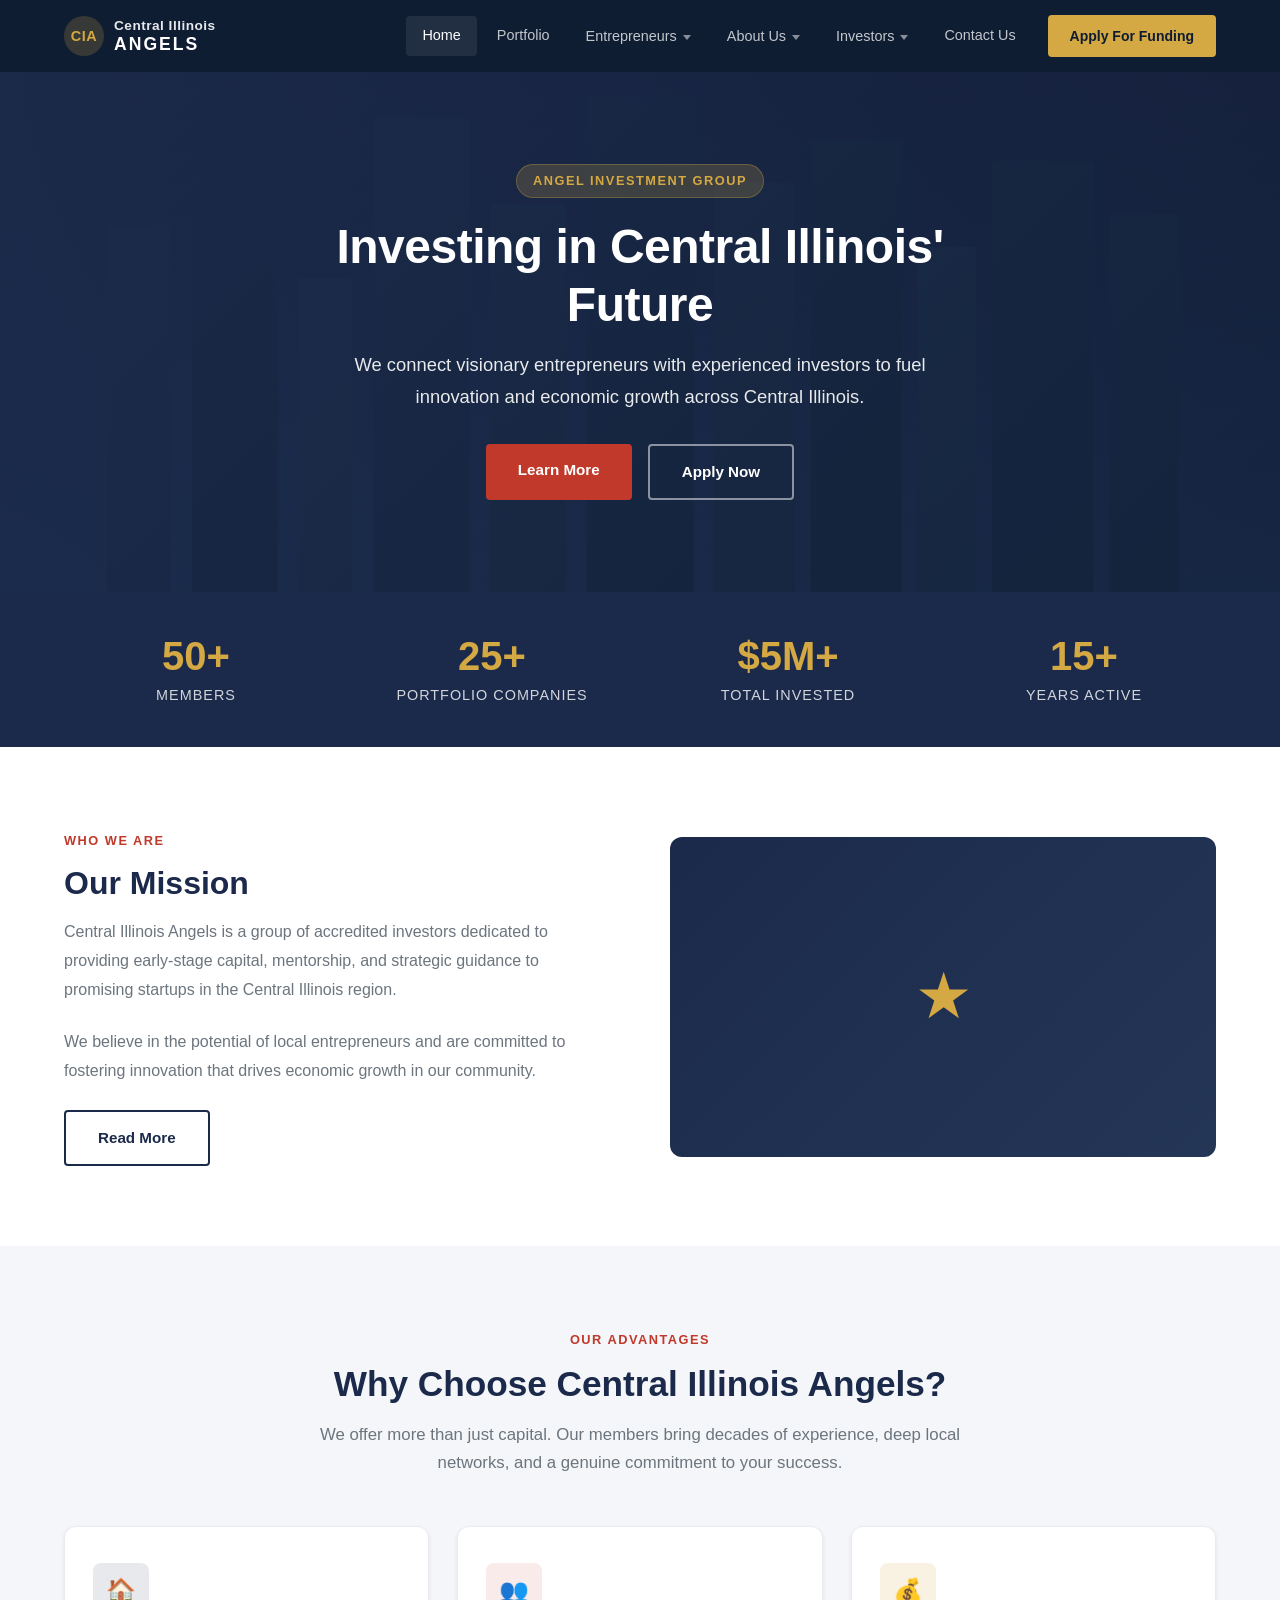
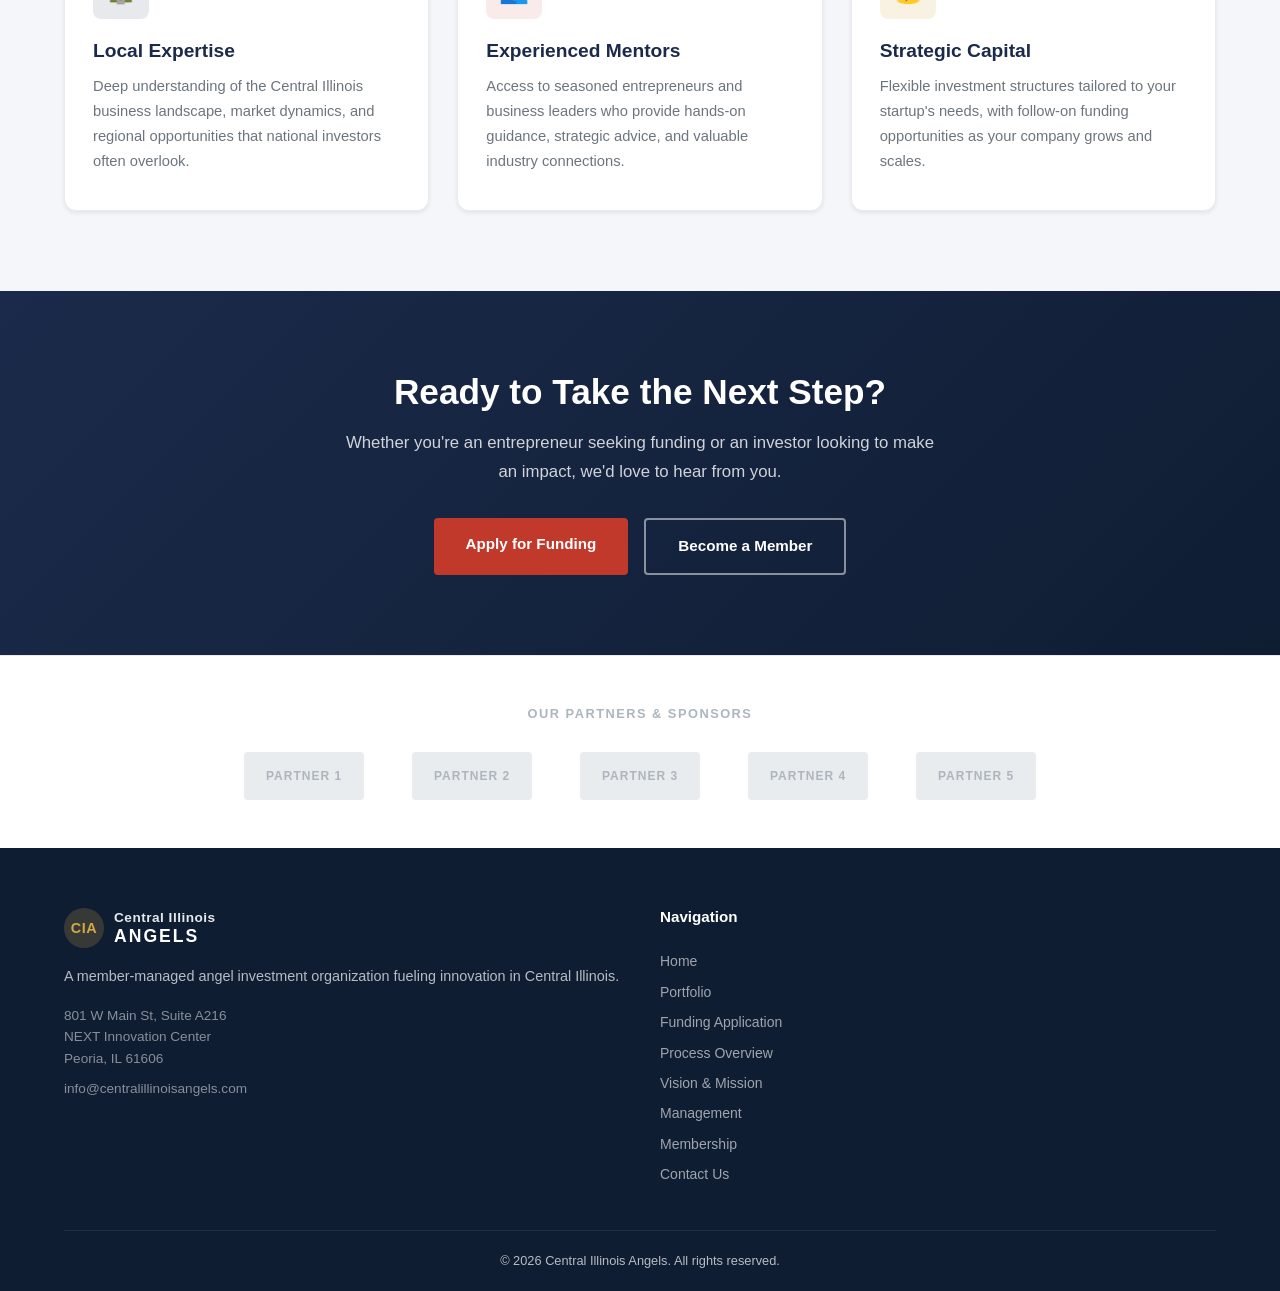
<file: index.html>
<!DOCTYPE html>
<html lang="en">
<head>
  <meta charset="UTF-8">
  <meta name="viewport" content="width=device-width, initial-scale=1.0">
  <title>Central Illinois Angels - Investing in Central Illinois' Future</title>
  <link rel="stylesheet" href="css/styles.css">
</head>
<body>

  <!-- Header -->
  <header class="header">
    <div class="container">
      <a href="index.html" class="logo">
        <div class="logo-icon">CIA</div>
        <div class="logo-text">
          <span class="logo-top">Central Illinois</span>
          <span class="logo-bottom">Angels</span>
        </div>
      </a>
      <nav class="nav" id="mainNav">
        <a href="index.html" class="nav-link active">Home</a>
        <a href="pages/portfolio.html" class="nav-link">Portfolio</a>
        <div class="nav-dropdown">
          <a href="#" class="nav-link">Entrepreneurs</a>
          <div class="dropdown-menu">
            <a href="pages/funding-application.html">Funding Application</a>
            <a href="pages/resources.html">Resources</a>
            <a href="pages/process-overview.html">Process Overview</a>
          </div>
        </div>
        <div class="nav-dropdown">
          <a href="#" class="nav-link">About Us</a>
          <div class="dropdown-menu">
            <a href="pages/mission-vision.html">Mission &amp; Vision</a>
            <a href="pages/management.html">Management</a>
            <a href="pages/investment-focus.html">Investment Focus</a>
          </div>
        </div>
        <div class="nav-dropdown">
          <a href="#" class="nav-link">Investors</a>
          <div class="dropdown-menu">
            <a href="pages/membership.html">Membership</a>
            <a href="pages/investor-resources.html">Investor Resources</a>
            <a href="pages/member-login.html">Member Login</a>
          </div>
        </div>
        <a href="pages/contact.html" class="nav-link">Contact Us</a>
        <a href="pages/funding-application.html" class="btn-apply-nav">Apply For Funding</a>
      </nav>
      <button class="hamburger" id="hamburger" onclick="document.getElementById('mainNav').classList.toggle('open')">
        <span></span>
        <span></span>
        <span></span>
      </button>
    </div>
  </header>

  <!-- Hero -->
  <section class="hero hero-home">
    <div class="hero-bg"></div>
    <div class="hero-content">
      <span class="hero-badge">Angel Investment Group</span>
      <h1>Investing in Central Illinois' Future</h1>
      <p>We connect visionary entrepreneurs with experienced investors to fuel innovation and economic growth across Central Illinois.</p>
      <div class="hero-buttons">
        <a href="pages/mission-vision.html" class="btn btn-primary">Learn More</a>
        <a href="pages/funding-application.html" class="btn btn-outline">Apply Now</a>
      </div>
    </div>
  </section>

  <!-- Stats Bar -->
  <section class="stats-bar">
    <div class="container">
      <div class="stats-grid">
        <div class="stat-item">
          <h3>50+</h3>
          <p>Members</p>
        </div>
        <div class="stat-item">
          <h3>25+</h3>
          <p>Portfolio Companies</p>
        </div>
        <div class="stat-item">
          <h3>$5M+</h3>
          <p>Total Invested</p>
        </div>
        <div class="stat-item">
          <h3>15+</h3>
          <p>Years Active</p>
        </div>
      </div>
    </div>
  </section>

  <!-- Mission Section -->
  <section class="section section-white">
    <div class="container">
      <div class="mission-row">
        <div class="mission-content">
          <span class="label">Who We Are</span>
          <h2>Our Mission</h2>
          <p>Central Illinois Angels is a group of accredited investors dedicated to providing early-stage capital, mentorship, and strategic guidance to promising startups in the Central Illinois region.</p>
          <p>We believe in the potential of local entrepreneurs and are committed to fostering innovation that drives economic growth in our community.</p>
          <a href="pages/mission-vision.html" class="btn btn-outline-dark">Read More</a>
        </div>
        <div class="mission-image">
          &#9733;
        </div>
      </div>
    </div>
  </section>

  <!-- Why Choose CIA -->
  <section class="section section-light">
    <div class="container">
      <div class="section-header">
        <span class="label">Our Advantages</span>
        <h2>Why Choose Central Illinois Angels?</h2>
        <p>We offer more than just capital. Our members bring decades of experience, deep local networks, and a genuine commitment to your success.</p>
      </div>
      <div class="card-grid">
        <div class="card">
          <div class="card-icon card-icon-navy">&#127968;</div>
          <h3>Local Expertise</h3>
          <p>Deep understanding of the Central Illinois business landscape, market dynamics, and regional opportunities that national investors often overlook.</p>
        </div>
        <div class="card">
          <div class="card-icon card-icon-red">&#128101;</div>
          <h3>Experienced Mentors</h3>
          <p>Access to seasoned entrepreneurs and business leaders who provide hands-on guidance, strategic advice, and valuable industry connections.</p>
        </div>
        <div class="card">
          <div class="card-icon card-icon-gold">&#128176;</div>
          <h3>Strategic Capital</h3>
          <p>Flexible investment structures tailored to your startup's needs, with follow-on funding opportunities as your company grows and scales.</p>
        </div>
      </div>
    </div>
  </section>

  <!-- CTA Section -->
  <section class="cta-section">
    <div class="container">
      <h2>Ready to Take the Next Step?</h2>
      <p>Whether you're an entrepreneur seeking funding or an investor looking to make an impact, we'd love to hear from you.</p>
      <div class="cta-buttons">
        <a href="pages/funding-application.html" class="btn btn-primary">Apply for Funding</a>
        <a href="pages/membership.html" class="btn btn-outline">Become a Member</a>
      </div>
    </div>
  </section>

  <!-- Partners -->
  <section class="partners-section">
    <div class="container">
      <p class="partners-label">Our Partners &amp; Sponsors</p>
      <div class="partners-grid">
        <div class="partner-logo">Partner 1</div>
        <div class="partner-logo">Partner 2</div>
        <div class="partner-logo">Partner 3</div>
        <div class="partner-logo">Partner 4</div>
        <div class="partner-logo">Partner 5</div>
      </div>
    </div>
  </section>

  <!-- Footer -->
  <footer class="footer">
    <div class="container">
      <div class="footer-grid">
        <div class="footer-brand">
          <div class="logo">
            <div class="logo-icon">CIA</div>
            <div class="logo-text">
              <span class="logo-top">Central Illinois</span>
              <span class="logo-bottom">Angels</span>
            </div>
          </div>
          <p>A member-managed angel investment organization fueling innovation in Central Illinois.</p>
          <div class="footer-address">801 W Main St, Suite A216<br>NEXT Innovation Center<br>Peoria, IL 61606</div>
          <a href="mailto:info@centralillinoisangels.com" class="footer-email">info@centralillinoisangels.com</a>
        </div>
        <div class="footer-col">
          <h4>Navigation</h4>
          <a href="index.html">Home</a>
          <a href="pages/portfolio.html">Portfolio</a>
          <a href="pages/funding-application.html">Funding Application</a>
          <a href="pages/process-overview.html">Process Overview</a>
          <a href="pages/mission-vision.html">Vision &amp; Mission</a>
          <a href="pages/management.html">Management</a>
          <a href="pages/membership.html">Membership</a>
          <a href="pages/contact.html">Contact Us</a>
        </div>
      </div>
      <div class="footer-bottom">
        <p>&copy; 2026 Central Illinois Angels. All rights reserved.</p>
      </div>
    </div>
  </footer>

  <script>
    // Mobile dropdown toggles
    document.querySelectorAll('.nav-dropdown > .nav-link').forEach(function(link) {
      link.addEventListener('click', function(e) {
        if (window.innerWidth <= 768) {
          e.preventDefault();
          this.parentElement.classList.toggle('open');
        }
      });
    });
  </script>

</body>
</html>
</file>
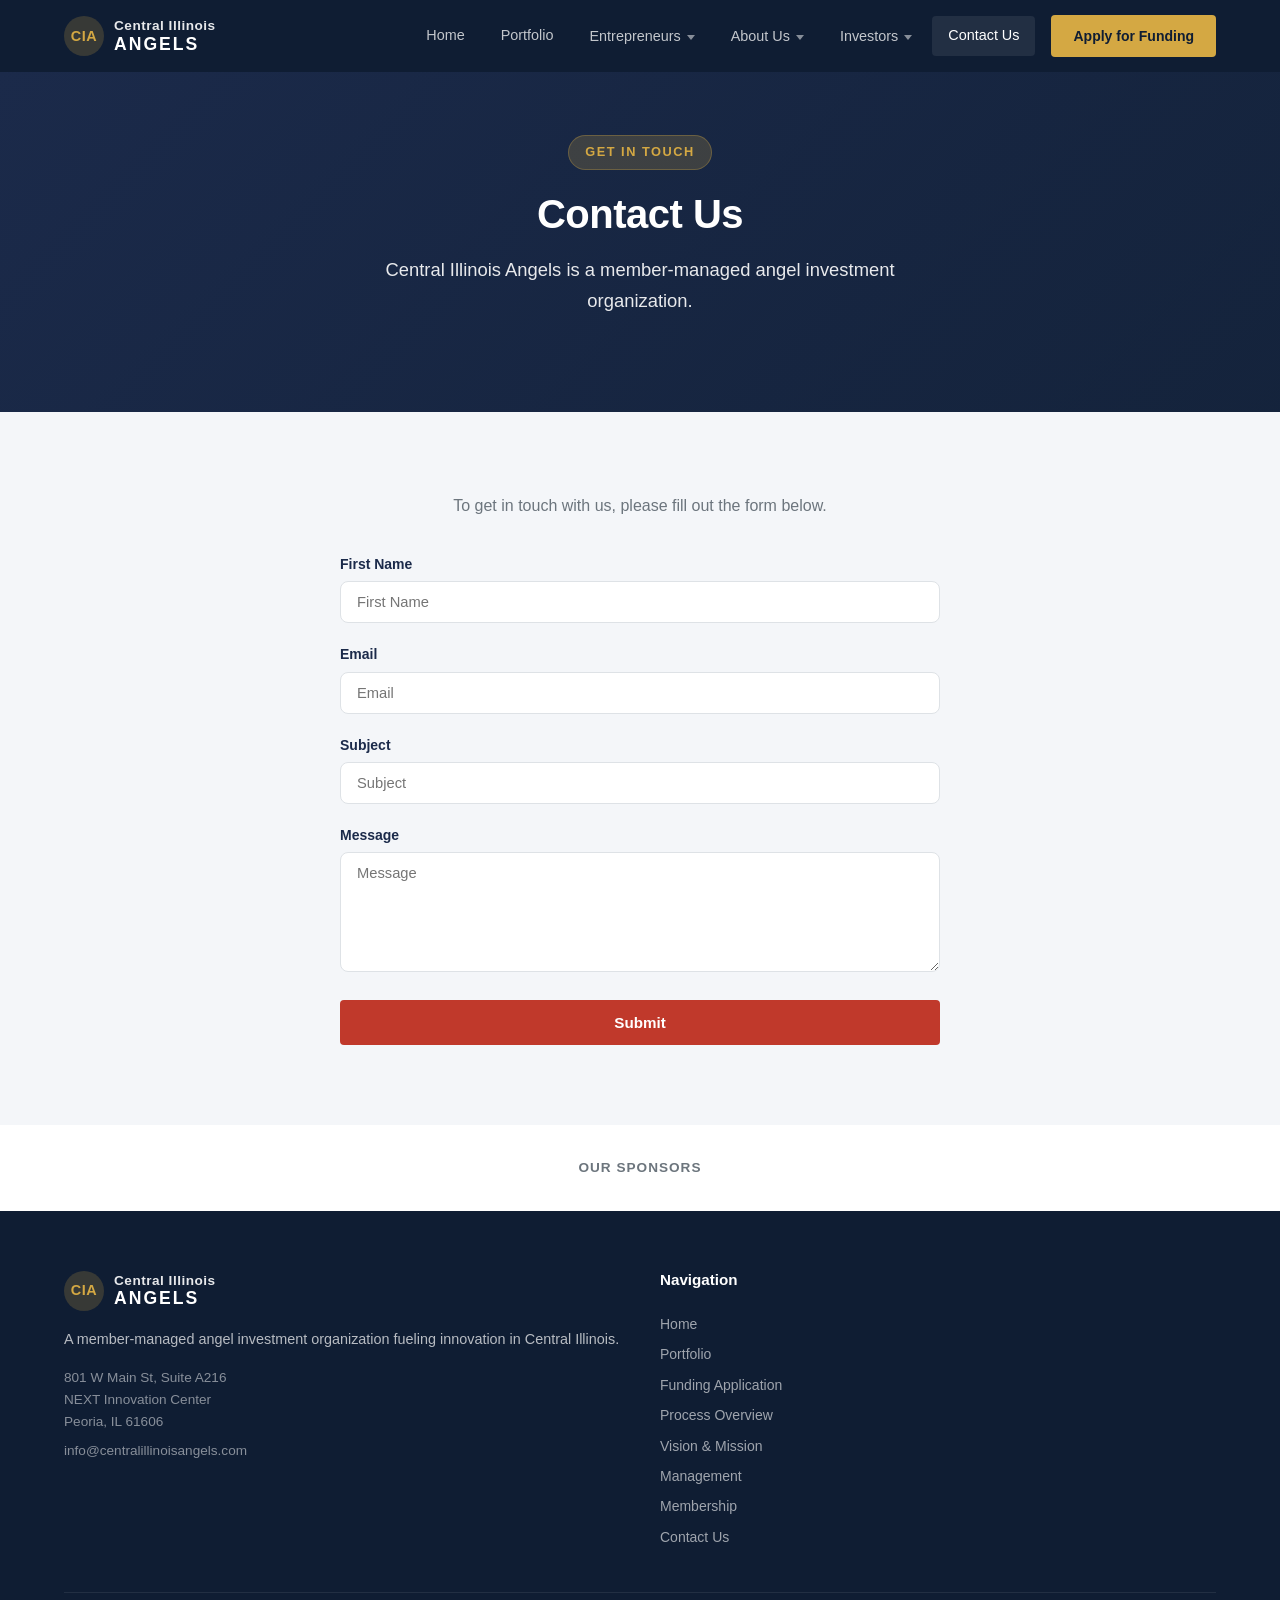
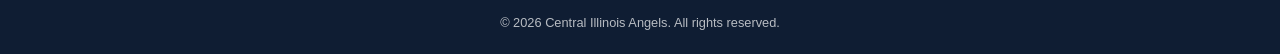
<file: pages/contact.html>
<!DOCTYPE html>
<html lang="en">
<head>
  <meta charset="UTF-8">
  <meta name="viewport" content="width=device-width, initial-scale=1.0">
  <title>Contact Us - Central Illinois Angels</title>
  <link rel="stylesheet" href="../css/styles.css">
</head>
<body>

  <!-- Header -->
  <header class="header">
    <div class="container">
      <a href="../index.html" class="logo">
        <div class="logo-icon">CIA</div>
        <div class="logo-text">
          <span class="logo-top">Central Illinois</span>
          <span class="logo-bottom">Angels</span>
        </div>
      </a>
      <nav class="nav" id="mainNav">
        <a href="../index.html" class="nav-link">Home</a>
        <a href="portfolio.html" class="nav-link">Portfolio</a>
        <div class="nav-dropdown">
          <a href="#" class="nav-link">Entrepreneurs</a>
          <div class="dropdown-menu">
            <a href="funding-application.html">Funding Application</a>
            <a href="resources.html">Resources</a>
            <a href="process-overview.html">Process Overview</a>
          </div>
        </div>
        <div class="nav-dropdown">
          <a href="#" class="nav-link">About Us</a>
          <div class="dropdown-menu">
            <a href="mission-vision.html">Mission &amp; Vision</a>
            <a href="management.html">Management</a>
            <a href="investment-focus.html">Investment Focus</a>
          </div>
        </div>
        <div class="nav-dropdown">
          <a href="#" class="nav-link">Investors</a>
          <div class="dropdown-menu">
            <a href="membership.html">Membership</a>
            <a href="investor-resources.html">Investor Resources</a>
            <a href="member-login.html">Member Login</a>
          </div>
        </div>
        <a href="contact.html" class="nav-link active">Contact Us</a>
        <a href="funding-application.html" class="btn-apply-nav">Apply for Funding</a>
      </nav>
      <button class="hamburger" onclick="document.getElementById('mainNav').classList.toggle('open')">
        <span></span><span></span><span></span>
      </button>
    </div>
  </header>

  <!-- Hero -->
  <section class="hero hero-inner">
    <div class="hero-bg" style="background: linear-gradient(135deg, #1B2A4A 0%, #243656 100%);"></div>
    <div class="hero-content">
      <span class="hero-badge">Get in Touch</span>
      <h1>Contact Us</h1>
      <p>Central Illinois Angels is a member-managed angel investment organization.</p>
    </div>
  </section>

  <!-- Contact Form -->
  <section class="section section-light">
    <div class="container">
      <div class="contact-simple">
        <p style="font-size: 1rem; color: var(--text-muted); line-height: 1.8; margin-bottom: 32px; text-align: center;">To get in touch with us, please fill out the form below.</p>
        <form>
          <div class="form-group">
            <label>First Name</label>
            <input type="text" placeholder="First Name" required>
          </div>
          <div class="form-group">
            <label>Email</label>
            <input type="email" placeholder="Email" required>
          </div>
          <div class="form-group">
            <label>Subject</label>
            <input type="text" placeholder="Subject" required>
          </div>
          <div class="form-group">
            <label>Message</label>
            <textarea placeholder="Message" required></textarea>
          </div>
          <button type="submit" class="btn btn-primary" style="width: 100%;">Submit</button>
        </form>
      </div>
    </div>
  </section>

  <!-- Sponsors -->
  <section class="section section-white" style="padding: 32px 0;">
    <div class="container" style="text-align: center;">
      <p style="font-size: 0.85rem; color: var(--text-muted); text-transform: uppercase; letter-spacing: 1px; font-weight: 600;">Our Sponsors</p>
    </div>
  </section>

  <!-- Footer -->
  <footer class="footer">
    <div class="container">
      <div class="footer-grid">
        <div class="footer-brand">
          <div class="logo">
            <div class="logo-icon">CIA</div>
            <div class="logo-text">
              <span class="logo-top">Central Illinois</span>
              <span class="logo-bottom">Angels</span>
            </div>
          </div>
          <p>A member-managed angel investment organization fueling innovation in Central Illinois.</p>
          <div class="footer-address">801 W Main St, Suite A216<br>NEXT Innovation Center<br>Peoria, IL 61606</div>
          <a href="mailto:info@centralillinoisangels.com" class="footer-email">info@centralillinoisangels.com</a>
        </div>
        <div class="footer-col">
          <h4>Navigation</h4>
          <a href="../index.html">Home</a>
          <a href="portfolio.html">Portfolio</a>
          <a href="funding-application.html">Funding Application</a>
          <a href="process-overview.html">Process Overview</a>
          <a href="mission-vision.html">Vision &amp; Mission</a>
          <a href="management.html">Management</a>
          <a href="membership.html">Membership</a>
          <a href="contact.html">Contact Us</a>
        </div>
      </div>
      <div class="footer-bottom">
        <p>&copy; 2026 Central Illinois Angels. All rights reserved.</p>
      </div>
    </div>
  </footer>

  <script>
    document.querySelectorAll('.nav-dropdown > .nav-link').forEach(function(link) {
      link.addEventListener('click', function(e) {
        if (window.innerWidth <= 768) { e.preventDefault(); this.parentElement.classList.toggle('open'); }
      });
    });
  </script>
</body>
</html>
</file>
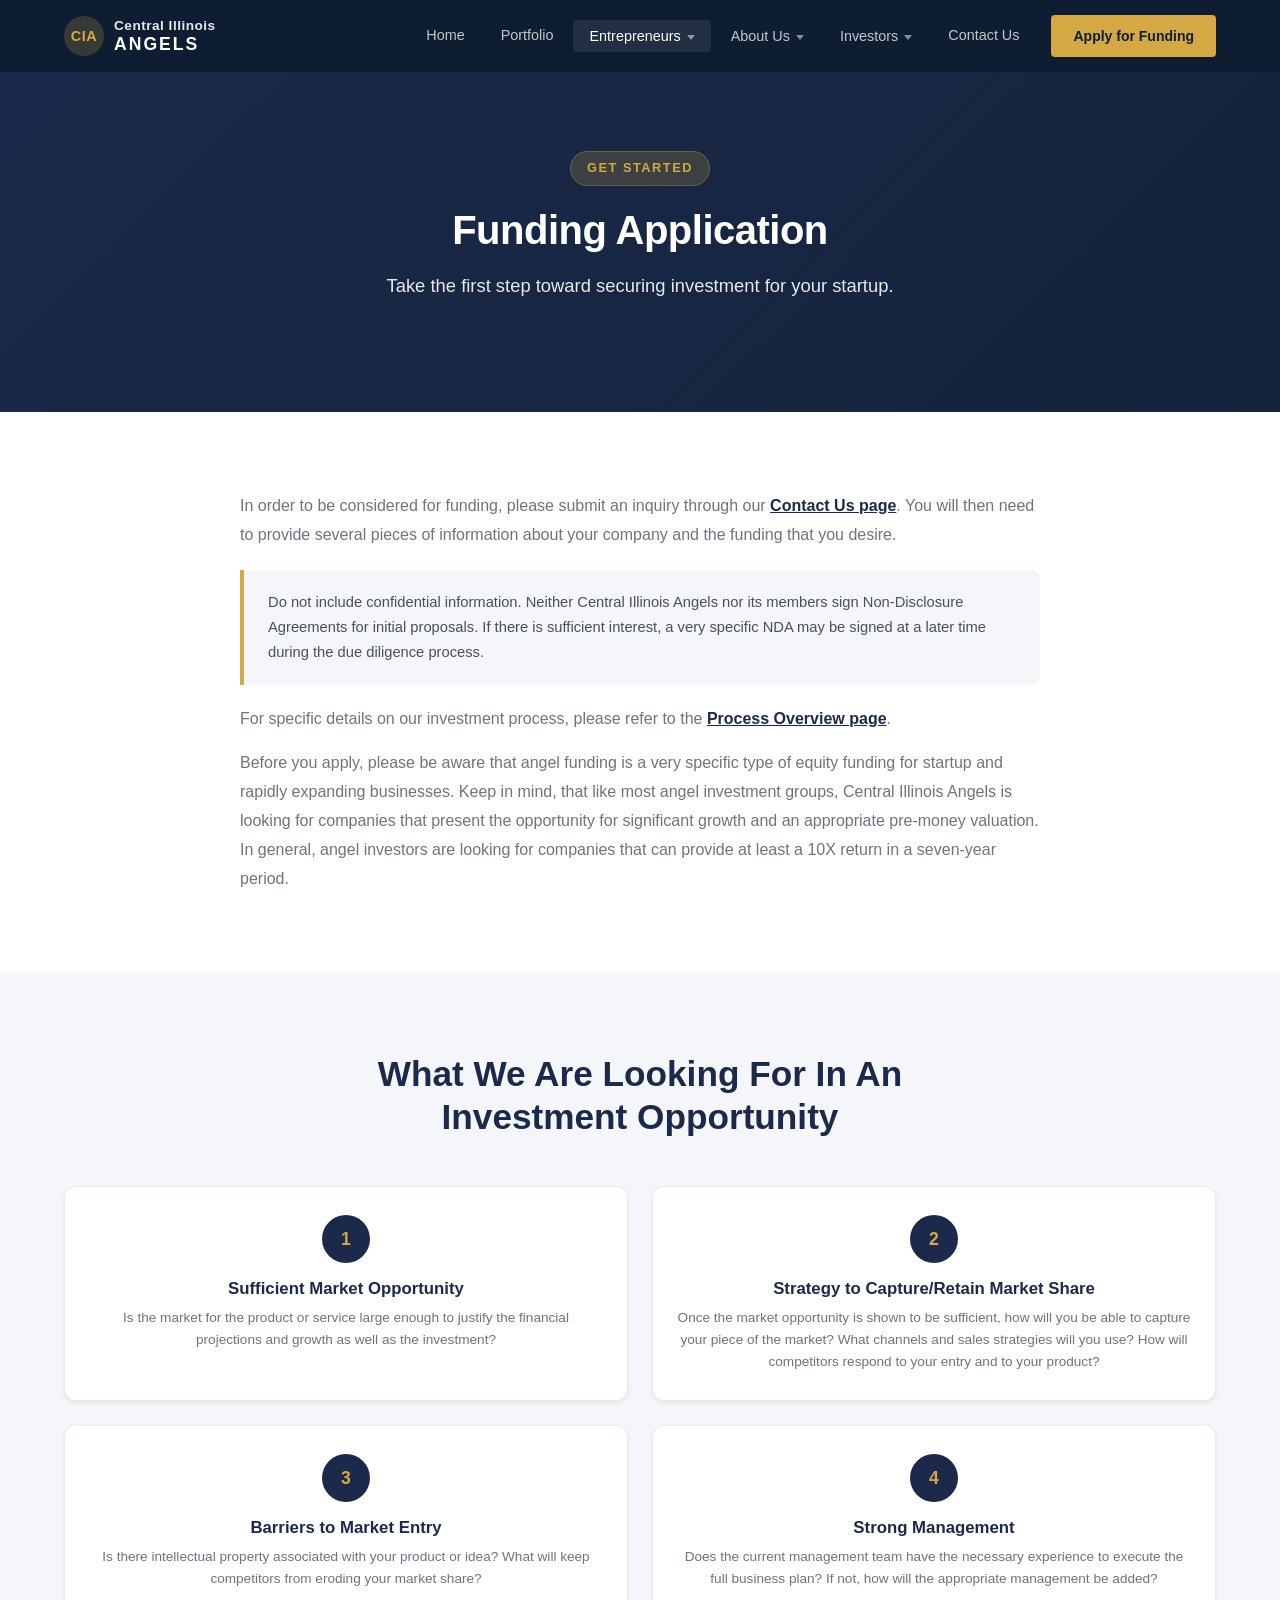
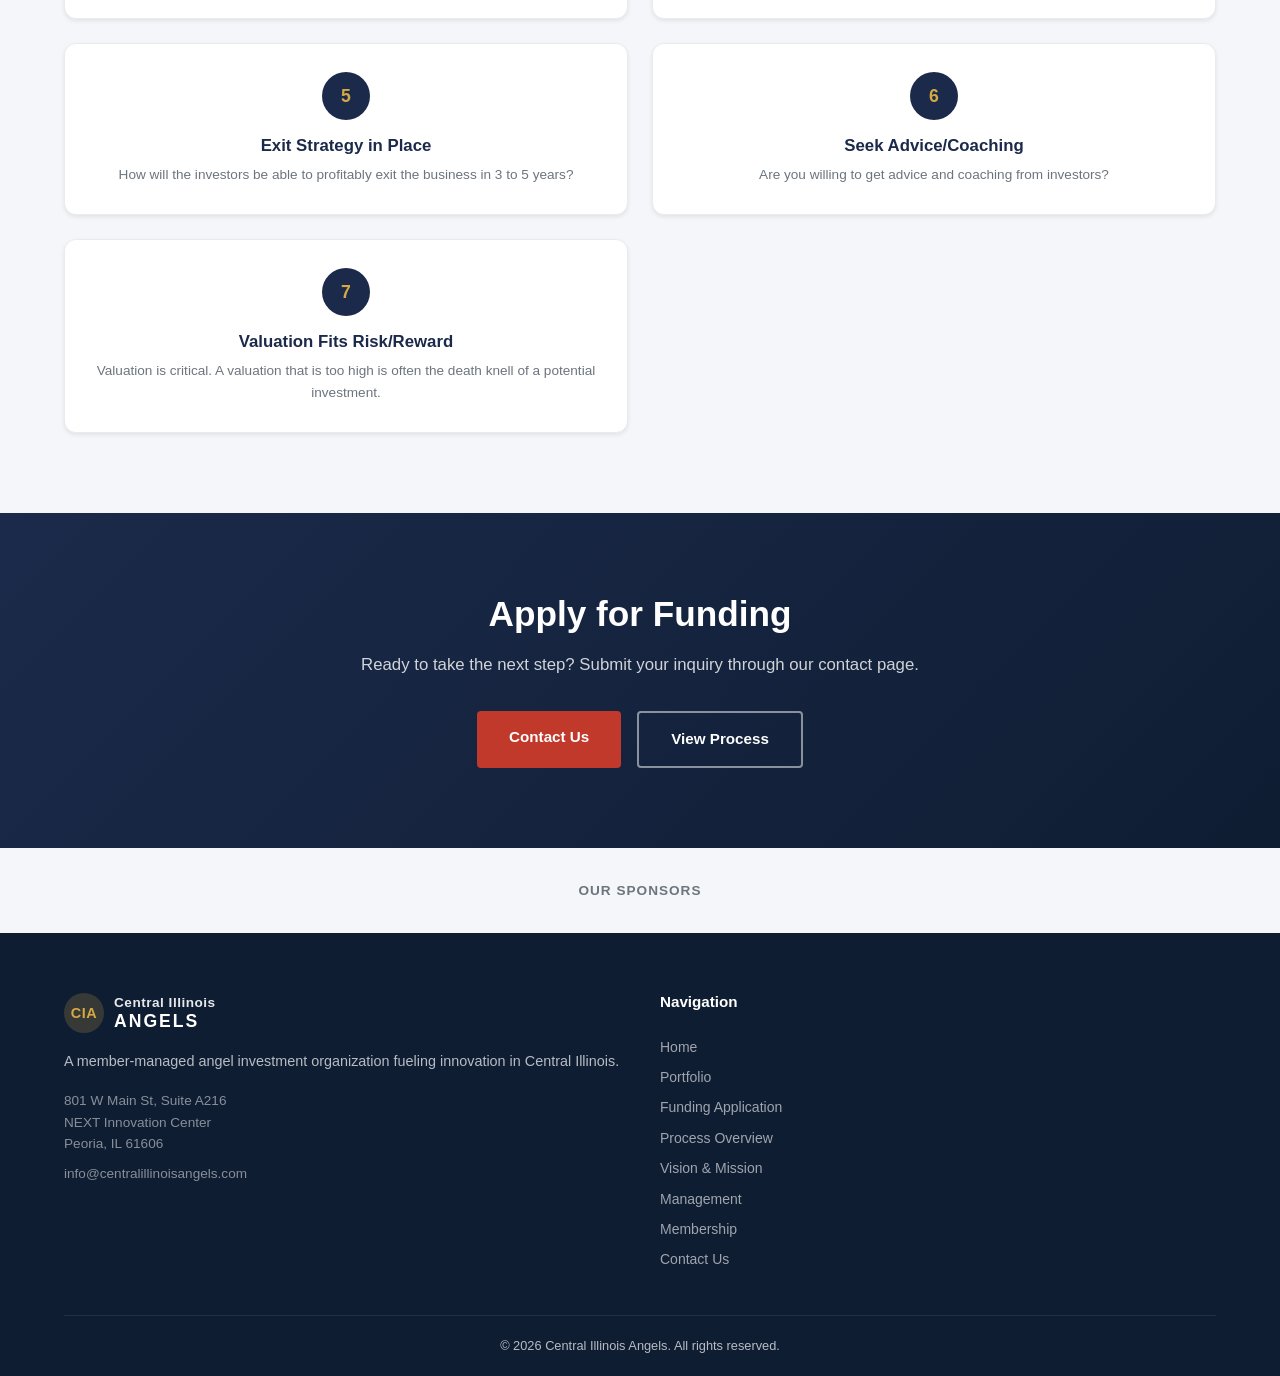
<file: pages/funding-application.html>
<!DOCTYPE html>
<html lang="en">
<head>
  <meta charset="UTF-8">
  <meta name="viewport" content="width=device-width, initial-scale=1.0">
  <title>Funding Application - Central Illinois Angels</title>
  <link rel="stylesheet" href="../css/styles.css">
</head>
<body>

  <!-- Header -->
  <header class="header">
    <div class="container">
      <a href="../index.html" class="logo">
        <div class="logo-icon">CIA</div>
        <div class="logo-text">
          <span class="logo-top">Central Illinois</span>
          <span class="logo-bottom">Angels</span>
        </div>
      </a>
      <nav class="nav" id="mainNav">
        <a href="../index.html" class="nav-link">Home</a>
        <a href="portfolio.html" class="nav-link">Portfolio</a>
        <div class="nav-dropdown">
          <a href="#" class="nav-link active">Entrepreneurs</a>
          <div class="dropdown-menu">
            <a href="funding-application.html">Funding Application</a>
            <a href="resources.html">Resources</a>
            <a href="process-overview.html">Process Overview</a>
          </div>
        </div>
        <div class="nav-dropdown">
          <a href="#" class="nav-link">About Us</a>
          <div class="dropdown-menu">
            <a href="mission-vision.html">Mission &amp; Vision</a>
            <a href="management.html">Management</a>
            <a href="investment-focus.html">Investment Focus</a>
          </div>
        </div>
        <div class="nav-dropdown">
          <a href="#" class="nav-link">Investors</a>
          <div class="dropdown-menu">
            <a href="membership.html">Membership</a>
            <a href="investor-resources.html">Investor Resources</a>
            <a href="member-login.html">Member Login</a>
          </div>
        </div>
        <a href="contact.html" class="nav-link">Contact Us</a>
        <a href="funding-application.html" class="btn-apply-nav">Apply for Funding</a>
      </nav>
      <button class="hamburger" onclick="document.getElementById('mainNav').classList.toggle('open')">
        <span></span><span></span><span></span>
      </button>
    </div>
  </header>

  <!-- Hero -->
  <section class="hero hero-inner">
    <div class="hero-bg" style="background: linear-gradient(135deg, #1B2A4A 0%, #243656 100%);"></div>
    <div class="hero-content">
      <span class="hero-badge">Get Started</span>
      <h1>Funding Application</h1>
      <p>Take the first step toward securing investment for your startup.</p>
    </div>
  </section>

  <!-- Get Started -->
  <section class="section section-white">
    <div class="container">
      <div style="max-width: 800px; margin: 0 auto;">
        <p style="font-size: 1rem; color: var(--text-muted); line-height: 1.8; margin-bottom: 16px;">In order to be considered for funding, please submit an inquiry through our <a href="contact.html" style="color: var(--navy); font-weight: 600; text-decoration: underline;">Contact Us page</a>. You will then need to provide several pieces of information about your company and the funding that you desire.</p>
        <div class="callout-box">
          Do not include confidential information. Neither Central Illinois Angels nor its members sign Non-Disclosure Agreements for initial proposals. If there is sufficient interest, a very specific NDA may be signed at a later time during the due diligence process.
        </div>
        <p style="font-size: 1rem; color: var(--text-muted); line-height: 1.8; margin-bottom: 16px;">For specific details on our investment process, please refer to the <a href="process-overview.html" style="color: var(--navy); font-weight: 600; text-decoration: underline;">Process Overview page</a>.</p>
        <p style="font-size: 1rem; color: var(--text-muted); line-height: 1.8;">Before you apply, please be aware that angel funding is a very specific type of equity funding for startup and rapidly expanding businesses. Keep in mind, that like most angel investment groups, Central Illinois Angels is looking for companies that present the opportunity for significant growth and an appropriate pre-money valuation. In general, angel investors are looking for companies that can provide at least a 10X return in a seven-year period.</p>
      </div>
    </div>
  </section>

  <!-- What We Are Looking For -->
  <section class="section section-light">
    <div class="container">
      <div class="section-header">
        <h2>What We Are Looking For In An Investment Opportunity</h2>
      </div>
      <div class="criteria-grid">
        <div class="criteria-icon-card">
          <div class="criteria-num">1</div>
          <h3>Sufficient Market Opportunity</h3>
          <p>Is the market for the product or service large enough to justify the financial projections and growth as well as the investment?</p>
        </div>
        <div class="criteria-icon-card">
          <div class="criteria-num">2</div>
          <h3>Strategy to Capture/Retain Market Share</h3>
          <p>Once the market opportunity is shown to be sufficient, how will you be able to capture your piece of the market? What channels and sales strategies will you use? How will competitors respond to your entry and to your product?</p>
        </div>
        <div class="criteria-icon-card">
          <div class="criteria-num">3</div>
          <h3>Barriers to Market Entry</h3>
          <p>Is there intellectual property associated with your product or idea? What will keep competitors from eroding your market share?</p>
        </div>
        <div class="criteria-icon-card">
          <div class="criteria-num">4</div>
          <h3>Strong Management</h3>
          <p>Does the current management team have the necessary experience to execute the full business plan? If not, how will the appropriate management be added?</p>
        </div>
        <div class="criteria-icon-card">
          <div class="criteria-num">5</div>
          <h3>Exit Strategy in Place</h3>
          <p>How will the investors be able to profitably exit the business in 3 to 5 years?</p>
        </div>
        <div class="criteria-icon-card">
          <div class="criteria-num">6</div>
          <h3>Seek Advice/Coaching</h3>
          <p>Are you willing to get advice and coaching from investors?</p>
        </div>
        <div class="criteria-icon-card">
          <div class="criteria-num">7</div>
          <h3>Valuation Fits Risk/Reward</h3>
          <p>Valuation is critical. A valuation that is too high is often the death knell of a potential investment.</p>
        </div>
      </div>
    </div>
  </section>

  <!-- CTA -->
  <section class="cta-section">
    <div class="container">
      <h2>Apply for Funding</h2>
      <p>Ready to take the next step? Submit your inquiry through our contact page.</p>
      <div class="cta-buttons">
        <a href="contact.html" class="btn btn-primary">Contact Us</a>
        <a href="process-overview.html" class="btn btn-outline">View Process</a>
      </div>
    </div>
  </section>

  <!-- Sponsors -->
  <section class="section section-light" style="padding: 32px 0;">
    <div class="container" style="text-align: center;">
      <p style="font-size: 0.85rem; color: var(--text-muted); text-transform: uppercase; letter-spacing: 1px; font-weight: 600;">Our Sponsors</p>
    </div>
  </section>

  <!-- Footer -->
  <footer class="footer">
    <div class="container">
      <div class="footer-grid">
        <div class="footer-brand">
          <div class="logo">
            <div class="logo-icon">CIA</div>
            <div class="logo-text">
              <span class="logo-top">Central Illinois</span>
              <span class="logo-bottom">Angels</span>
            </div>
          </div>
          <p>A member-managed angel investment organization fueling innovation in Central Illinois.</p>
          <div class="footer-address">801 W Main St, Suite A216<br>NEXT Innovation Center<br>Peoria, IL 61606</div>
          <a href="mailto:info@centralillinoisangels.com" class="footer-email">info@centralillinoisangels.com</a>
        </div>
        <div class="footer-col">
          <h4>Navigation</h4>
          <a href="../index.html">Home</a>
          <a href="portfolio.html">Portfolio</a>
          <a href="funding-application.html">Funding Application</a>
          <a href="process-overview.html">Process Overview</a>
          <a href="mission-vision.html">Vision &amp; Mission</a>
          <a href="management.html">Management</a>
          <a href="membership.html">Membership</a>
          <a href="contact.html">Contact Us</a>
        </div>
      </div>
      <div class="footer-bottom">
        <p>&copy; 2026 Central Illinois Angels. All rights reserved.</p>
      </div>
    </div>
  </footer>

  <script>
    document.querySelectorAll('.nav-dropdown > .nav-link').forEach(function(link) {
      link.addEventListener('click', function(e) {
        if (window.innerWidth <= 768) { e.preventDefault(); this.parentElement.classList.toggle('open'); }
      });
    });
  </script>
</body>
</html>
</file>
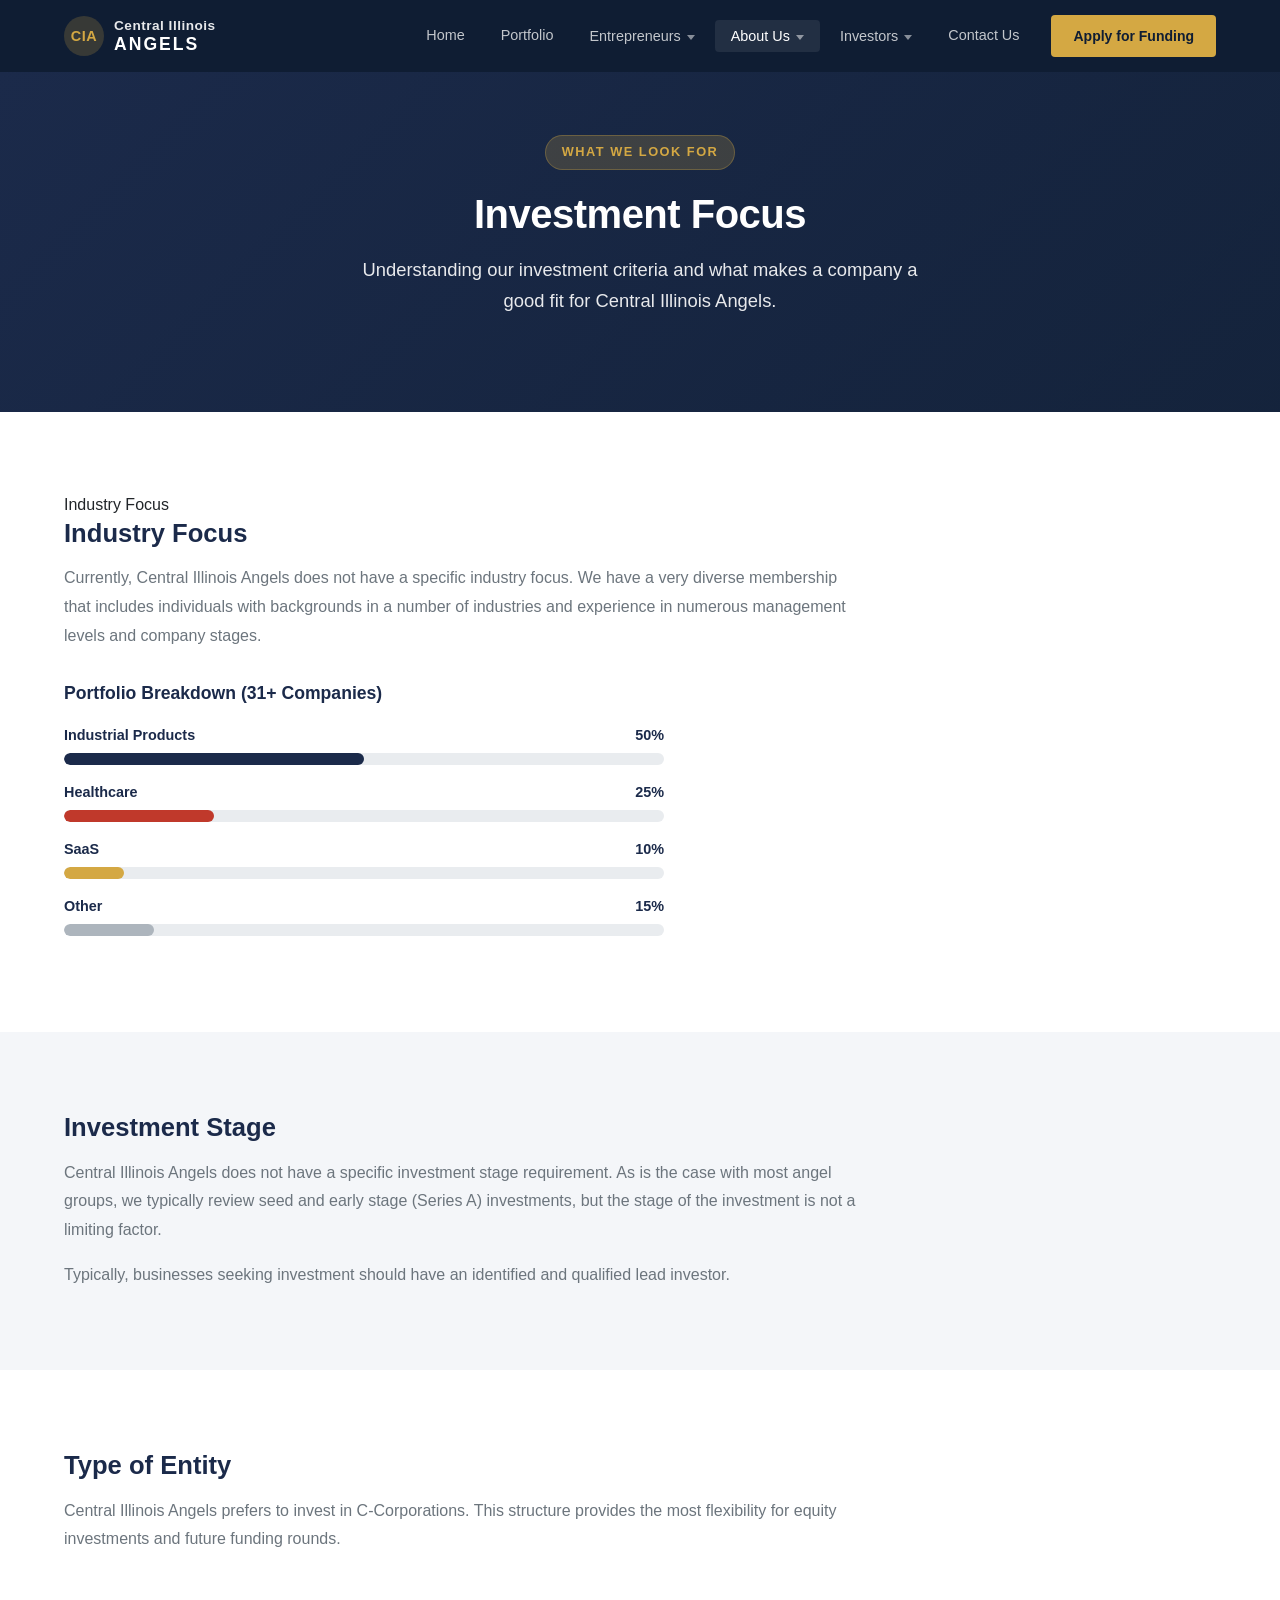
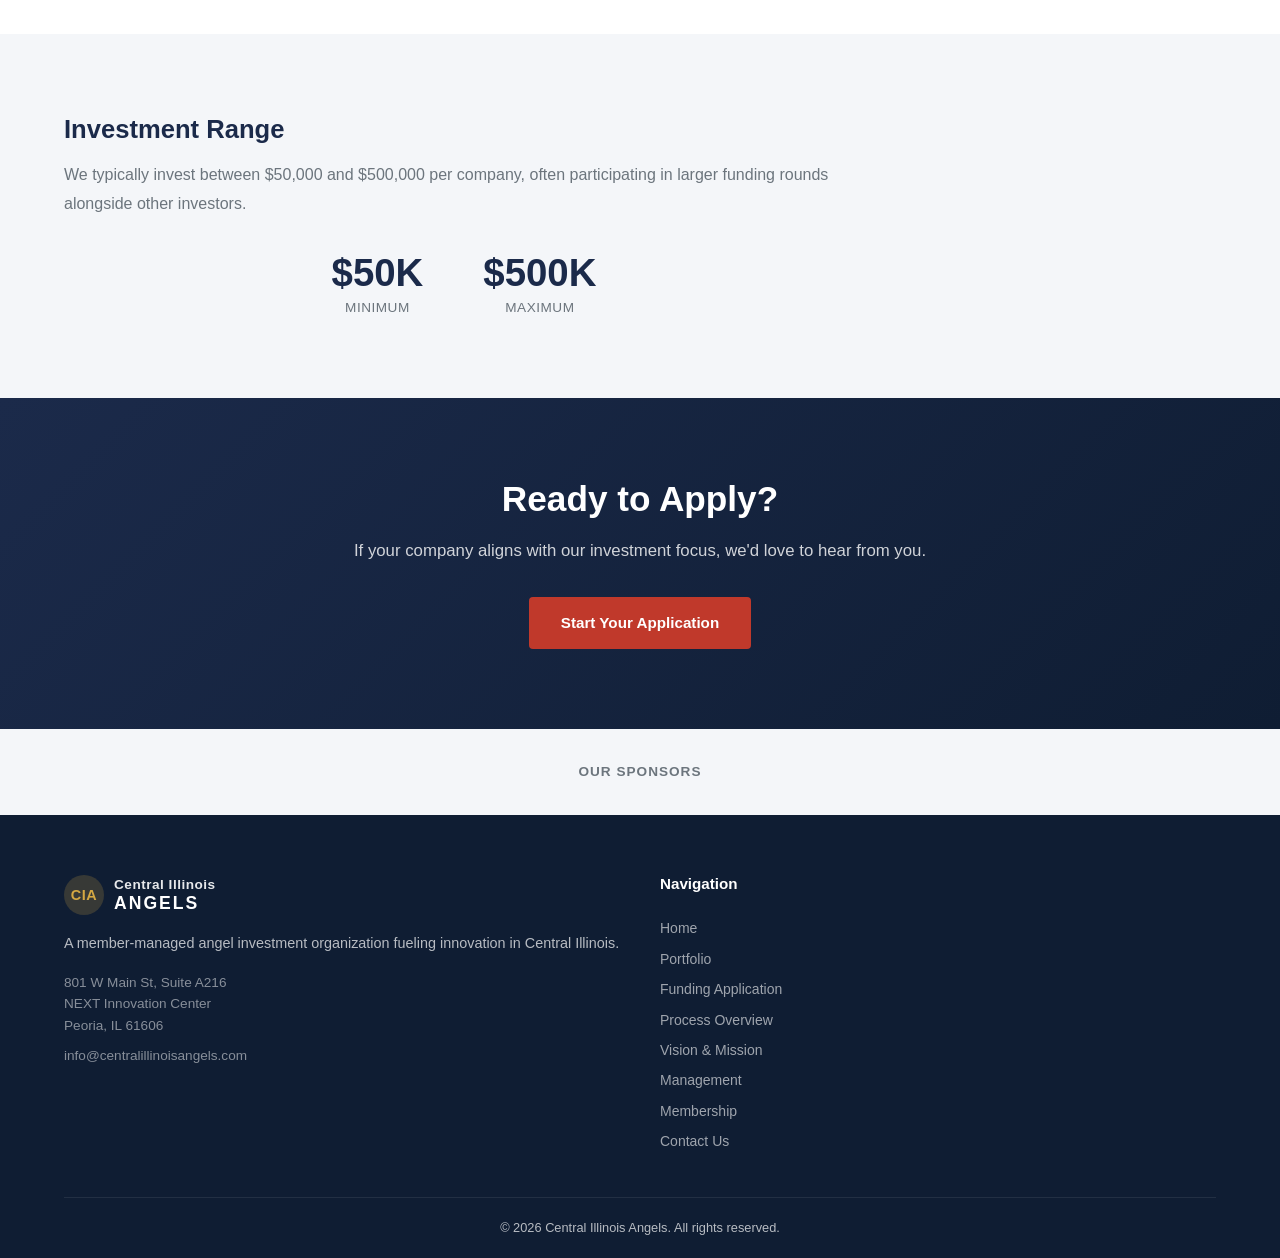
<file: pages/investment-focus.html>
<!DOCTYPE html>
<html lang="en">
<head>
  <meta charset="UTF-8">
  <meta name="viewport" content="width=device-width, initial-scale=1.0">
  <title>Investment Focus - Central Illinois Angels</title>
  <link rel="stylesheet" href="../css/styles.css">
</head>
<body>

  <!-- Header -->
  <header class="header">
    <div class="container">
      <a href="../index.html" class="logo">
        <div class="logo-icon">CIA</div>
        <div class="logo-text">
          <span class="logo-top">Central Illinois</span>
          <span class="logo-bottom">Angels</span>
        </div>
      </a>
      <nav class="nav" id="mainNav">
        <a href="../index.html" class="nav-link">Home</a>
        <a href="portfolio.html" class="nav-link">Portfolio</a>
        <div class="nav-dropdown">
          <a href="#" class="nav-link">Entrepreneurs</a>
          <div class="dropdown-menu">
            <a href="funding-application.html">Funding Application</a>
            <a href="resources.html">Resources</a>
            <a href="process-overview.html">Process Overview</a>
          </div>
        </div>
        <div class="nav-dropdown">
          <a href="#" class="nav-link active">About Us</a>
          <div class="dropdown-menu">
            <a href="mission-vision.html">Mission &amp; Vision</a>
            <a href="management.html">Management</a>
            <a href="investment-focus.html">Investment Focus</a>
          </div>
        </div>
        <div class="nav-dropdown">
          <a href="#" class="nav-link">Investors</a>
          <div class="dropdown-menu">
            <a href="membership.html">Membership</a>
            <a href="investor-resources.html">Investor Resources</a>
            <a href="member-login.html">Member Login</a>
          </div>
        </div>
        <a href="contact.html" class="nav-link">Contact Us</a>
        <a href="funding-application.html" class="btn-apply-nav">Apply for Funding</a>
      </nav>
      <button class="hamburger" onclick="document.getElementById('mainNav').classList.toggle('open')">
        <span></span><span></span><span></span>
      </button>
    </div>
  </header>

  <!-- Hero -->
  <section class="hero hero-inner">
    <div class="hero-bg" style="background: linear-gradient(135deg, #1B2A4A 0%, #243656 100%);"></div>
    <div class="hero-content">
      <span class="hero-badge">What We Look For</span>
      <h1>Investment Focus</h1>
      <p>Understanding our investment criteria and what makes a company a good fit for Central Illinois Angels.</p>
    </div>
  </section>

  <!-- Industry Focus -->
  <section class="section section-white">
    <div class="container">
      <div style="max-width: 800px;">
        <span class="label">Industry Focus</span>
        <h2 style="font-size: 1.6rem; color: var(--navy); margin-bottom: 16px;">Industry Focus</h2>
        <p style="font-size: 1rem; color: var(--text-muted); line-height: 1.8; margin-bottom: 32px;">Currently, Central Illinois Angels does not have a specific industry focus. We have a very diverse membership that includes individuals with backgrounds in a number of industries and experience in numerous management levels and company stages.</p>

        <h3 style="font-size: 1.1rem; color: var(--navy); margin-bottom: 20px;">Portfolio Breakdown (31+ Companies)</h3>
        <div class="portfolio-bar-list">
          <div class="portfolio-bar-item">
            <div class="bar-label"><span>Industrial Products</span><span>50%</span></div>
            <div class="portfolio-bar"><div class="portfolio-bar-fill" style="width: 50%;"></div></div>
          </div>
          <div class="portfolio-bar-item">
            <div class="bar-label"><span>Healthcare</span><span>25%</span></div>
            <div class="portfolio-bar"><div class="portfolio-bar-fill" style="width: 25%; background: var(--red);"></div></div>
          </div>
          <div class="portfolio-bar-item">
            <div class="bar-label"><span>SaaS</span><span>10%</span></div>
            <div class="portfolio-bar"><div class="portfolio-bar-fill" style="width: 10%; background: var(--gold);"></div></div>
          </div>
          <div class="portfolio-bar-item">
            <div class="bar-label"><span>Other</span><span>15%</span></div>
            <div class="portfolio-bar"><div class="portfolio-bar-fill" style="width: 15%; background: var(--gray-500);"></div></div>
          </div>
        </div>
      </div>
    </div>
  </section>

  <!-- Investment Stage -->
  <section class="section section-light">
    <div class="container">
      <div style="max-width: 800px;">
        <h2 style="font-size: 1.6rem; color: var(--navy); margin-bottom: 16px;">Investment Stage</h2>
        <p style="font-size: 1rem; color: var(--text-muted); line-height: 1.8; margin-bottom: 16px;">Central Illinois Angels does not have a specific investment stage requirement. As is the case with most angel groups, we typically review seed and early stage (Series A) investments, but the stage of the investment is not a limiting factor.</p>
        <p style="font-size: 1rem; color: var(--text-muted); line-height: 1.8;">Typically, businesses seeking investment should have an identified and qualified lead investor.</p>
      </div>
    </div>
  </section>

  <!-- Type of Entity -->
  <section class="section section-white">
    <div class="container">
      <div style="max-width: 800px;">
        <h2 style="font-size: 1.6rem; color: var(--navy); margin-bottom: 16px;">Type of Entity</h2>
        <p style="font-size: 1rem; color: var(--text-muted); line-height: 1.8;">Central Illinois Angels prefers to invest in C-Corporations. This structure provides the most flexibility for equity investments and future funding rounds.</p>
      </div>
    </div>
  </section>

  <!-- Investment Range -->
  <section class="section section-light">
    <div class="container">
      <div style="max-width: 800px;">
        <h2 style="font-size: 1.6rem; color: var(--navy); margin-bottom: 16px;">Investment Range</h2>
        <p style="font-size: 1rem; color: var(--text-muted); line-height: 1.8; margin-bottom: 32px;">We typically invest between $50,000 and $500,000 per company, often participating in larger funding rounds alongside other investors.</p>
        <div class="investment-range-display">
          <div class="range-item">
            <h3>$50K</h3>
            <p>Minimum</p>
          </div>
          <div class="range-item">
            <h3>$500K</h3>
            <p>Maximum</p>
          </div>
        </div>
      </div>
    </div>
  </section>

  <!-- CTA -->
  <section class="cta-section">
    <div class="container">
      <h2>Ready to Apply?</h2>
      <p>If your company aligns with our investment focus, we'd love to hear from you.</p>
      <div class="cta-buttons">
        <a href="funding-application.html" class="btn btn-primary">Start Your Application</a>
      </div>
    </div>
  </section>

  <!-- Sponsors -->
  <section class="section section-light" style="padding: 32px 0;">
    <div class="container" style="text-align: center;">
      <p style="font-size: 0.85rem; color: var(--text-muted); text-transform: uppercase; letter-spacing: 1px; font-weight: 600;">Our Sponsors</p>
    </div>
  </section>

  <!-- Footer -->
  <footer class="footer">
    <div class="container">
      <div class="footer-grid">
        <div class="footer-brand">
          <div class="logo">
            <div class="logo-icon">CIA</div>
            <div class="logo-text">
              <span class="logo-top">Central Illinois</span>
              <span class="logo-bottom">Angels</span>
            </div>
          </div>
          <p>A member-managed angel investment organization fueling innovation in Central Illinois.</p>
          <div class="footer-address">801 W Main St, Suite A216<br>NEXT Innovation Center<br>Peoria, IL 61606</div>
          <a href="mailto:info@centralillinoisangels.com" class="footer-email">info@centralillinoisangels.com</a>
        </div>
        <div class="footer-col">
          <h4>Navigation</h4>
          <a href="../index.html">Home</a>
          <a href="portfolio.html">Portfolio</a>
          <a href="funding-application.html">Funding Application</a>
          <a href="process-overview.html">Process Overview</a>
          <a href="mission-vision.html">Vision &amp; Mission</a>
          <a href="management.html">Management</a>
          <a href="membership.html">Membership</a>
          <a href="contact.html">Contact Us</a>
        </div>
      </div>
      <div class="footer-bottom">
        <p>&copy; 2026 Central Illinois Angels. All rights reserved.</p>
      </div>
    </div>
  </footer>

  <script>
    document.querySelectorAll('.nav-dropdown > .nav-link').forEach(function(link) {
      link.addEventListener('click', function(e) {
        if (window.innerWidth <= 768) { e.preventDefault(); this.parentElement.classList.toggle('open'); }
      });
    });
  </script>
</body>
</html>
</file>
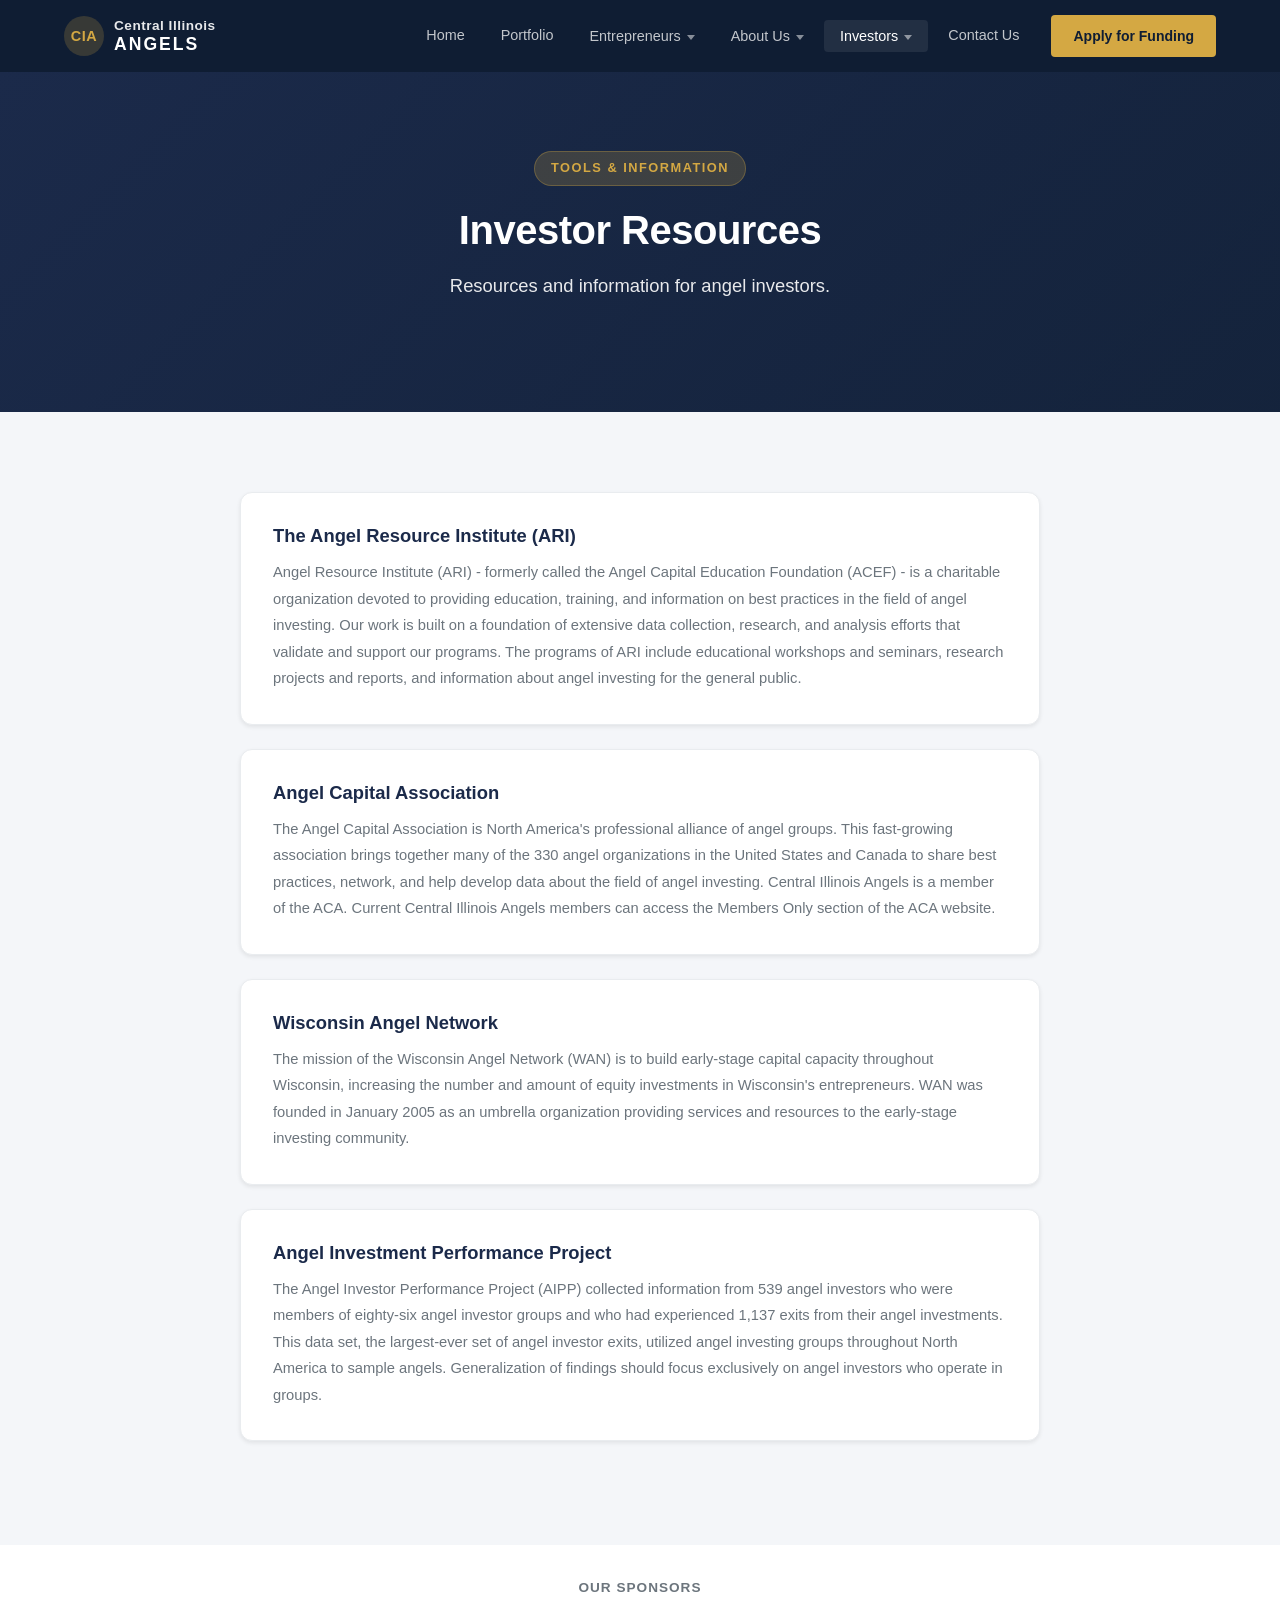
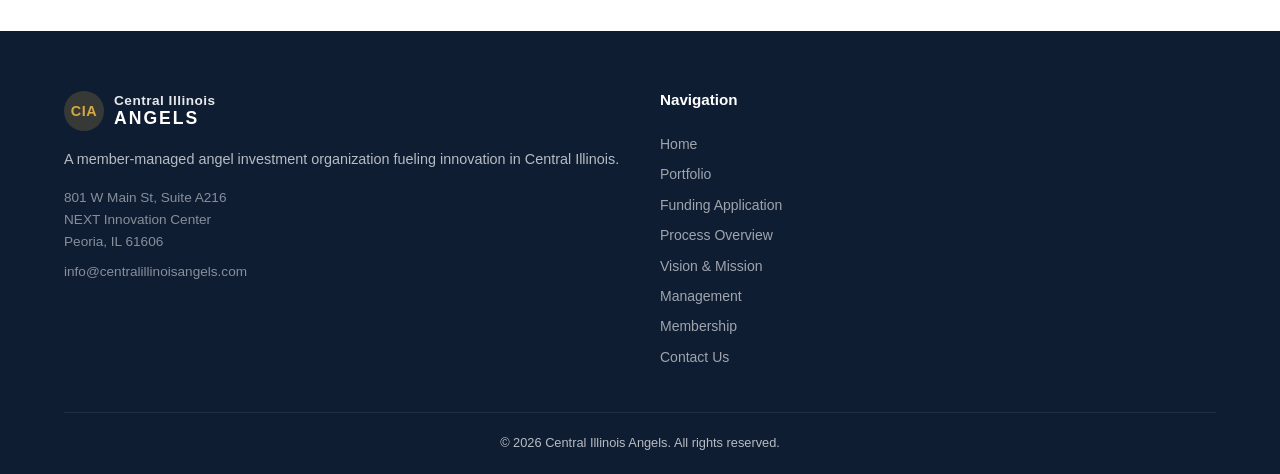
<file: pages/investor-resources.html>
<!DOCTYPE html>
<html lang="en">
<head>
  <meta charset="UTF-8">
  <meta name="viewport" content="width=device-width, initial-scale=1.0">
  <title>Investor Resources - Central Illinois Angels</title>
  <link rel="stylesheet" href="../css/styles.css">
</head>
<body>

  <!-- Header -->
  <header class="header">
    <div class="container">
      <a href="../index.html" class="logo">
        <div class="logo-icon">CIA</div>
        <div class="logo-text">
          <span class="logo-top">Central Illinois</span>
          <span class="logo-bottom">Angels</span>
        </div>
      </a>
      <nav class="nav" id="mainNav">
        <a href="../index.html" class="nav-link">Home</a>
        <a href="portfolio.html" class="nav-link">Portfolio</a>
        <div class="nav-dropdown">
          <a href="#" class="nav-link">Entrepreneurs</a>
          <div class="dropdown-menu">
            <a href="funding-application.html">Funding Application</a>
            <a href="resources.html">Resources</a>
            <a href="process-overview.html">Process Overview</a>
          </div>
        </div>
        <div class="nav-dropdown">
          <a href="#" class="nav-link">About Us</a>
          <div class="dropdown-menu">
            <a href="mission-vision.html">Mission &amp; Vision</a>
            <a href="management.html">Management</a>
            <a href="investment-focus.html">Investment Focus</a>
          </div>
        </div>
        <div class="nav-dropdown">
          <a href="#" class="nav-link active">Investors</a>
          <div class="dropdown-menu">
            <a href="membership.html">Membership</a>
            <a href="investor-resources.html">Investor Resources</a>
            <a href="member-login.html">Member Login</a>
          </div>
        </div>
        <a href="contact.html" class="nav-link">Contact Us</a>
        <a href="funding-application.html" class="btn-apply-nav">Apply for Funding</a>
      </nav>
      <button class="hamburger" onclick="document.getElementById('mainNav').classList.toggle('open')">
        <span></span><span></span><span></span>
      </button>
    </div>
  </header>

  <!-- Hero -->
  <section class="hero hero-inner">
    <div class="hero-bg" style="background: linear-gradient(135deg, #1B2A4A 0%, #243656 100%);"></div>
    <div class="hero-content">
      <span class="hero-badge">Tools &amp; Information</span>
      <h1>Investor Resources</h1>
      <p>Resources and information for angel investors.</p>
    </div>
  </section>

  <!-- Resources -->
  <section class="section section-light">
    <div class="container">
      <div style="max-width: 800px; margin: 0 auto;">
        <div class="investor-article">
          <h3>The Angel Resource Institute (ARI)</h3>
          <p>Angel Resource Institute (ARI) - formerly called the Angel Capital Education Foundation (ACEF) - is a charitable organization devoted to providing education, training, and information on best practices in the field of angel investing. Our work is built on a foundation of extensive data collection, research, and analysis efforts that validate and support our programs. The programs of ARI include educational workshops and seminars, research projects and reports, and information about angel investing for the general public.</p>
        </div>
        <div class="investor-article">
          <h3>Angel Capital Association</h3>
          <p>The Angel Capital Association is North America's professional alliance of angel groups. This fast-growing association brings together many of the 330 angel organizations in the United States and Canada to share best practices, network, and help develop data about the field of angel investing. Central Illinois Angels is a member of the ACA. Current Central Illinois Angels members can access the Members Only section of the ACA website.</p>
        </div>
        <div class="investor-article">
          <h3>Wisconsin Angel Network</h3>
          <p>The mission of the Wisconsin Angel Network (WAN) is to build early-stage capital capacity throughout Wisconsin, increasing the number and amount of equity investments in Wisconsin's entrepreneurs. WAN was founded in January 2005 as an umbrella organization providing services and resources to the early-stage investing community.</p>
        </div>
        <div class="investor-article">
          <h3>Angel Investment Performance Project</h3>
          <p>The Angel Investor Performance Project (AIPP) collected information from 539 angel investors who were members of eighty-six angel investor groups and who had experienced 1,137 exits from their angel investments. This data set, the largest-ever set of angel investor exits, utilized angel investing groups throughout North America to sample angels. Generalization of findings should focus exclusively on angel investors who operate in groups.</p>
        </div>
      </div>
    </div>
  </section>

  <!-- Sponsors -->
  <section class="section section-white" style="padding: 32px 0;">
    <div class="container" style="text-align: center;">
      <p style="font-size: 0.85rem; color: var(--text-muted); text-transform: uppercase; letter-spacing: 1px; font-weight: 600;">Our Sponsors</p>
    </div>
  </section>

  <!-- Footer -->
  <footer class="footer">
    <div class="container">
      <div class="footer-grid">
        <div class="footer-brand">
          <div class="logo">
            <div class="logo-icon">CIA</div>
            <div class="logo-text">
              <span class="logo-top">Central Illinois</span>
              <span class="logo-bottom">Angels</span>
            </div>
          </div>
          <p>A member-managed angel investment organization fueling innovation in Central Illinois.</p>
          <div class="footer-address">801 W Main St, Suite A216<br>NEXT Innovation Center<br>Peoria, IL 61606</div>
          <a href="mailto:info@centralillinoisangels.com" class="footer-email">info@centralillinoisangels.com</a>
        </div>
        <div class="footer-col">
          <h4>Navigation</h4>
          <a href="../index.html">Home</a>
          <a href="portfolio.html">Portfolio</a>
          <a href="funding-application.html">Funding Application</a>
          <a href="process-overview.html">Process Overview</a>
          <a href="mission-vision.html">Vision &amp; Mission</a>
          <a href="management.html">Management</a>
          <a href="membership.html">Membership</a>
          <a href="contact.html">Contact Us</a>
        </div>
      </div>
      <div class="footer-bottom">
        <p>&copy; 2026 Central Illinois Angels. All rights reserved.</p>
      </div>
    </div>
  </footer>

  <script>
    document.querySelectorAll('.nav-dropdown > .nav-link').forEach(function(link) {
      link.addEventListener('click', function(e) {
        if (window.innerWidth <= 768) { e.preventDefault(); this.parentElement.classList.toggle('open'); }
      });
    });
  </script>
</body>
</html>
</file>
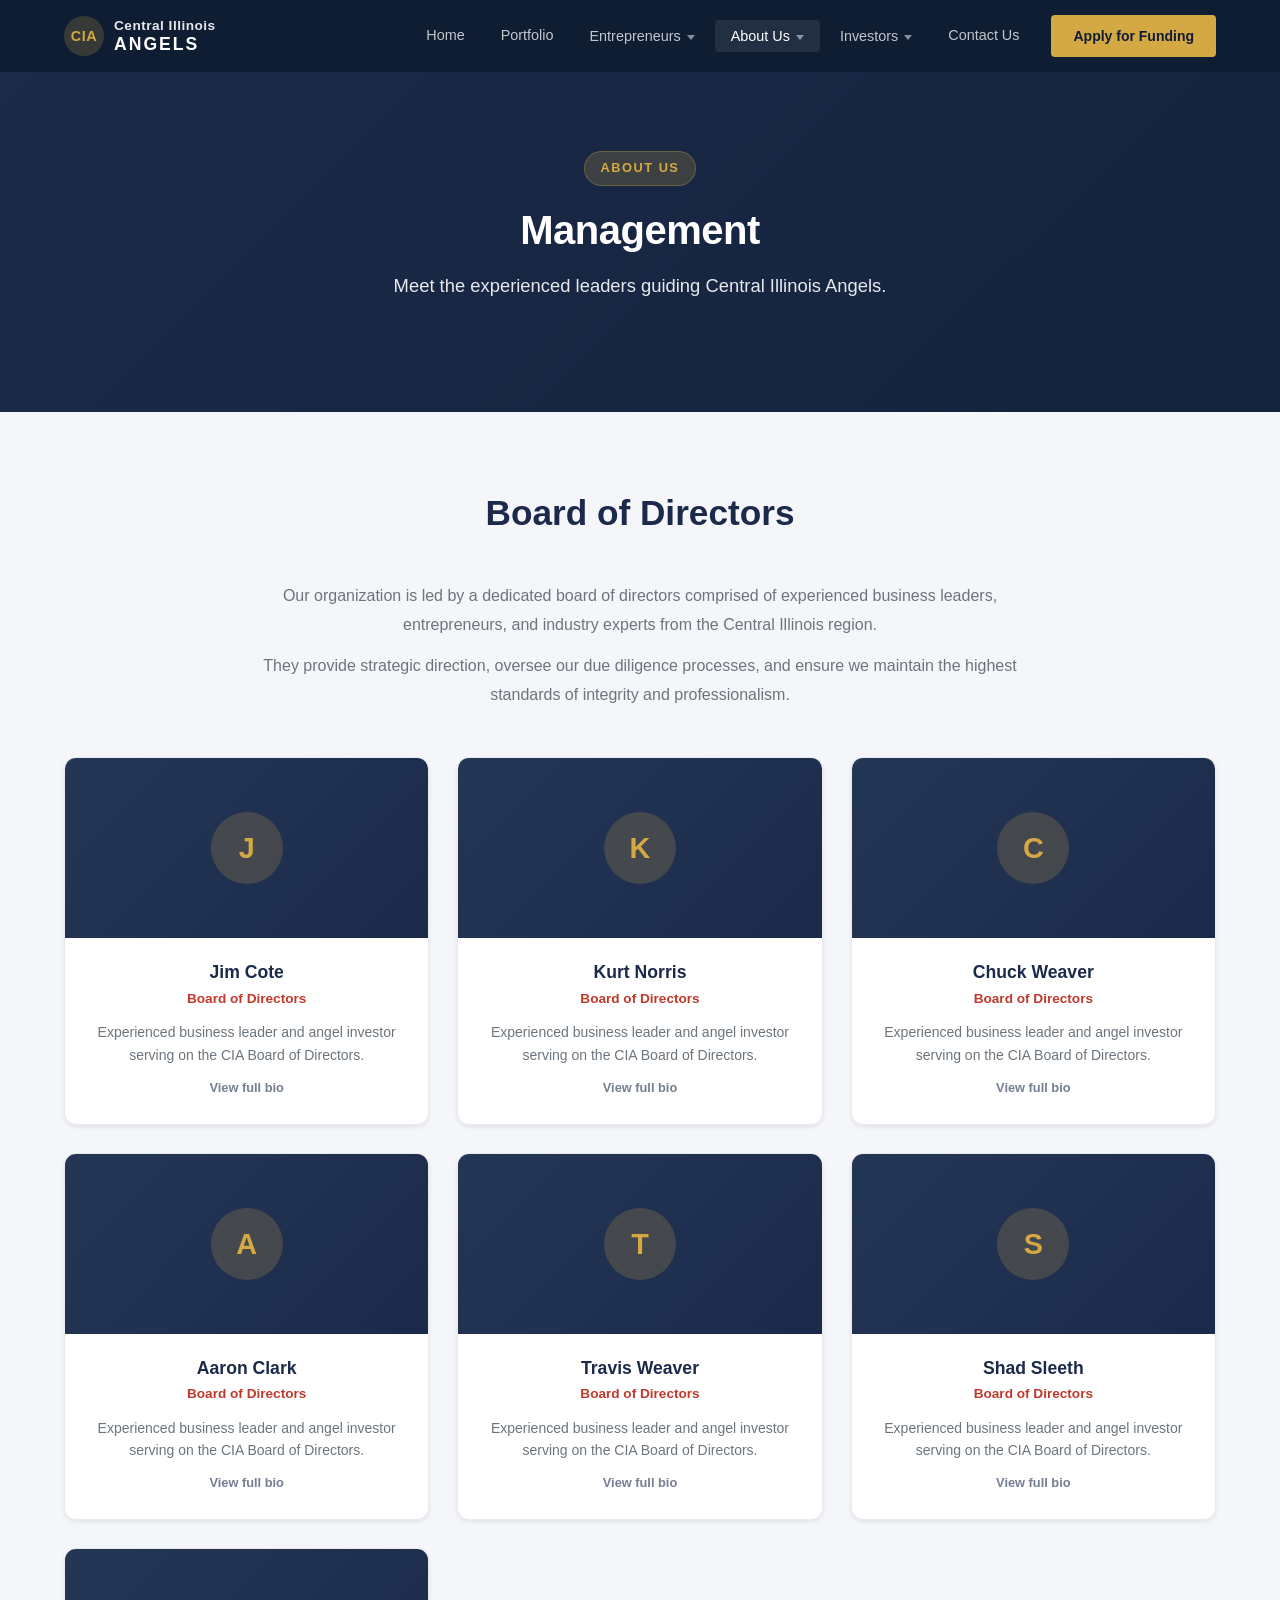
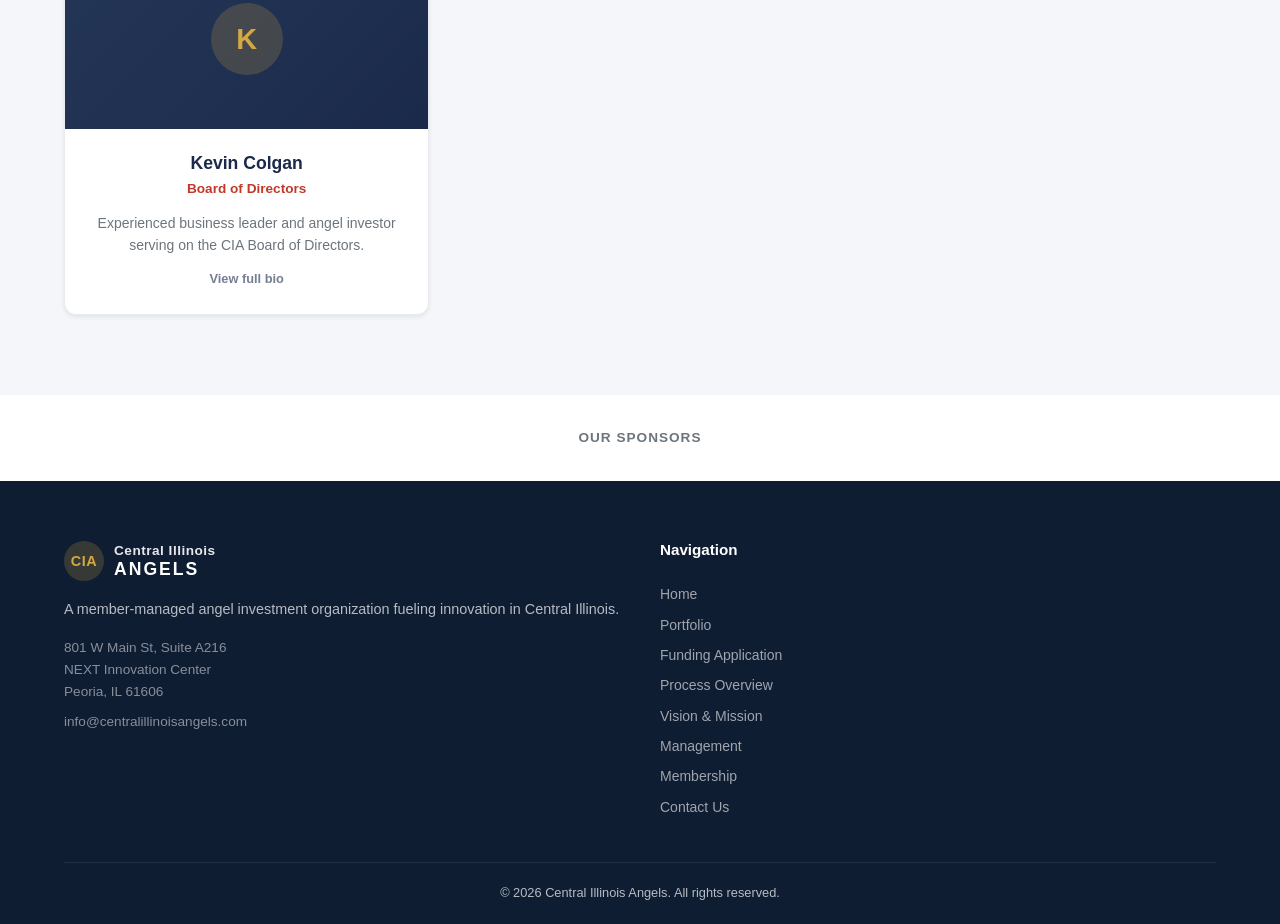
<file: pages/management.html>
<!DOCTYPE html>
<html lang="en">
<head>
  <meta charset="UTF-8">
  <meta name="viewport" content="width=device-width, initial-scale=1.0">
  <title>Management - Central Illinois Angels</title>
  <link rel="stylesheet" href="../css/styles.css">
</head>
<body>

  <!-- Header -->
  <header class="header">
    <div class="container">
      <a href="../index.html" class="logo">
        <div class="logo-icon">CIA</div>
        <div class="logo-text">
          <span class="logo-top">Central Illinois</span>
          <span class="logo-bottom">Angels</span>
        </div>
      </a>
      <nav class="nav" id="mainNav">
        <a href="../index.html" class="nav-link">Home</a>
        <a href="portfolio.html" class="nav-link">Portfolio</a>
        <div class="nav-dropdown">
          <a href="#" class="nav-link">Entrepreneurs</a>
          <div class="dropdown-menu">
            <a href="funding-application.html">Funding Application</a>
            <a href="resources.html">Resources</a>
            <a href="process-overview.html">Process Overview</a>
          </div>
        </div>
        <div class="nav-dropdown">
          <a href="#" class="nav-link active">About Us</a>
          <div class="dropdown-menu">
            <a href="mission-vision.html">Mission &amp; Vision</a>
            <a href="management.html">Management</a>
            <a href="investment-focus.html">Investment Focus</a>
          </div>
        </div>
        <div class="nav-dropdown">
          <a href="#" class="nav-link">Investors</a>
          <div class="dropdown-menu">
            <a href="membership.html">Membership</a>
            <a href="investor-resources.html">Investor Resources</a>
            <a href="member-login.html">Member Login</a>
          </div>
        </div>
        <a href="contact.html" class="nav-link">Contact Us</a>
        <a href="funding-application.html" class="btn-apply-nav">Apply for Funding</a>
      </nav>
      <button class="hamburger" onclick="document.getElementById('mainNav').classList.toggle('open')">
        <span></span><span></span><span></span>
      </button>
    </div>
  </header>

  <!-- Hero -->
  <section class="hero hero-inner">
    <div class="hero-bg" style="background: linear-gradient(135deg, #1B2A4A 0%, #243656 100%);"></div>
    <div class="hero-content">
      <span class="hero-badge">About Us</span>
      <h1>Management</h1>
      <p>Meet the experienced leaders guiding Central Illinois Angels.</p>
    </div>
  </section>

  <!-- Board of Directors -->
  <section class="section section-light">
    <div class="container">
      <div class="section-header">
        <h2>Board of Directors</h2>
      </div>
      <div class="board-intro">
        <p>Our organization is led by a dedicated board of directors comprised of experienced business leaders, entrepreneurs, and industry experts from the Central Illinois region.</p>
        <p>They provide strategic direction, oversee our due diligence processes, and ensure we maintain the highest standards of integrity and professionalism.</p>
      </div>
      <div class="team-grid">
        <div class="team-card">
          <div class="team-card-initial"><span>J</span></div>
          <div class="team-card-body">
            <h3>Jim Cote</h3>
            <div class="role">Board of Directors</div>
            <p>Experienced business leader and angel investor serving on the CIA Board of Directors.</p>
            <a href="#" class="view-bio">View full bio</a>
          </div>
        </div>
        <div class="team-card">
          <div class="team-card-initial"><span>K</span></div>
          <div class="team-card-body">
            <h3>Kurt Norris</h3>
            <div class="role">Board of Directors</div>
            <p>Experienced business leader and angel investor serving on the CIA Board of Directors.</p>
            <a href="#" class="view-bio">View full bio</a>
          </div>
        </div>
        <div class="team-card">
          <div class="team-card-initial"><span>C</span></div>
          <div class="team-card-body">
            <h3>Chuck Weaver</h3>
            <div class="role">Board of Directors</div>
            <p>Experienced business leader and angel investor serving on the CIA Board of Directors.</p>
            <a href="#" class="view-bio">View full bio</a>
          </div>
        </div>
        <div class="team-card">
          <div class="team-card-initial"><span>A</span></div>
          <div class="team-card-body">
            <h3>Aaron Clark</h3>
            <div class="role">Board of Directors</div>
            <p>Experienced business leader and angel investor serving on the CIA Board of Directors.</p>
            <a href="#" class="view-bio">View full bio</a>
          </div>
        </div>
        <div class="team-card">
          <div class="team-card-initial"><span>T</span></div>
          <div class="team-card-body">
            <h3>Travis Weaver</h3>
            <div class="role">Board of Directors</div>
            <p>Experienced business leader and angel investor serving on the CIA Board of Directors.</p>
            <a href="#" class="view-bio">View full bio</a>
          </div>
        </div>
        <div class="team-card">
          <div class="team-card-initial"><span>S</span></div>
          <div class="team-card-body">
            <h3>Shad Sleeth</h3>
            <div class="role">Board of Directors</div>
            <p>Experienced business leader and angel investor serving on the CIA Board of Directors.</p>
            <a href="#" class="view-bio">View full bio</a>
          </div>
        </div>
        <div class="team-card">
          <div class="team-card-initial"><span>K</span></div>
          <div class="team-card-body">
            <h3>Kevin Colgan</h3>
            <div class="role">Board of Directors</div>
            <p>Experienced business leader and angel investor serving on the CIA Board of Directors.</p>
            <a href="#" class="view-bio">View full bio</a>
          </div>
        </div>
      </div>
    </div>
  </section>

  <!-- Sponsors -->
  <section class="section section-white" style="padding: 32px 0;">
    <div class="container" style="text-align: center;">
      <p style="font-size: 0.85rem; color: var(--text-muted); text-transform: uppercase; letter-spacing: 1px; font-weight: 600;">Our Sponsors</p>
    </div>
  </section>

  <!-- Footer -->
  <footer class="footer">
    <div class="container">
      <div class="footer-grid">
        <div class="footer-brand">
          <div class="logo">
            <div class="logo-icon">CIA</div>
            <div class="logo-text">
              <span class="logo-top">Central Illinois</span>
              <span class="logo-bottom">Angels</span>
            </div>
          </div>
          <p>A member-managed angel investment organization fueling innovation in Central Illinois.</p>
          <div class="footer-address">801 W Main St, Suite A216<br>NEXT Innovation Center<br>Peoria, IL 61606</div>
          <a href="mailto:info@centralillinoisangels.com" class="footer-email">info@centralillinoisangels.com</a>
        </div>
        <div class="footer-col">
          <h4>Navigation</h4>
          <a href="../index.html">Home</a>
          <a href="portfolio.html">Portfolio</a>
          <a href="funding-application.html">Funding Application</a>
          <a href="process-overview.html">Process Overview</a>
          <a href="mission-vision.html">Vision &amp; Mission</a>
          <a href="management.html">Management</a>
          <a href="membership.html">Membership</a>
          <a href="contact.html">Contact Us</a>
        </div>
      </div>
      <div class="footer-bottom">
        <p>&copy; 2026 Central Illinois Angels. All rights reserved.</p>
      </div>
    </div>
  </footer>

  <script>
    document.querySelectorAll('.nav-dropdown > .nav-link').forEach(function(link) {
      link.addEventListener('click', function(e) {
        if (window.innerWidth <= 768) { e.preventDefault(); this.parentElement.classList.toggle('open'); }
      });
    });
  </script>
</body>
</html>
</file>
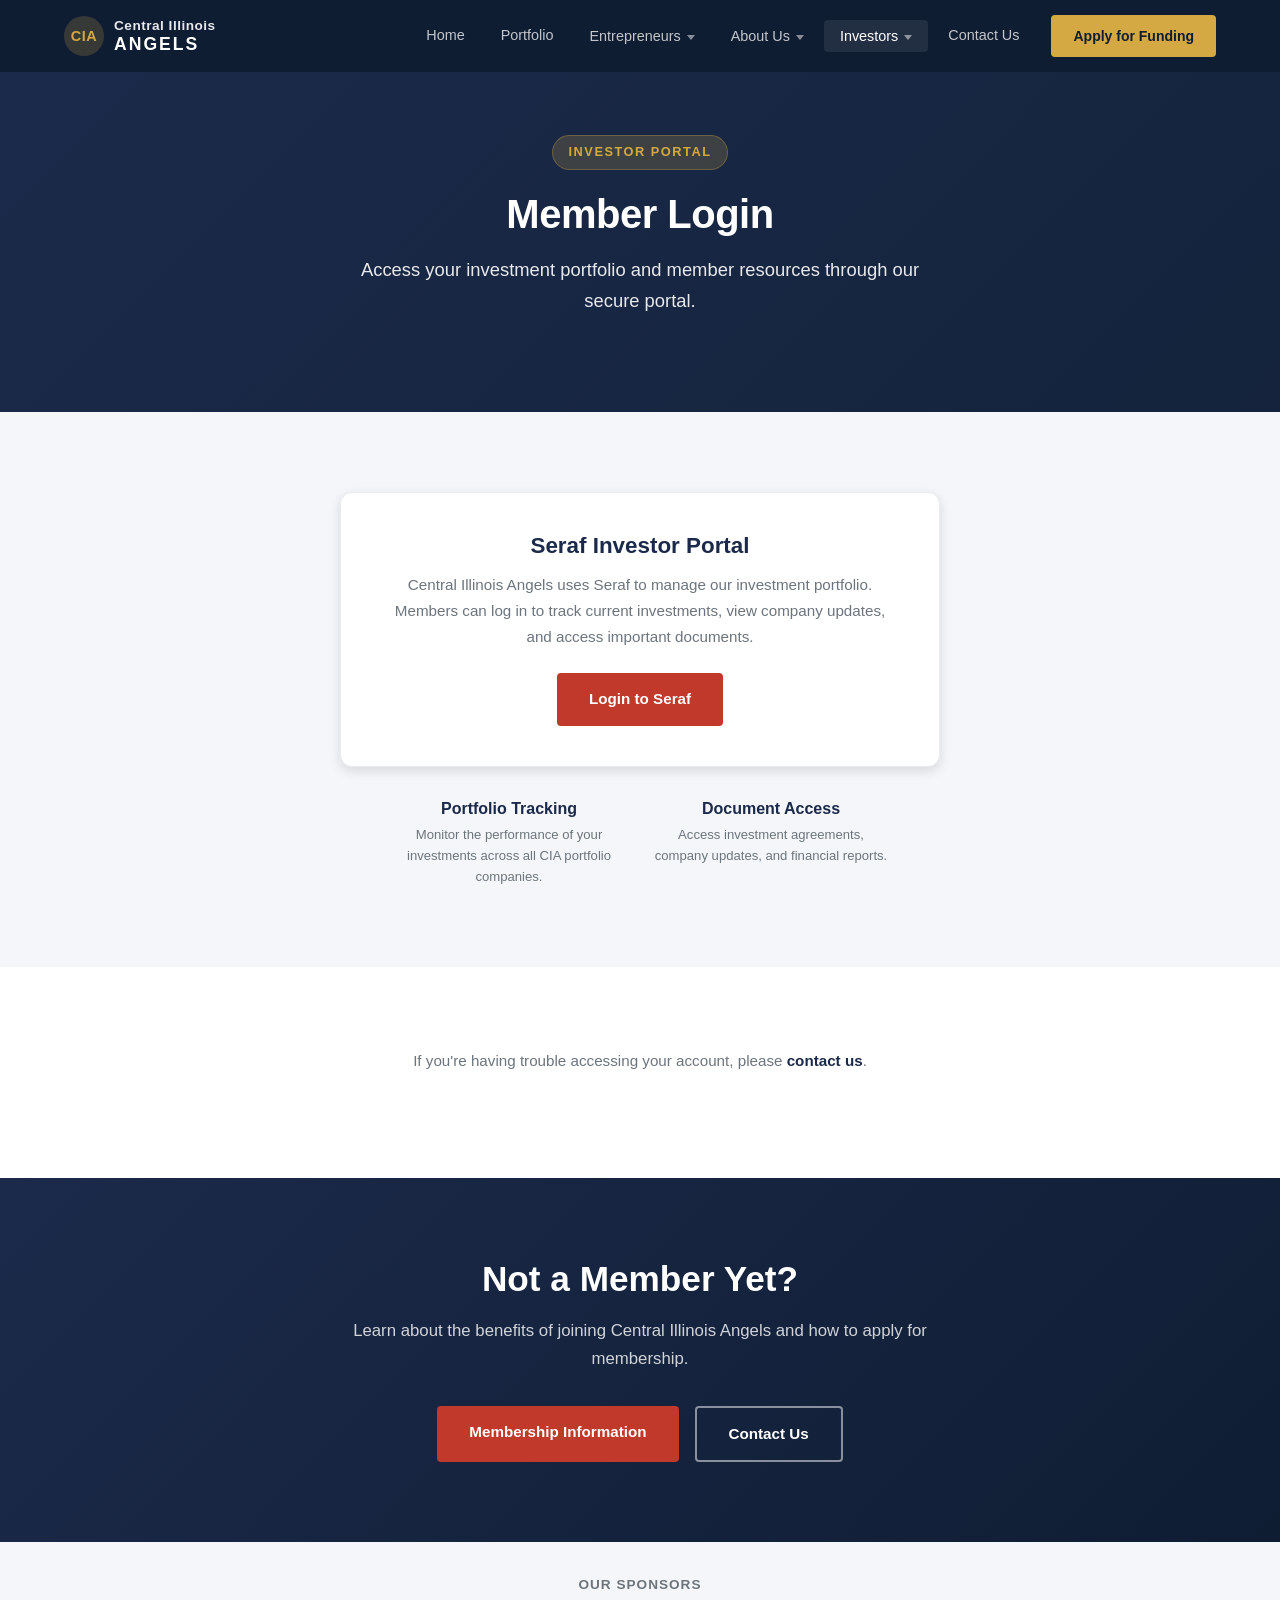
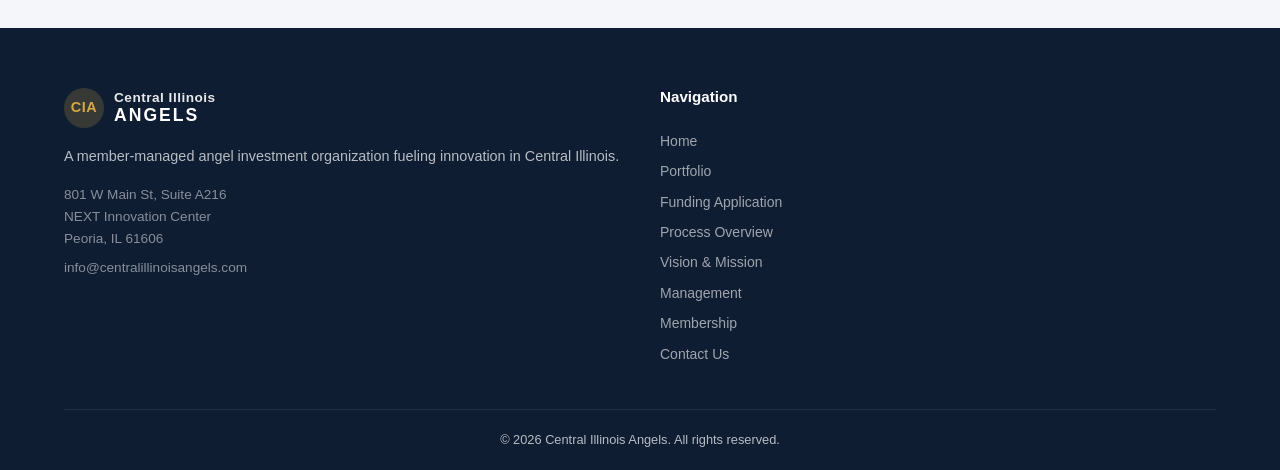
<file: pages/member-login.html>
<!DOCTYPE html>
<html lang="en">
<head>
  <meta charset="UTF-8">
  <meta name="viewport" content="width=device-width, initial-scale=1.0">
  <title>Member Login - Central Illinois Angels</title>
  <link rel="stylesheet" href="../css/styles.css">
</head>
<body>

  <!-- Header -->
  <header class="header">
    <div class="container">
      <a href="../index.html" class="logo">
        <div class="logo-icon">CIA</div>
        <div class="logo-text">
          <span class="logo-top">Central Illinois</span>
          <span class="logo-bottom">Angels</span>
        </div>
      </a>
      <nav class="nav" id="mainNav">
        <a href="../index.html" class="nav-link">Home</a>
        <a href="portfolio.html" class="nav-link">Portfolio</a>
        <div class="nav-dropdown">
          <a href="#" class="nav-link">Entrepreneurs</a>
          <div class="dropdown-menu">
            <a href="funding-application.html">Funding Application</a>
            <a href="resources.html">Resources</a>
            <a href="process-overview.html">Process Overview</a>
          </div>
        </div>
        <div class="nav-dropdown">
          <a href="#" class="nav-link">About Us</a>
          <div class="dropdown-menu">
            <a href="mission-vision.html">Mission &amp; Vision</a>
            <a href="management.html">Management</a>
            <a href="investment-focus.html">Investment Focus</a>
          </div>
        </div>
        <div class="nav-dropdown">
          <a href="#" class="nav-link active">Investors</a>
          <div class="dropdown-menu">
            <a href="membership.html">Membership</a>
            <a href="investor-resources.html">Investor Resources</a>
            <a href="member-login.html">Member Login</a>
          </div>
        </div>
        <a href="contact.html" class="nav-link">Contact Us</a>
        <a href="funding-application.html" class="btn-apply-nav">Apply for Funding</a>
      </nav>
      <button class="hamburger" onclick="document.getElementById('mainNav').classList.toggle('open')">
        <span></span><span></span><span></span>
      </button>
    </div>
  </header>

  <!-- Hero -->
  <section class="hero hero-inner">
    <div class="hero-bg" style="background: linear-gradient(135deg, #1B2A4A 0%, #243656 100%);"></div>
    <div class="hero-content">
      <span class="hero-badge">Investor Portal</span>
      <h1>Member Login</h1>
      <p>Access your investment portfolio and member resources through our secure portal.</p>
    </div>
  </section>

  <!-- Seraf Portal -->
  <section class="section section-light">
    <div class="container">
      <div class="portal-card">
        <h2>Seraf Investor Portal</h2>
        <p>Central Illinois Angels uses Seraf to manage our investment portfolio. Members can log in to track current investments, view company updates, and access important documents.</p>
        <a href="#" class="btn btn-primary">Login to Seraf</a>
      </div>
      <div class="portal-features">
        <div class="portal-feature">
          <h3>Portfolio Tracking</h3>
          <p>Monitor the performance of your investments across all CIA portfolio companies.</p>
        </div>
        <div class="portal-feature">
          <h3>Document Access</h3>
          <p>Access investment agreements, company updates, and financial reports.</p>
        </div>
      </div>
    </div>
  </section>

  <!-- Need Help -->
  <section class="section section-white">
    <div class="container" style="text-align: center; max-width: 600px; margin: 0 auto;">
      <p style="font-size: 0.95rem; color: var(--text-muted); line-height: 1.8; margin-bottom: 24px;">If you're having trouble accessing your account, please <a href="contact.html" style="color: var(--navy); font-weight: 600;">contact us</a>.</p>
    </div>
  </section>

  <!-- Not a Member -->
  <section class="cta-section">
    <div class="container">
      <h2>Not a Member Yet?</h2>
      <p>Learn about the benefits of joining Central Illinois Angels and how to apply for membership.</p>
      <div class="cta-buttons">
        <a href="membership.html" class="btn btn-primary">Membership Information</a>
        <a href="contact.html" class="btn btn-outline">Contact Us</a>
      </div>
    </div>
  </section>

  <!-- Sponsors -->
  <section class="section section-light" style="padding: 32px 0;">
    <div class="container" style="text-align: center;">
      <p style="font-size: 0.85rem; color: var(--text-muted); text-transform: uppercase; letter-spacing: 1px; font-weight: 600;">Our Sponsors</p>
    </div>
  </section>

  <!-- Footer -->
  <footer class="footer">
    <div class="container">
      <div class="footer-grid">
        <div class="footer-brand">
          <div class="logo">
            <div class="logo-icon">CIA</div>
            <div class="logo-text">
              <span class="logo-top">Central Illinois</span>
              <span class="logo-bottom">Angels</span>
            </div>
          </div>
          <p>A member-managed angel investment organization fueling innovation in Central Illinois.</p>
          <div class="footer-address">801 W Main St, Suite A216<br>NEXT Innovation Center<br>Peoria, IL 61606</div>
          <a href="mailto:info@centralillinoisangels.com" class="footer-email">info@centralillinoisangels.com</a>
        </div>
        <div class="footer-col">
          <h4>Navigation</h4>
          <a href="../index.html">Home</a>
          <a href="portfolio.html">Portfolio</a>
          <a href="funding-application.html">Funding Application</a>
          <a href="process-overview.html">Process Overview</a>
          <a href="mission-vision.html">Vision &amp; Mission</a>
          <a href="management.html">Management</a>
          <a href="membership.html">Membership</a>
          <a href="contact.html">Contact Us</a>
        </div>
      </div>
      <div class="footer-bottom">
        <p>&copy; 2026 Central Illinois Angels. All rights reserved.</p>
      </div>
    </div>
  </footer>

  <script>
    document.querySelectorAll('.nav-dropdown > .nav-link').forEach(function(link) {
      link.addEventListener('click', function(e) {
        if (window.innerWidth <= 768) { e.preventDefault(); this.parentElement.classList.toggle('open'); }
      });
    });
  </script>
</body>
</html>
</file>
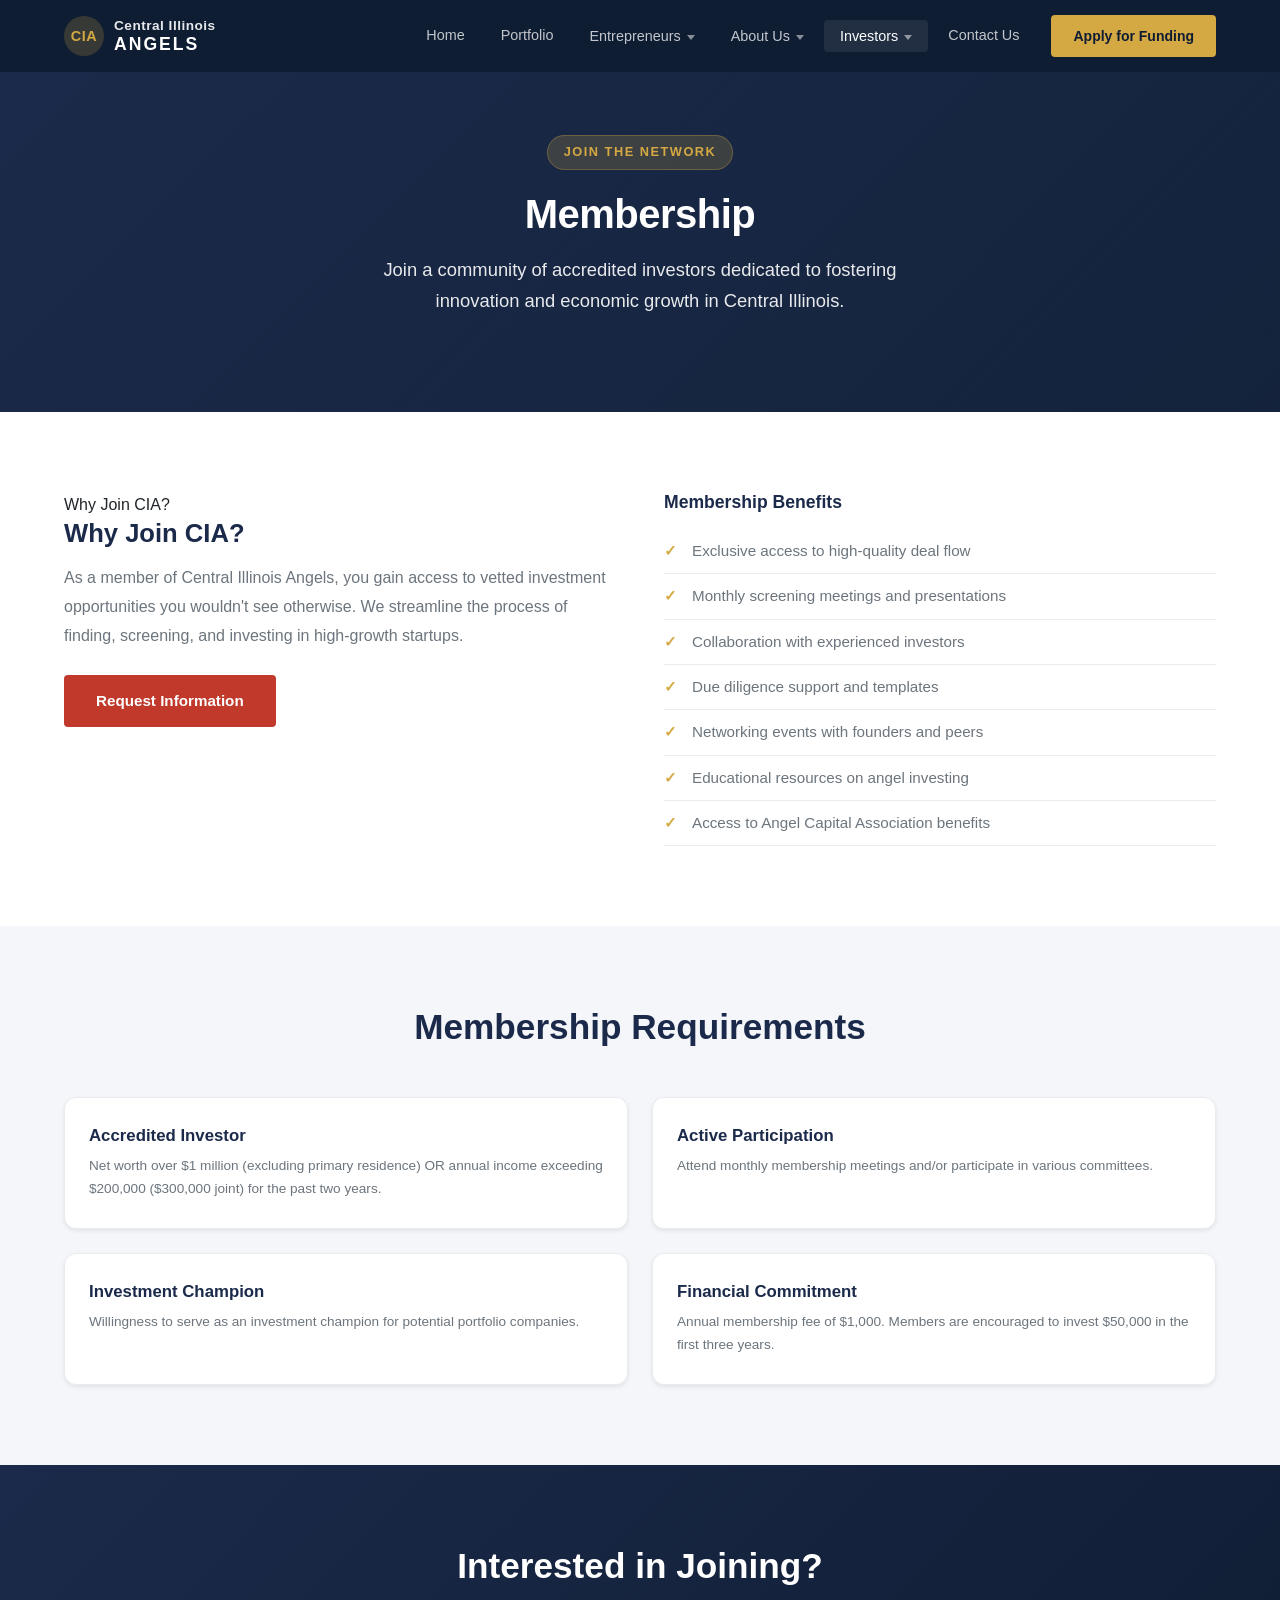
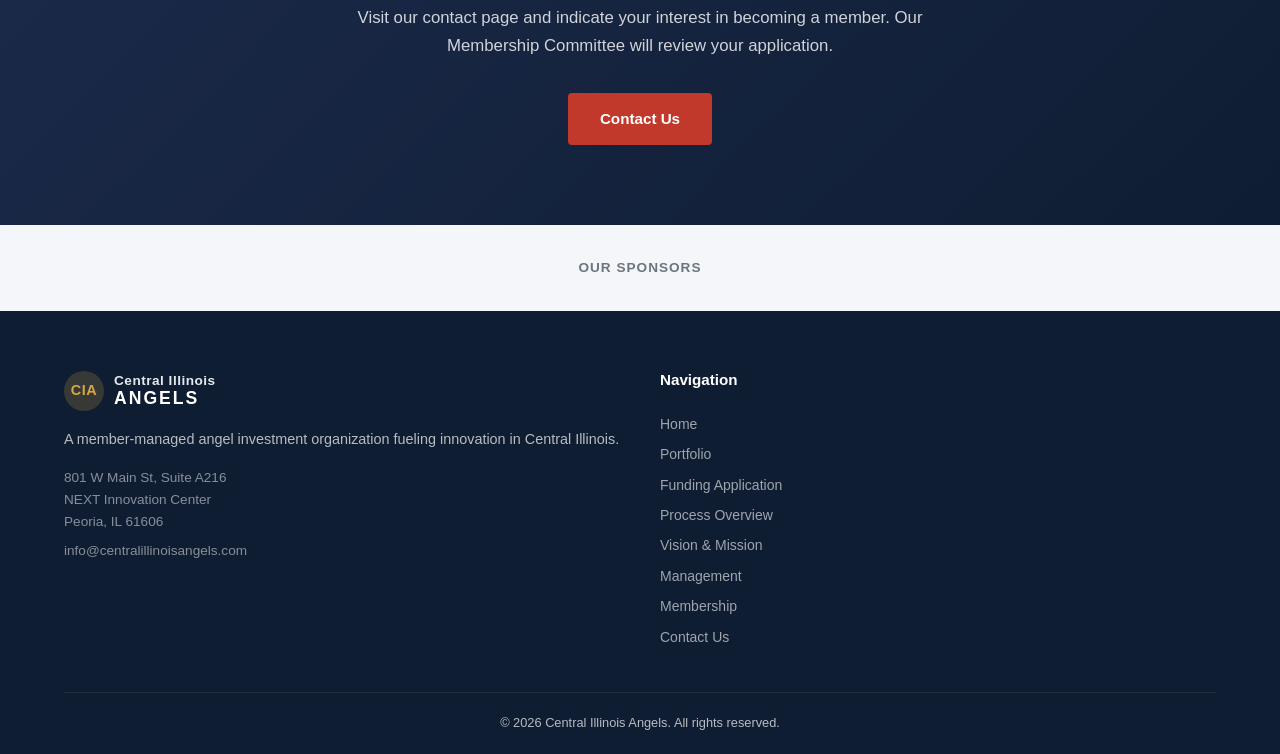
<file: pages/membership.html>
<!DOCTYPE html>
<html lang="en">
<head>
  <meta charset="UTF-8">
  <meta name="viewport" content="width=device-width, initial-scale=1.0">
  <title>Membership - Central Illinois Angels</title>
  <link rel="stylesheet" href="../css/styles.css">
</head>
<body>

  <!-- Header -->
  <header class="header">
    <div class="container">
      <a href="../index.html" class="logo">
        <div class="logo-icon">CIA</div>
        <div class="logo-text">
          <span class="logo-top">Central Illinois</span>
          <span class="logo-bottom">Angels</span>
        </div>
      </a>
      <nav class="nav" id="mainNav">
        <a href="../index.html" class="nav-link">Home</a>
        <a href="portfolio.html" class="nav-link">Portfolio</a>
        <div class="nav-dropdown">
          <a href="#" class="nav-link">Entrepreneurs</a>
          <div class="dropdown-menu">
            <a href="funding-application.html">Funding Application</a>
            <a href="resources.html">Resources</a>
            <a href="process-overview.html">Process Overview</a>
          </div>
        </div>
        <div class="nav-dropdown">
          <a href="#" class="nav-link">About Us</a>
          <div class="dropdown-menu">
            <a href="mission-vision.html">Mission &amp; Vision</a>
            <a href="management.html">Management</a>
            <a href="investment-focus.html">Investment Focus</a>
          </div>
        </div>
        <div class="nav-dropdown">
          <a href="#" class="nav-link active">Investors</a>
          <div class="dropdown-menu">
            <a href="membership.html">Membership</a>
            <a href="investor-resources.html">Investor Resources</a>
            <a href="member-login.html">Member Login</a>
          </div>
        </div>
        <a href="contact.html" class="nav-link">Contact Us</a>
        <a href="funding-application.html" class="btn-apply-nav">Apply for Funding</a>
      </nav>
      <button class="hamburger" onclick="document.getElementById('mainNav').classList.toggle('open')">
        <span></span><span></span><span></span>
      </button>
    </div>
  </header>

  <!-- Hero -->
  <section class="hero hero-inner">
    <div class="hero-bg" style="background: linear-gradient(135deg, #1B2A4A 0%, #243656 100%);"></div>
    <div class="hero-content">
      <span class="hero-badge">Join the Network</span>
      <h1>Membership</h1>
      <p>Join a community of accredited investors dedicated to fostering innovation and economic growth in Central Illinois.</p>
    </div>
  </section>

  <!-- Why Join CIA -->
  <section class="section section-white">
    <div class="container">
      <div class="membership-two-col">
        <div>
          <span class="label">Why Join CIA?</span>
          <h2 style="font-size: 1.6rem; color: var(--navy); margin-bottom: 16px;">Why Join CIA?</h2>
          <p style="font-size: 1rem; color: var(--text-muted); line-height: 1.8; margin-bottom: 24px;">As a member of Central Illinois Angels, you gain access to vetted investment opportunities you wouldn't see otherwise. We streamline the process of finding, screening, and investing in high-growth startups.</p>
          <a href="contact.html" class="btn btn-primary">Request Information</a>
        </div>
        <div>
          <h3 style="font-size: 1.1rem; color: var(--navy); margin-bottom: 16px;">Membership Benefits</h3>
          <ul class="benefits-list">
            <li>Exclusive access to high-quality deal flow</li>
            <li>Monthly screening meetings and presentations</li>
            <li>Collaboration with experienced investors</li>
            <li>Due diligence support and templates</li>
            <li>Networking events with founders and peers</li>
            <li>Educational resources on angel investing</li>
            <li>Access to Angel Capital Association benefits</li>
          </ul>
        </div>
      </div>
    </div>
  </section>

  <!-- Membership Requirements -->
  <section class="section section-light">
    <div class="container">
      <div class="section-header">
        <h2>Membership Requirements</h2>
      </div>
      <div class="requirements-grid">
        <div class="requirement-card">
          <h3>Accredited Investor</h3>
          <p>Net worth over $1 million (excluding primary residence) OR annual income exceeding $200,000 ($300,000 joint) for the past two years.</p>
        </div>
        <div class="requirement-card">
          <h3>Active Participation</h3>
          <p>Attend monthly membership meetings and/or participate in various committees.</p>
        </div>
        <div class="requirement-card">
          <h3>Investment Champion</h3>
          <p>Willingness to serve as an investment champion for potential portfolio companies.</p>
        </div>
        <div class="requirement-card">
          <h3>Financial Commitment</h3>
          <p>Annual membership fee of $1,000. Members are encouraged to invest $50,000 in the first three years.</p>
        </div>
      </div>
    </div>
  </section>

  <!-- CTA -->
  <section class="cta-section">
    <div class="container">
      <h2>Interested in Joining?</h2>
      <p>Visit our contact page and indicate your interest in becoming a member. Our Membership Committee will review your application.</p>
      <div class="cta-buttons">
        <a href="contact.html" class="btn btn-primary">Contact Us</a>
      </div>
    </div>
  </section>

  <!-- Sponsors -->
  <section class="section section-light" style="padding: 32px 0;">
    <div class="container" style="text-align: center;">
      <p style="font-size: 0.85rem; color: var(--text-muted); text-transform: uppercase; letter-spacing: 1px; font-weight: 600;">Our Sponsors</p>
    </div>
  </section>

  <!-- Footer -->
  <footer class="footer">
    <div class="container">
      <div class="footer-grid">
        <div class="footer-brand">
          <div class="logo">
            <div class="logo-icon">CIA</div>
            <div class="logo-text">
              <span class="logo-top">Central Illinois</span>
              <span class="logo-bottom">Angels</span>
            </div>
          </div>
          <p>A member-managed angel investment organization fueling innovation in Central Illinois.</p>
          <div class="footer-address">801 W Main St, Suite A216<br>NEXT Innovation Center<br>Peoria, IL 61606</div>
          <a href="mailto:info@centralillinoisangels.com" class="footer-email">info@centralillinoisangels.com</a>
        </div>
        <div class="footer-col">
          <h4>Navigation</h4>
          <a href="../index.html">Home</a>
          <a href="portfolio.html">Portfolio</a>
          <a href="funding-application.html">Funding Application</a>
          <a href="process-overview.html">Process Overview</a>
          <a href="mission-vision.html">Vision &amp; Mission</a>
          <a href="management.html">Management</a>
          <a href="membership.html">Membership</a>
          <a href="contact.html">Contact Us</a>
        </div>
      </div>
      <div class="footer-bottom">
        <p>&copy; 2026 Central Illinois Angels. All rights reserved.</p>
      </div>
    </div>
  </footer>

  <script>
    document.querySelectorAll('.nav-dropdown > .nav-link').forEach(function(link) {
      link.addEventListener('click', function(e) {
        if (window.innerWidth <= 768) { e.preventDefault(); this.parentElement.classList.toggle('open'); }
      });
    });
  </script>
</body>
</html>
</file>
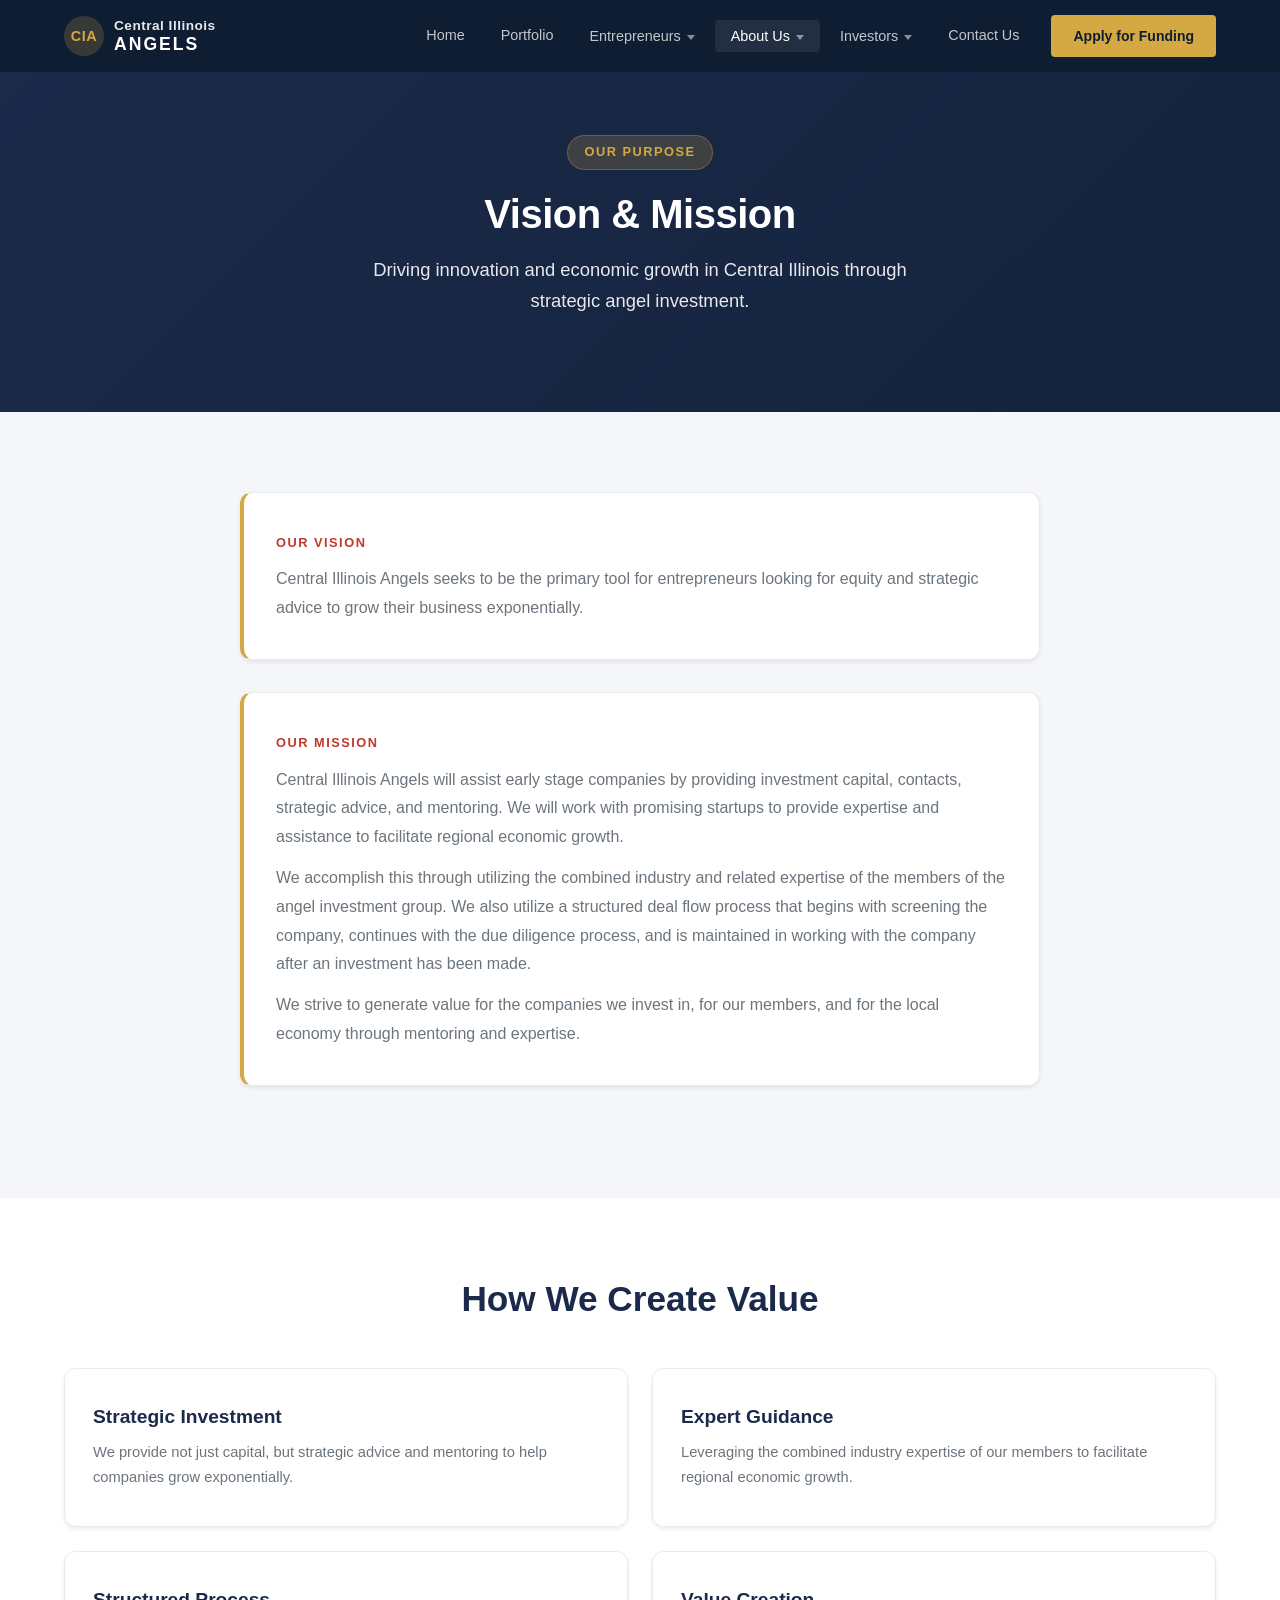
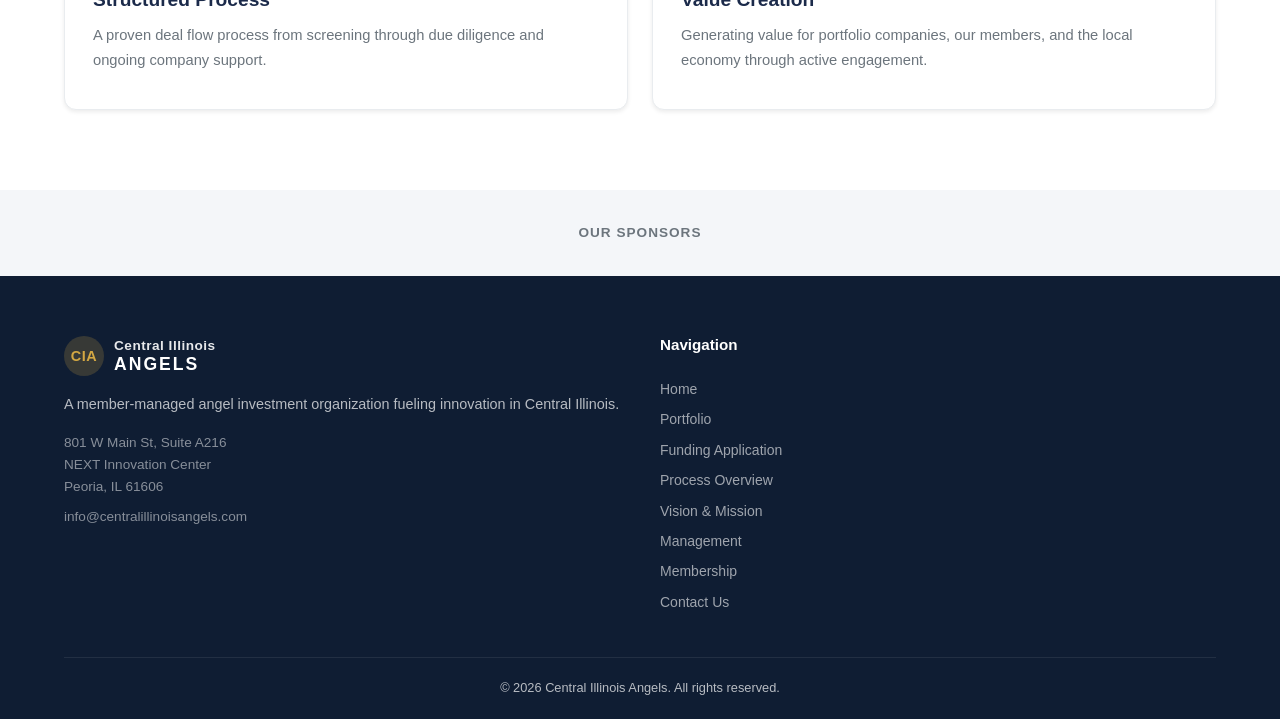
<file: pages/mission-vision.html>
<!DOCTYPE html>
<html lang="en">
<head>
  <meta charset="UTF-8">
  <meta name="viewport" content="width=device-width, initial-scale=1.0">
  <title>Vision &amp; Mission - Central Illinois Angels</title>
  <link rel="stylesheet" href="../css/styles.css">
</head>
<body>

  <!-- Header -->
  <header class="header">
    <div class="container">
      <a href="../index.html" class="logo">
        <div class="logo-icon">CIA</div>
        <div class="logo-text">
          <span class="logo-top">Central Illinois</span>
          <span class="logo-bottom">Angels</span>
        </div>
      </a>
      <nav class="nav" id="mainNav">
        <a href="../index.html" class="nav-link">Home</a>
        <a href="portfolio.html" class="nav-link">Portfolio</a>
        <div class="nav-dropdown">
          <a href="#" class="nav-link">Entrepreneurs</a>
          <div class="dropdown-menu">
            <a href="funding-application.html">Funding Application</a>
            <a href="resources.html">Resources</a>
            <a href="process-overview.html">Process Overview</a>
          </div>
        </div>
        <div class="nav-dropdown">
          <a href="#" class="nav-link active">About Us</a>
          <div class="dropdown-menu">
            <a href="mission-vision.html">Mission &amp; Vision</a>
            <a href="management.html">Management</a>
            <a href="investment-focus.html">Investment Focus</a>
          </div>
        </div>
        <div class="nav-dropdown">
          <a href="#" class="nav-link">Investors</a>
          <div class="dropdown-menu">
            <a href="membership.html">Membership</a>
            <a href="investor-resources.html">Investor Resources</a>
            <a href="member-login.html">Member Login</a>
          </div>
        </div>
        <a href="contact.html" class="nav-link">Contact Us</a>
        <a href="funding-application.html" class="btn-apply-nav">Apply for Funding</a>
      </nav>
      <button class="hamburger" onclick="document.getElementById('mainNav').classList.toggle('open')">
        <span></span><span></span><span></span>
      </button>
    </div>
  </header>

  <!-- Hero -->
  <section class="hero hero-inner">
    <div class="hero-bg" style="background: linear-gradient(135deg, #1B2A4A 0%, #243656 100%);"></div>
    <div class="hero-content">
      <span class="hero-badge">Our Purpose</span>
      <h1>Vision &amp; Mission</h1>
      <p>Driving innovation and economic growth in Central Illinois through strategic angel investment.</p>
    </div>
  </section>

  <!-- Vision & Mission -->
  <section class="section section-light">
    <div class="container">
      <div class="vision-block">
        <div class="vision-card">
          <span class="label">Our Vision</span>
          <p>Central Illinois Angels seeks to be the primary tool for entrepreneurs looking for equity and strategic advice to grow their business exponentially.</p>
        </div>
        <div class="vision-card">
          <span class="label">Our Mission</span>
          <p>Central Illinois Angels will assist early stage companies by providing investment capital, contacts, strategic advice, and mentoring. We will work with promising startups to provide expertise and assistance to facilitate regional economic growth.</p>
          <p>We accomplish this through utilizing the combined industry and related expertise of the members of the angel investment group. We also utilize a structured deal flow process that begins with screening the company, continues with the due diligence process, and is maintained in working with the company after an investment has been made.</p>
          <p>We strive to generate value for the companies we invest in, for our members, and for the local economy through mentoring and expertise.</p>
        </div>
      </div>
    </div>
  </section>

  <!-- How We Create Value -->
  <section class="section section-white">
    <div class="container">
      <div class="section-header">
        <h2>How We Create Value</h2>
      </div>
      <div class="value-grid-4">
        <div class="card">
          <h3>Strategic Investment</h3>
          <p>We provide not just capital, but strategic advice and mentoring to help companies grow exponentially.</p>
        </div>
        <div class="card">
          <h3>Expert Guidance</h3>
          <p>Leveraging the combined industry expertise of our members to facilitate regional economic growth.</p>
        </div>
        <div class="card">
          <h3>Structured Process</h3>
          <p>A proven deal flow process from screening through due diligence and ongoing company support.</p>
        </div>
        <div class="card">
          <h3>Value Creation</h3>
          <p>Generating value for portfolio companies, our members, and the local economy through active engagement.</p>
        </div>
      </div>
    </div>
  </section>

  <!-- Sponsors -->
  <section class="section section-light" style="padding: 32px 0;">
    <div class="container" style="text-align: center;">
      <p style="font-size: 0.85rem; color: var(--text-muted); text-transform: uppercase; letter-spacing: 1px; font-weight: 600;">Our Sponsors</p>
    </div>
  </section>

  <!-- Footer -->
  <footer class="footer">
    <div class="container">
      <div class="footer-grid">
        <div class="footer-brand">
          <div class="logo">
            <div class="logo-icon">CIA</div>
            <div class="logo-text">
              <span class="logo-top">Central Illinois</span>
              <span class="logo-bottom">Angels</span>
            </div>
          </div>
          <p>A member-managed angel investment organization fueling innovation in Central Illinois.</p>
          <div class="footer-address">801 W Main St, Suite A216<br>NEXT Innovation Center<br>Peoria, IL 61606</div>
          <a href="mailto:info@centralillinoisangels.com" class="footer-email">info@centralillinoisangels.com</a>
        </div>
        <div class="footer-col">
          <h4>Navigation</h4>
          <a href="../index.html">Home</a>
          <a href="portfolio.html">Portfolio</a>
          <a href="funding-application.html">Funding Application</a>
          <a href="process-overview.html">Process Overview</a>
          <a href="mission-vision.html">Vision &amp; Mission</a>
          <a href="management.html">Management</a>
          <a href="membership.html">Membership</a>
          <a href="contact.html">Contact Us</a>
        </div>
      </div>
      <div class="footer-bottom">
        <p>&copy; 2026 Central Illinois Angels. All rights reserved.</p>
      </div>
    </div>
  </footer>

  <script>
    document.querySelectorAll('.nav-dropdown > .nav-link').forEach(function(link) {
      link.addEventListener('click', function(e) {
        if (window.innerWidth <= 768) { e.preventDefault(); this.parentElement.classList.toggle('open'); }
      });
    });
  </script>
</body>
</html>
</file>
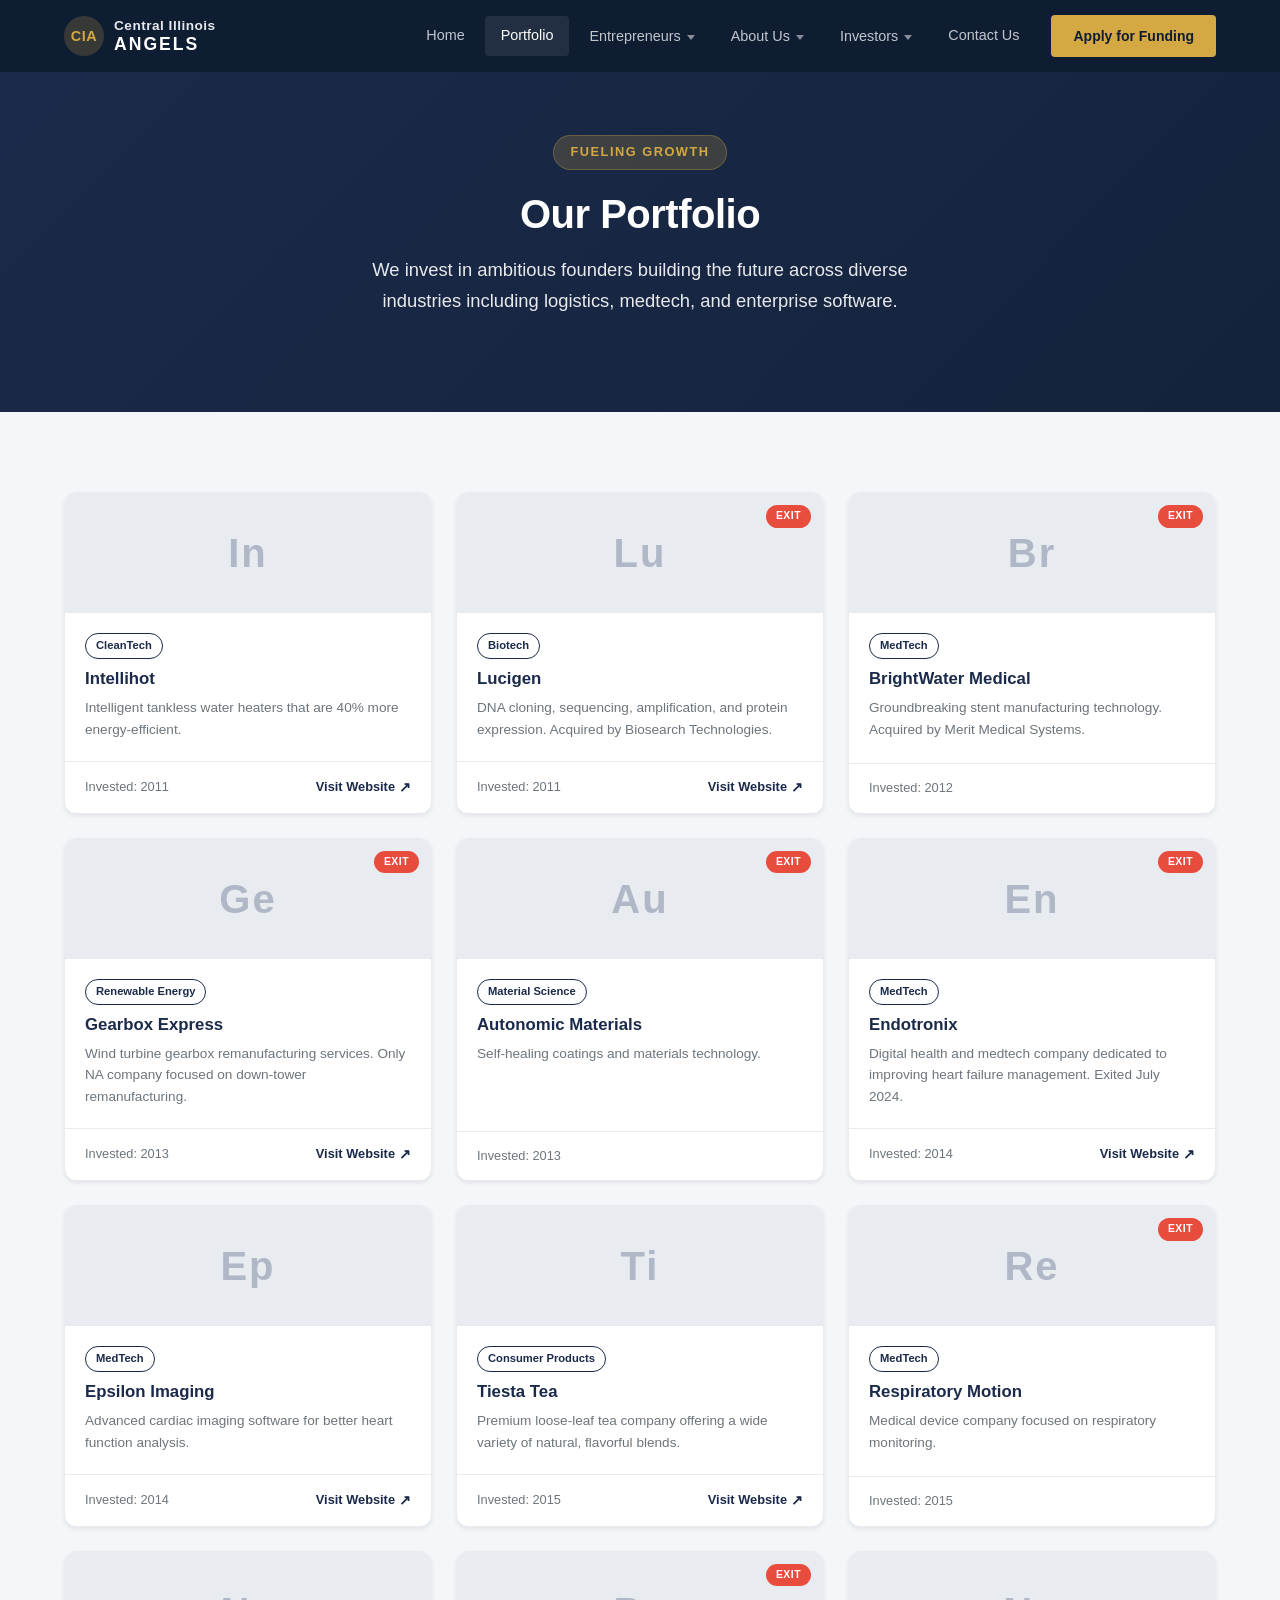
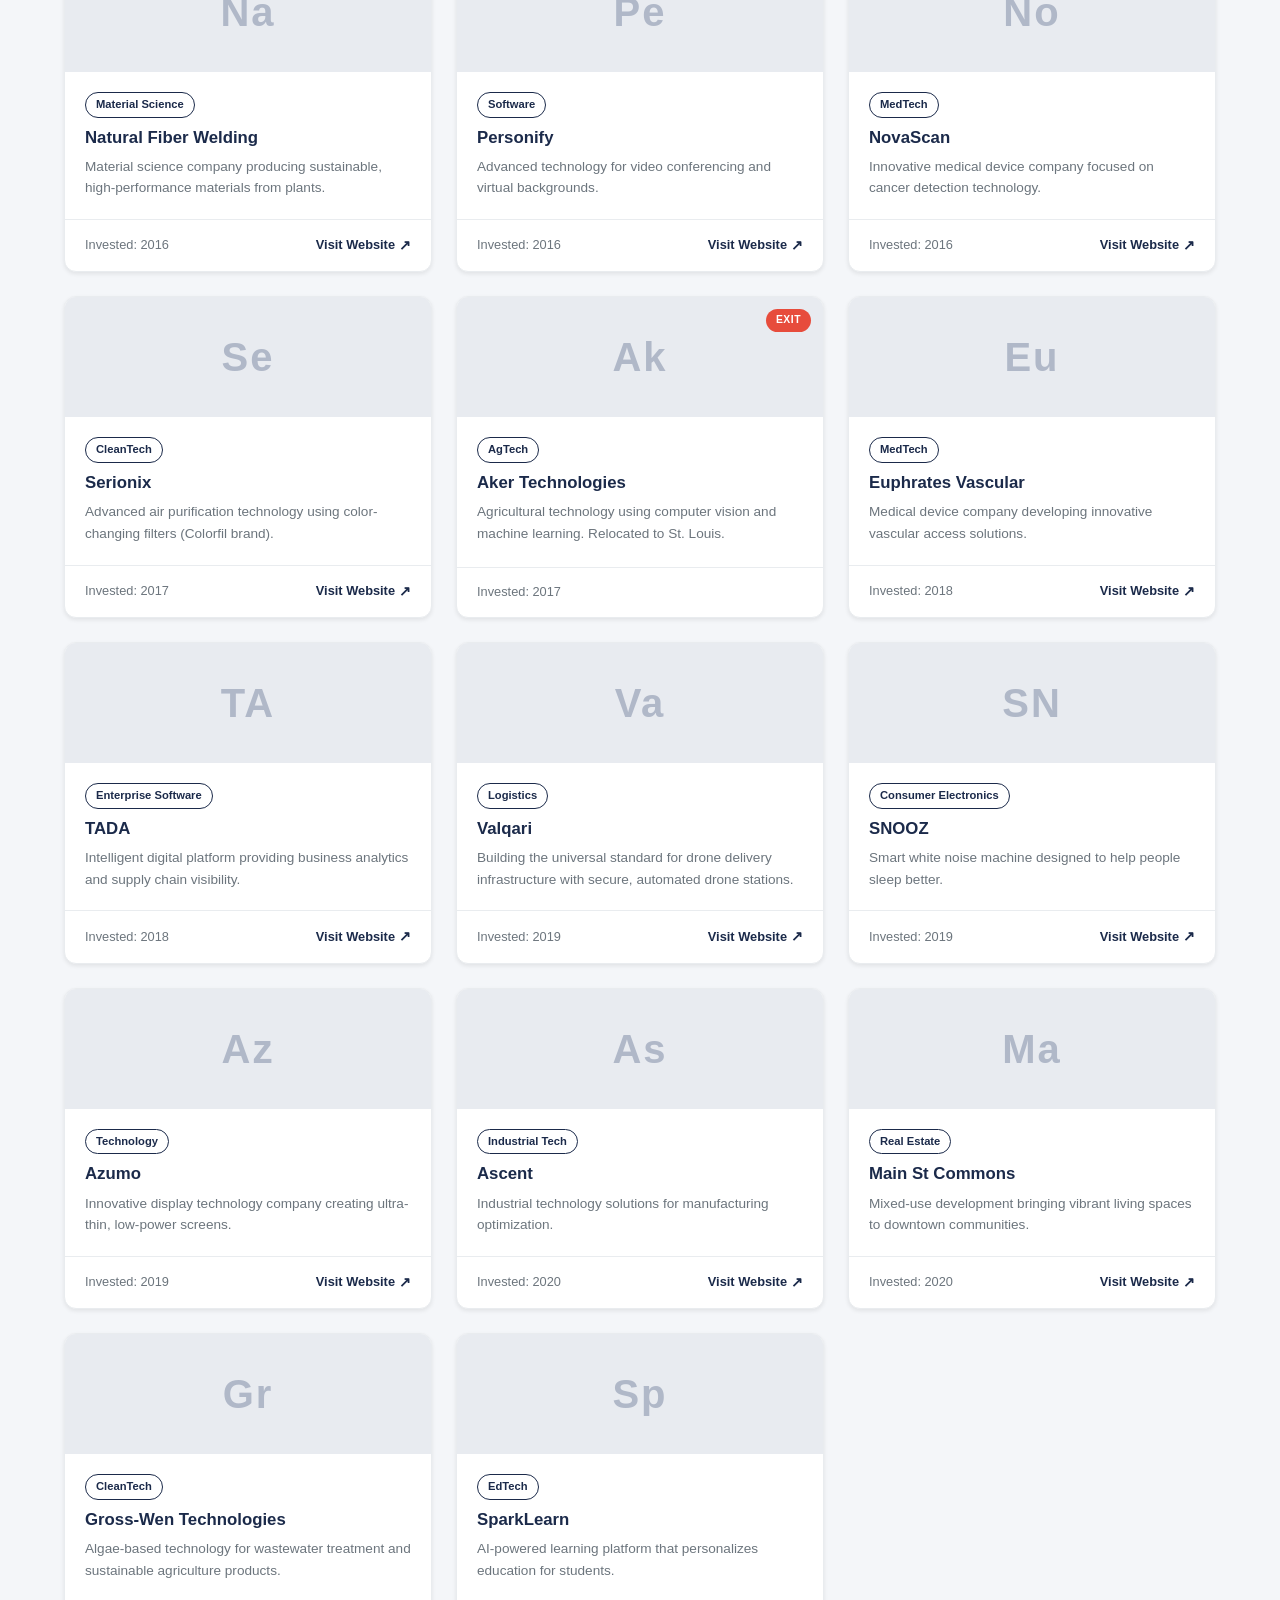
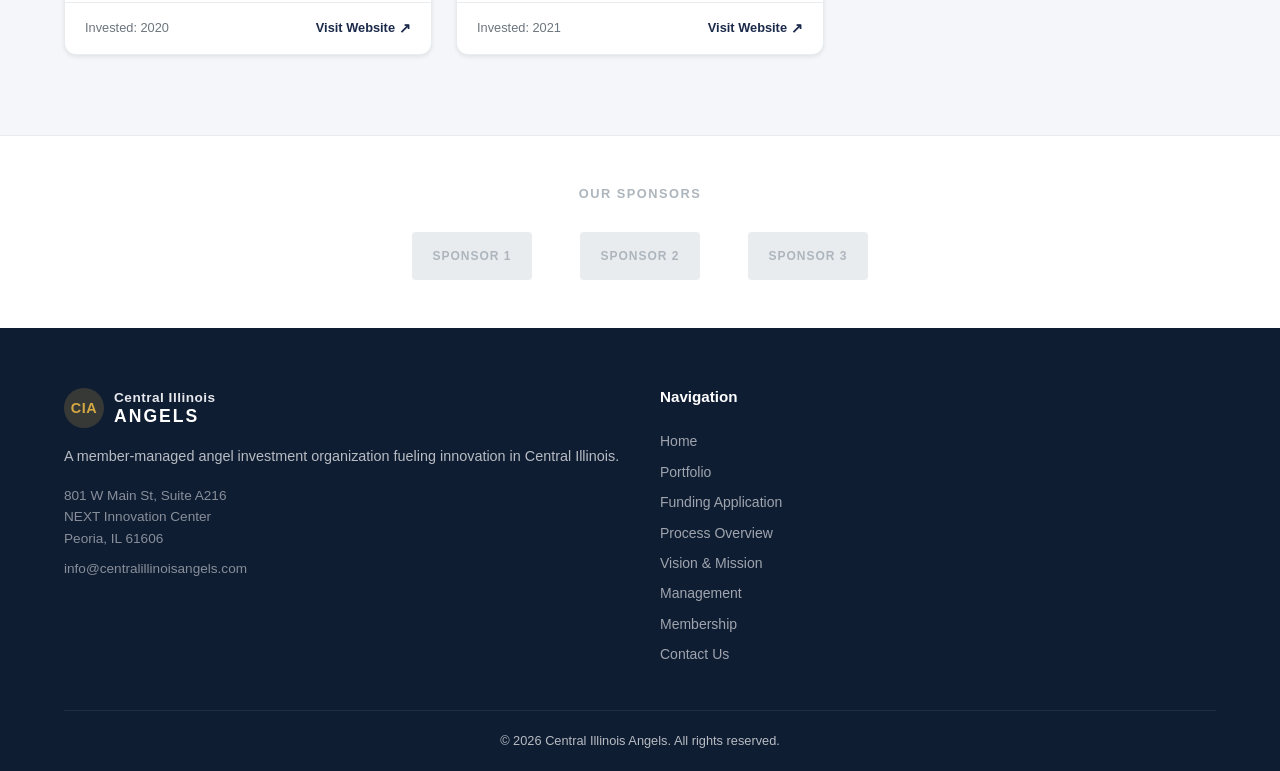
<file: pages/portfolio.html>
<!DOCTYPE html>
<html lang="en">
<head>
  <meta charset="UTF-8">
  <meta name="viewport" content="width=device-width, initial-scale=1.0">
  <title>Portfolio - Central Illinois Angels</title>
  <link rel="stylesheet" href="../css/styles.css">
</head>
<body>

  <!-- Header -->
  <header class="header">
    <div class="container">
      <a href="../index.html" class="logo">
        <div class="logo-icon">CIA</div>
        <div class="logo-text">
          <span class="logo-top">Central Illinois</span>
          <span class="logo-bottom">Angels</span>
        </div>
      </a>
      <nav class="nav" id="mainNav">
        <a href="../index.html" class="nav-link">Home</a>
        <a href="portfolio.html" class="nav-link active">Portfolio</a>
        <div class="nav-dropdown">
          <a href="#" class="nav-link">Entrepreneurs</a>
          <div class="dropdown-menu">
            <a href="funding-application.html">Funding Application</a>
            <a href="resources.html">Resources</a>
            <a href="process-overview.html">Process Overview</a>
          </div>
        </div>
        <div class="nav-dropdown">
          <a href="#" class="nav-link">About Us</a>
          <div class="dropdown-menu">
            <a href="mission-vision.html">Mission &amp; Vision</a>
            <a href="management.html">Management</a>
            <a href="investment-focus.html">Investment Focus</a>
          </div>
        </div>
        <div class="nav-dropdown">
          <a href="#" class="nav-link">Investors</a>
          <div class="dropdown-menu">
            <a href="membership.html">Membership</a>
            <a href="investor-resources.html">Investor Resources</a>
            <a href="member-login.html">Member Login</a>
          </div>
        </div>
        <a href="contact.html" class="nav-link">Contact Us</a>
        <a href="funding-application.html" class="btn-apply-nav">Apply for Funding</a>
      </nav>
      <button class="hamburger" onclick="document.getElementById('mainNav').classList.toggle('open')">
        <span></span><span></span><span></span>
      </button>
    </div>
  </header>

  <!-- Hero -->
  <section class="hero hero-inner">
    <div class="hero-bg" style="background: linear-gradient(135deg, #1B2A4A 0%, #243656 100%);"></div>
    <div class="hero-content">
      <span class="hero-badge">Fueling Growth</span>
      <h1>Our Portfolio</h1>
      <p>We invest in ambitious founders building the future across diverse industries including logistics, medtech, and enterprise software.</p>
    </div>
  </section>

  <!-- Portfolio Grid -->
  <section class="section section-light">
    <div class="container">
      <div class="portfolio-grid">

        <!-- Intellihot -->
        <div class="portfolio-card">
          <div class="portfolio-card-header">
            <span class="portfolio-card-initials">In</span>
          </div>
          <div class="portfolio-card-body">
            <span class="tag">CleanTech</span>
            <h3>Intellihot</h3>
            <p>Intelligent tankless water heaters that are 40% more energy-efficient.</p>
          </div>
          <div class="portfolio-card-footer">
            <span class="invested">Invested: 2011</span>
            <a href="#" class="visit-link">Visit Website</a>
          </div>
        </div>

        <!-- Lucigen -->
        <div class="portfolio-card">
          <div class="portfolio-card-header">
            <span class="portfolio-card-initials">Lu</span>
            <span class="portfolio-card-exit">EXIT</span>
          </div>
          <div class="portfolio-card-body">
            <span class="tag">Biotech</span>
            <h3>Lucigen</h3>
            <p>DNA cloning, sequencing, amplification, and protein expression. Acquired by Biosearch Technologies.</p>
          </div>
          <div class="portfolio-card-footer">
            <span class="invested">Invested: 2011</span>
            <a href="#" class="visit-link">Visit Website</a>
          </div>
        </div>

        <!-- BrightWater Medical -->
        <div class="portfolio-card">
          <div class="portfolio-card-header">
            <span class="portfolio-card-initials">Br</span>
            <span class="portfolio-card-exit">EXIT</span>
          </div>
          <div class="portfolio-card-body">
            <span class="tag">MedTech</span>
            <h3>BrightWater Medical</h3>
            <p>Groundbreaking stent manufacturing technology. Acquired by Merit Medical Systems.</p>
          </div>
          <div class="portfolio-card-footer">
            <span class="invested">Invested: 2012</span>
          </div>
        </div>

        <!-- Gearbox Express -->
        <div class="portfolio-card">
          <div class="portfolio-card-header">
            <span class="portfolio-card-initials">Ge</span>
            <span class="portfolio-card-exit">EXIT</span>
          </div>
          <div class="portfolio-card-body">
            <span class="tag">Renewable Energy</span>
            <h3>Gearbox Express</h3>
            <p>Wind turbine gearbox remanufacturing services. Only NA company focused on down-tower remanufacturing.</p>
          </div>
          <div class="portfolio-card-footer">
            <span class="invested">Invested: 2013</span>
            <a href="#" class="visit-link">Visit Website</a>
          </div>
        </div>

        <!-- Autonomic Materials -->
        <div class="portfolio-card">
          <div class="portfolio-card-header">
            <span class="portfolio-card-initials">Au</span>
            <span class="portfolio-card-exit">EXIT</span>
          </div>
          <div class="portfolio-card-body">
            <span class="tag">Material Science</span>
            <h3>Autonomic Materials</h3>
            <p>Self-healing coatings and materials technology.</p>
          </div>
          <div class="portfolio-card-footer">
            <span class="invested">Invested: 2013</span>
          </div>
        </div>

        <!-- Endotronix -->
        <div class="portfolio-card">
          <div class="portfolio-card-header">
            <span class="portfolio-card-initials">En</span>
            <span class="portfolio-card-exit">EXIT</span>
          </div>
          <div class="portfolio-card-body">
            <span class="tag">MedTech</span>
            <h3>Endotronix</h3>
            <p>Digital health and medtech company dedicated to improving heart failure management. Exited July 2024.</p>
          </div>
          <div class="portfolio-card-footer">
            <span class="invested">Invested: 2014</span>
            <a href="#" class="visit-link">Visit Website</a>
          </div>
        </div>

        <!-- Epsilon Imaging -->
        <div class="portfolio-card">
          <div class="portfolio-card-header">
            <span class="portfolio-card-initials">Ep</span>
          </div>
          <div class="portfolio-card-body">
            <span class="tag">MedTech</span>
            <h3>Epsilon Imaging</h3>
            <p>Advanced cardiac imaging software for better heart function analysis.</p>
          </div>
          <div class="portfolio-card-footer">
            <span class="invested">Invested: 2014</span>
            <a href="#" class="visit-link">Visit Website</a>
          </div>
        </div>

        <!-- Tiesta Tea -->
        <div class="portfolio-card">
          <div class="portfolio-card-header">
            <span class="portfolio-card-initials">Ti</span>
          </div>
          <div class="portfolio-card-body">
            <span class="tag">Consumer Products</span>
            <h3>Tiesta Tea</h3>
            <p>Premium loose-leaf tea company offering a wide variety of natural, flavorful blends.</p>
          </div>
          <div class="portfolio-card-footer">
            <span class="invested">Invested: 2015</span>
            <a href="#" class="visit-link">Visit Website</a>
          </div>
        </div>

        <!-- Respiratory Motion -->
        <div class="portfolio-card">
          <div class="portfolio-card-header">
            <span class="portfolio-card-initials">Re</span>
            <span class="portfolio-card-exit">EXIT</span>
          </div>
          <div class="portfolio-card-body">
            <span class="tag">MedTech</span>
            <h3>Respiratory Motion</h3>
            <p>Medical device company focused on respiratory monitoring.</p>
          </div>
          <div class="portfolio-card-footer">
            <span class="invested">Invested: 2015</span>
          </div>
        </div>

        <!-- Natural Fiber Welding -->
        <div class="portfolio-card">
          <div class="portfolio-card-header">
            <span class="portfolio-card-initials">Na</span>
          </div>
          <div class="portfolio-card-body">
            <span class="tag">Material Science</span>
            <h3>Natural Fiber Welding</h3>
            <p>Material science company producing sustainable, high-performance materials from plants.</p>
          </div>
          <div class="portfolio-card-footer">
            <span class="invested">Invested: 2016</span>
            <a href="#" class="visit-link">Visit Website</a>
          </div>
        </div>

        <!-- Personify -->
        <div class="portfolio-card">
          <div class="portfolio-card-header">
            <span class="portfolio-card-initials">Pe</span>
            <span class="portfolio-card-exit">EXIT</span>
          </div>
          <div class="portfolio-card-body">
            <span class="tag">Software</span>
            <h3>Personify</h3>
            <p>Advanced technology for video conferencing and virtual backgrounds.</p>
          </div>
          <div class="portfolio-card-footer">
            <span class="invested">Invested: 2016</span>
            <a href="#" class="visit-link">Visit Website</a>
          </div>
        </div>

        <!-- NovaScan -->
        <div class="portfolio-card">
          <div class="portfolio-card-header">
            <span class="portfolio-card-initials">No</span>
          </div>
          <div class="portfolio-card-body">
            <span class="tag">MedTech</span>
            <h3>NovaScan</h3>
            <p>Innovative medical device company focused on cancer detection technology.</p>
          </div>
          <div class="portfolio-card-footer">
            <span class="invested">Invested: 2016</span>
            <a href="#" class="visit-link">Visit Website</a>
          </div>
        </div>

        <!-- Serionix -->
        <div class="portfolio-card">
          <div class="portfolio-card-header">
            <span class="portfolio-card-initials">Se</span>
          </div>
          <div class="portfolio-card-body">
            <span class="tag">CleanTech</span>
            <h3>Serionix</h3>
            <p>Advanced air purification technology using color-changing filters (Colorfil brand).</p>
          </div>
          <div class="portfolio-card-footer">
            <span class="invested">Invested: 2017</span>
            <a href="#" class="visit-link">Visit Website</a>
          </div>
        </div>

        <!-- Aker Technologies -->
        <div class="portfolio-card">
          <div class="portfolio-card-header">
            <span class="portfolio-card-initials">Ak</span>
            <span class="portfolio-card-exit">EXIT</span>
          </div>
          <div class="portfolio-card-body">
            <span class="tag">AgTech</span>
            <h3>Aker Technologies</h3>
            <p>Agricultural technology using computer vision and machine learning. Relocated to St. Louis.</p>
          </div>
          <div class="portfolio-card-footer">
            <span class="invested">Invested: 2017</span>
          </div>
        </div>

        <!-- Euphrates Vascular -->
        <div class="portfolio-card">
          <div class="portfolio-card-header">
            <span class="portfolio-card-initials">Eu</span>
          </div>
          <div class="portfolio-card-body">
            <span class="tag">MedTech</span>
            <h3>Euphrates Vascular</h3>
            <p>Medical device company developing innovative vascular access solutions.</p>
          </div>
          <div class="portfolio-card-footer">
            <span class="invested">Invested: 2018</span>
            <a href="#" class="visit-link">Visit Website</a>
          </div>
        </div>

        <!-- TADA -->
        <div class="portfolio-card">
          <div class="portfolio-card-header">
            <span class="portfolio-card-initials">TA</span>
          </div>
          <div class="portfolio-card-body">
            <span class="tag">Enterprise Software</span>
            <h3>TADA</h3>
            <p>Intelligent digital platform providing business analytics and supply chain visibility.</p>
          </div>
          <div class="portfolio-card-footer">
            <span class="invested">Invested: 2018</span>
            <a href="#" class="visit-link">Visit Website</a>
          </div>
        </div>

        <!-- Valqari -->
        <div class="portfolio-card">
          <div class="portfolio-card-header">
            <span class="portfolio-card-initials">Va</span>
          </div>
          <div class="portfolio-card-body">
            <span class="tag">Logistics</span>
            <h3>Valqari</h3>
            <p>Building the universal standard for drone delivery infrastructure with secure, automated drone stations.</p>
          </div>
          <div class="portfolio-card-footer">
            <span class="invested">Invested: 2019</span>
            <a href="#" class="visit-link">Visit Website</a>
          </div>
        </div>

        <!-- SNOOZ -->
        <div class="portfolio-card">
          <div class="portfolio-card-header">
            <span class="portfolio-card-initials">SN</span>
          </div>
          <div class="portfolio-card-body">
            <span class="tag">Consumer Electronics</span>
            <h3>SNOOZ</h3>
            <p>Smart white noise machine designed to help people sleep better.</p>
          </div>
          <div class="portfolio-card-footer">
            <span class="invested">Invested: 2019</span>
            <a href="#" class="visit-link">Visit Website</a>
          </div>
        </div>

        <!-- Azumo -->
        <div class="portfolio-card">
          <div class="portfolio-card-header">
            <span class="portfolio-card-initials">Az</span>
          </div>
          <div class="portfolio-card-body">
            <span class="tag">Technology</span>
            <h3>Azumo</h3>
            <p>Innovative display technology company creating ultra-thin, low-power screens.</p>
          </div>
          <div class="portfolio-card-footer">
            <span class="invested">Invested: 2019</span>
            <a href="#" class="visit-link">Visit Website</a>
          </div>
        </div>

        <!-- Ascent -->
        <div class="portfolio-card">
          <div class="portfolio-card-header">
            <span class="portfolio-card-initials">As</span>
          </div>
          <div class="portfolio-card-body">
            <span class="tag">Industrial Tech</span>
            <h3>Ascent</h3>
            <p>Industrial technology solutions for manufacturing optimization.</p>
          </div>
          <div class="portfolio-card-footer">
            <span class="invested">Invested: 2020</span>
            <a href="#" class="visit-link">Visit Website</a>
          </div>
        </div>

        <!-- Main St Commons -->
        <div class="portfolio-card">
          <div class="portfolio-card-header">
            <span class="portfolio-card-initials">Ma</span>
          </div>
          <div class="portfolio-card-body">
            <span class="tag">Real Estate</span>
            <h3>Main St Commons</h3>
            <p>Mixed-use development bringing vibrant living spaces to downtown communities.</p>
          </div>
          <div class="portfolio-card-footer">
            <span class="invested">Invested: 2020</span>
            <a href="#" class="visit-link">Visit Website</a>
          </div>
        </div>

        <!-- Gross-Wen Technologies -->
        <div class="portfolio-card">
          <div class="portfolio-card-header">
            <span class="portfolio-card-initials">Gr</span>
          </div>
          <div class="portfolio-card-body">
            <span class="tag">CleanTech</span>
            <h3>Gross-Wen Technologies</h3>
            <p>Algae-based technology for wastewater treatment and sustainable agriculture products.</p>
          </div>
          <div class="portfolio-card-footer">
            <span class="invested">Invested: 2020</span>
            <a href="#" class="visit-link">Visit Website</a>
          </div>
        </div>

        <!-- SparkLearn -->
        <div class="portfolio-card">
          <div class="portfolio-card-header">
            <span class="portfolio-card-initials">Sp</span>
          </div>
          <div class="portfolio-card-body">
            <span class="tag">EdTech</span>
            <h3>SparkLearn</h3>
            <p>AI-powered learning platform that personalizes education for students.</p>
          </div>
          <div class="portfolio-card-footer">
            <span class="invested">Invested: 2021</span>
            <a href="#" class="visit-link">Visit Website</a>
          </div>
        </div>

      </div>
    </div>
  </section>

  <!-- Sponsors -->
  <section class="partners-section">
    <div class="container">
      <p class="partners-label">Our Sponsors</p>
      <div class="partners-grid">
        <div class="partner-logo">Sponsor 1</div>
        <div class="partner-logo">Sponsor 2</div>
        <div class="partner-logo">Sponsor 3</div>
      </div>
    </div>
  </section>

  <!-- Footer -->
  <footer class="footer">
    <div class="container">
      <div class="footer-grid">
        <div class="footer-brand">
          <div class="logo">
            <div class="logo-icon">CIA</div>
            <div class="logo-text">
              <span class="logo-top">Central Illinois</span>
              <span class="logo-bottom">Angels</span>
            </div>
          </div>
          <p>A member-managed angel investment organization fueling innovation in Central Illinois.</p>
          <div class="footer-address">801 W Main St, Suite A216<br>NEXT Innovation Center<br>Peoria, IL 61606</div>
          <a href="mailto:info@centralillinoisangels.com" class="footer-email">info@centralillinoisangels.com</a>
        </div>
        <div class="footer-col">
          <h4>Navigation</h4>
          <a href="../index.html">Home</a>
          <a href="portfolio.html">Portfolio</a>
          <a href="funding-application.html">Funding Application</a>
          <a href="process-overview.html">Process Overview</a>
          <a href="mission-vision.html">Vision &amp; Mission</a>
          <a href="management.html">Management</a>
          <a href="membership.html">Membership</a>
          <a href="contact.html">Contact Us</a>
        </div>
      </div>
      <div class="footer-bottom">
        <p>&copy; 2026 Central Illinois Angels. All rights reserved.</p>
      </div>
    </div>
  </footer>

  <script>
    document.querySelectorAll('.nav-dropdown > .nav-link').forEach(function(link) {
      link.addEventListener('click', function(e) {
        if (window.innerWidth <= 768) { e.preventDefault(); this.parentElement.classList.toggle('open'); }
      });
    });
  </script>
</body>
</html>
</file>
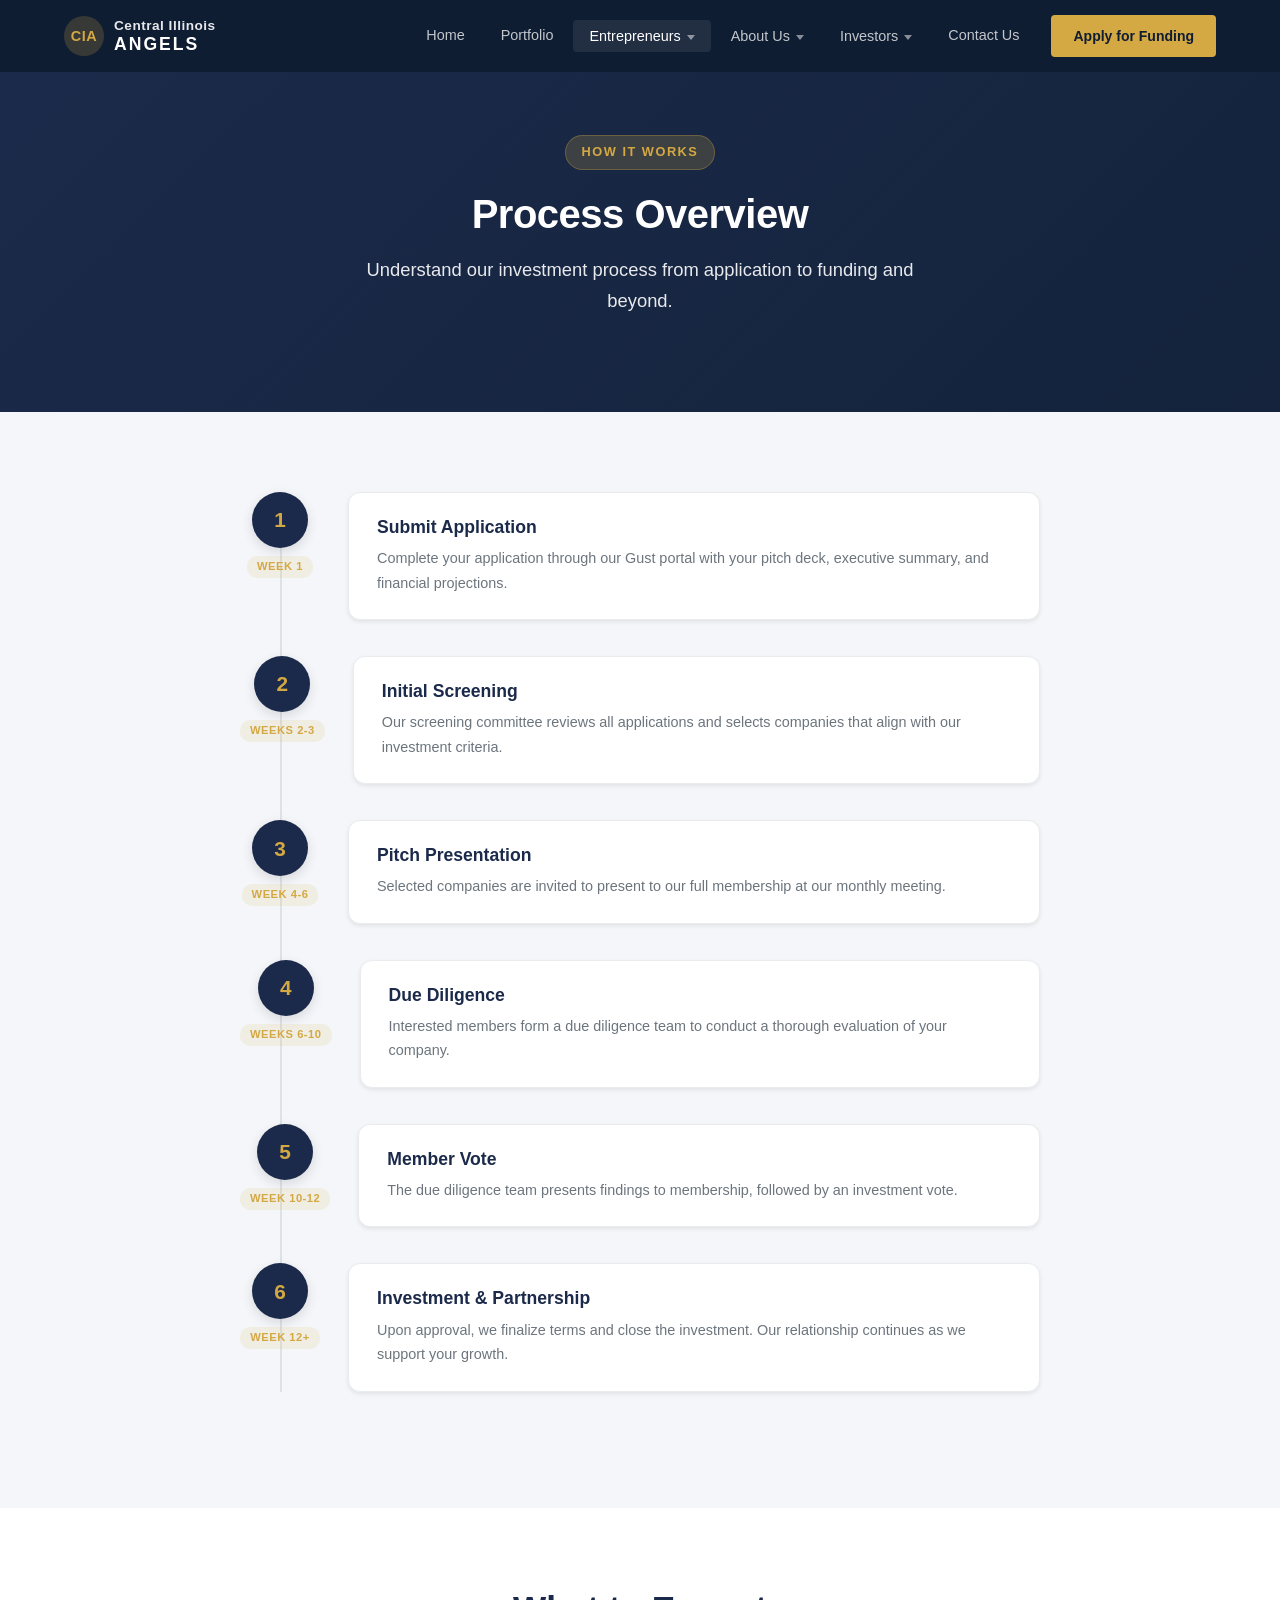
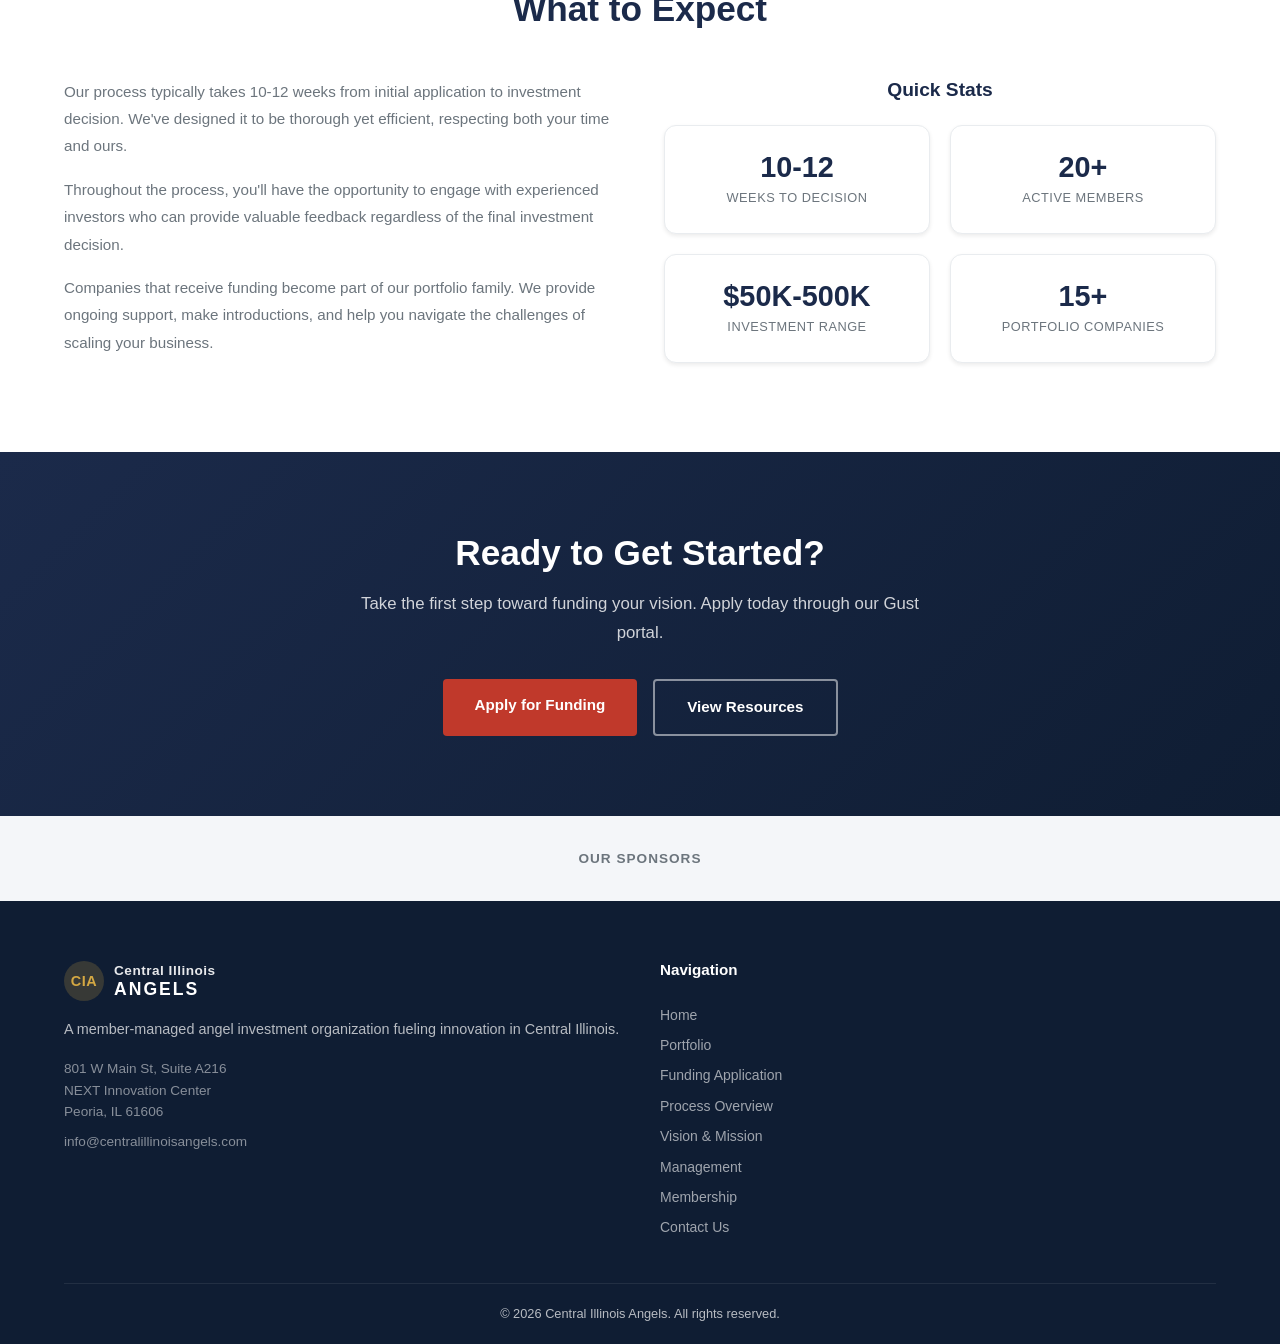
<file: pages/process-overview.html>
<!DOCTYPE html>
<html lang="en">
<head>
  <meta charset="UTF-8">
  <meta name="viewport" content="width=device-width, initial-scale=1.0">
  <title>Process Overview - Central Illinois Angels</title>
  <link rel="stylesheet" href="../css/styles.css">
</head>
<body>

  <!-- Header -->
  <header class="header">
    <div class="container">
      <a href="../index.html" class="logo">
        <div class="logo-icon">CIA</div>
        <div class="logo-text">
          <span class="logo-top">Central Illinois</span>
          <span class="logo-bottom">Angels</span>
        </div>
      </a>
      <nav class="nav" id="mainNav">
        <a href="../index.html" class="nav-link">Home</a>
        <a href="portfolio.html" class="nav-link">Portfolio</a>
        <div class="nav-dropdown">
          <a href="#" class="nav-link active">Entrepreneurs</a>
          <div class="dropdown-menu">
            <a href="funding-application.html">Funding Application</a>
            <a href="resources.html">Resources</a>
            <a href="process-overview.html">Process Overview</a>
          </div>
        </div>
        <div class="nav-dropdown">
          <a href="#" class="nav-link">About Us</a>
          <div class="dropdown-menu">
            <a href="mission-vision.html">Mission &amp; Vision</a>
            <a href="management.html">Management</a>
            <a href="investment-focus.html">Investment Focus</a>
          </div>
        </div>
        <div class="nav-dropdown">
          <a href="#" class="nav-link">Investors</a>
          <div class="dropdown-menu">
            <a href="membership.html">Membership</a>
            <a href="investor-resources.html">Investor Resources</a>
            <a href="member-login.html">Member Login</a>
          </div>
        </div>
        <a href="contact.html" class="nav-link">Contact Us</a>
        <a href="funding-application.html" class="btn-apply-nav">Apply for Funding</a>
      </nav>
      <button class="hamburger" onclick="document.getElementById('mainNav').classList.toggle('open')">
        <span></span><span></span><span></span>
      </button>
    </div>
  </header>

  <!-- Hero -->
  <section class="hero hero-inner">
    <div class="hero-bg" style="background: linear-gradient(135deg, #1B2A4A 0%, #243656 100%);"></div>
    <div class="hero-content">
      <span class="hero-badge">How It Works</span>
      <h1>Process Overview</h1>
      <p>Understand our investment process from application to funding and beyond.</p>
    </div>
  </section>

  <!-- Timeline -->
  <section class="section section-light">
    <div class="container">
      <div class="timeline-v2">
        <div class="timeline-v2-item">
          <div class="timeline-v2-marker">
            <div class="timeline-v2-icon">1</div>
            <span class="timeline-v2-week">Week 1</span>
          </div>
          <div class="timeline-v2-content">
            <h3>Submit Application</h3>
            <p>Complete your application through our Gust portal with your pitch deck, executive summary, and financial projections.</p>
          </div>
        </div>
        <div class="timeline-v2-item">
          <div class="timeline-v2-marker">
            <div class="timeline-v2-icon">2</div>
            <span class="timeline-v2-week">Weeks 2-3</span>
          </div>
          <div class="timeline-v2-content">
            <h3>Initial Screening</h3>
            <p>Our screening committee reviews all applications and selects companies that align with our investment criteria.</p>
          </div>
        </div>
        <div class="timeline-v2-item">
          <div class="timeline-v2-marker">
            <div class="timeline-v2-icon">3</div>
            <span class="timeline-v2-week">Week 4-6</span>
          </div>
          <div class="timeline-v2-content">
            <h3>Pitch Presentation</h3>
            <p>Selected companies are invited to present to our full membership at our monthly meeting.</p>
          </div>
        </div>
        <div class="timeline-v2-item">
          <div class="timeline-v2-marker">
            <div class="timeline-v2-icon">4</div>
            <span class="timeline-v2-week">Weeks 6-10</span>
          </div>
          <div class="timeline-v2-content">
            <h3>Due Diligence</h3>
            <p>Interested members form a due diligence team to conduct a thorough evaluation of your company.</p>
          </div>
        </div>
        <div class="timeline-v2-item">
          <div class="timeline-v2-marker">
            <div class="timeline-v2-icon">5</div>
            <span class="timeline-v2-week">Week 10-12</span>
          </div>
          <div class="timeline-v2-content">
            <h3>Member Vote</h3>
            <p>The due diligence team presents findings to membership, followed by an investment vote.</p>
          </div>
        </div>
        <div class="timeline-v2-item">
          <div class="timeline-v2-marker">
            <div class="timeline-v2-icon">6</div>
            <span class="timeline-v2-week">Week 12+</span>
          </div>
          <div class="timeline-v2-content">
            <h3>Investment &amp; Partnership</h3>
            <p>Upon approval, we finalize terms and close the investment. Our relationship continues as we support your growth.</p>
          </div>
        </div>
      </div>
    </div>
  </section>

  <!-- What to Expect -->
  <section class="section section-white">
    <div class="container">
      <div class="section-header">
        <h2>What to Expect</h2>
      </div>
      <div class="what-to-expect">
        <div class="what-to-expect-text">
          <p>Our process typically takes 10-12 weeks from initial application to investment decision. We've designed it to be thorough yet efficient, respecting both your time and ours.</p>
          <p>Throughout the process, you'll have the opportunity to engage with experienced investors who can provide valuable feedback regardless of the final investment decision.</p>
          <p>Companies that receive funding become part of our portfolio family. We provide ongoing support, make introductions, and help you navigate the challenges of scaling your business.</p>
        </div>
        <div>
          <div class="section-header" style="margin-bottom: 24px;">
            <h3 style="font-size: 1.2rem; color: var(--navy);">Quick Stats</h3>
          </div>
          <div class="quick-stats">
            <div class="quick-stat">
              <h3>10-12</h3>
              <p>Weeks to Decision</p>
            </div>
            <div class="quick-stat">
              <h3>20+</h3>
              <p>Active Members</p>
            </div>
            <div class="quick-stat">
              <h3>$50K-500K</h3>
              <p>Investment Range</p>
            </div>
            <div class="quick-stat">
              <h3>15+</h3>
              <p>Portfolio Companies</p>
            </div>
          </div>
        </div>
      </div>
    </div>
  </section>

  <!-- CTA -->
  <section class="cta-section">
    <div class="container">
      <h2>Ready to Get Started?</h2>
      <p>Take the first step toward funding your vision. Apply today through our Gust portal.</p>
      <div class="cta-buttons">
        <a href="funding-application.html" class="btn btn-primary">Apply for Funding</a>
        <a href="resources.html" class="btn btn-outline">View Resources</a>
      </div>
    </div>
  </section>

  <!-- Sponsors -->
  <section class="section section-light" style="padding: 32px 0;">
    <div class="container" style="text-align: center;">
      <p style="font-size: 0.85rem; color: var(--text-muted); text-transform: uppercase; letter-spacing: 1px; font-weight: 600;">Our Sponsors</p>
    </div>
  </section>

  <!-- Footer -->
  <footer class="footer">
    <div class="container">
      <div class="footer-grid">
        <div class="footer-brand">
          <div class="logo">
            <div class="logo-icon">CIA</div>
            <div class="logo-text">
              <span class="logo-top">Central Illinois</span>
              <span class="logo-bottom">Angels</span>
            </div>
          </div>
          <p>A member-managed angel investment organization fueling innovation in Central Illinois.</p>
          <div class="footer-address">801 W Main St, Suite A216<br>NEXT Innovation Center<br>Peoria, IL 61606</div>
          <a href="mailto:info@centralillinoisangels.com" class="footer-email">info@centralillinoisangels.com</a>
        </div>
        <div class="footer-col">
          <h4>Navigation</h4>
          <a href="../index.html">Home</a>
          <a href="portfolio.html">Portfolio</a>
          <a href="funding-application.html">Funding Application</a>
          <a href="process-overview.html">Process Overview</a>
          <a href="mission-vision.html">Vision &amp; Mission</a>
          <a href="management.html">Management</a>
          <a href="membership.html">Membership</a>
          <a href="contact.html">Contact Us</a>
        </div>
      </div>
      <div class="footer-bottom">
        <p>&copy; 2026 Central Illinois Angels. All rights reserved.</p>
      </div>
    </div>
  </footer>

  <script>
    document.querySelectorAll('.nav-dropdown > .nav-link').forEach(function(link) {
      link.addEventListener('click', function(e) {
        if (window.innerWidth <= 768) { e.preventDefault(); this.parentElement.classList.toggle('open'); }
      });
    });
  </script>
</body>
</html>
</file>
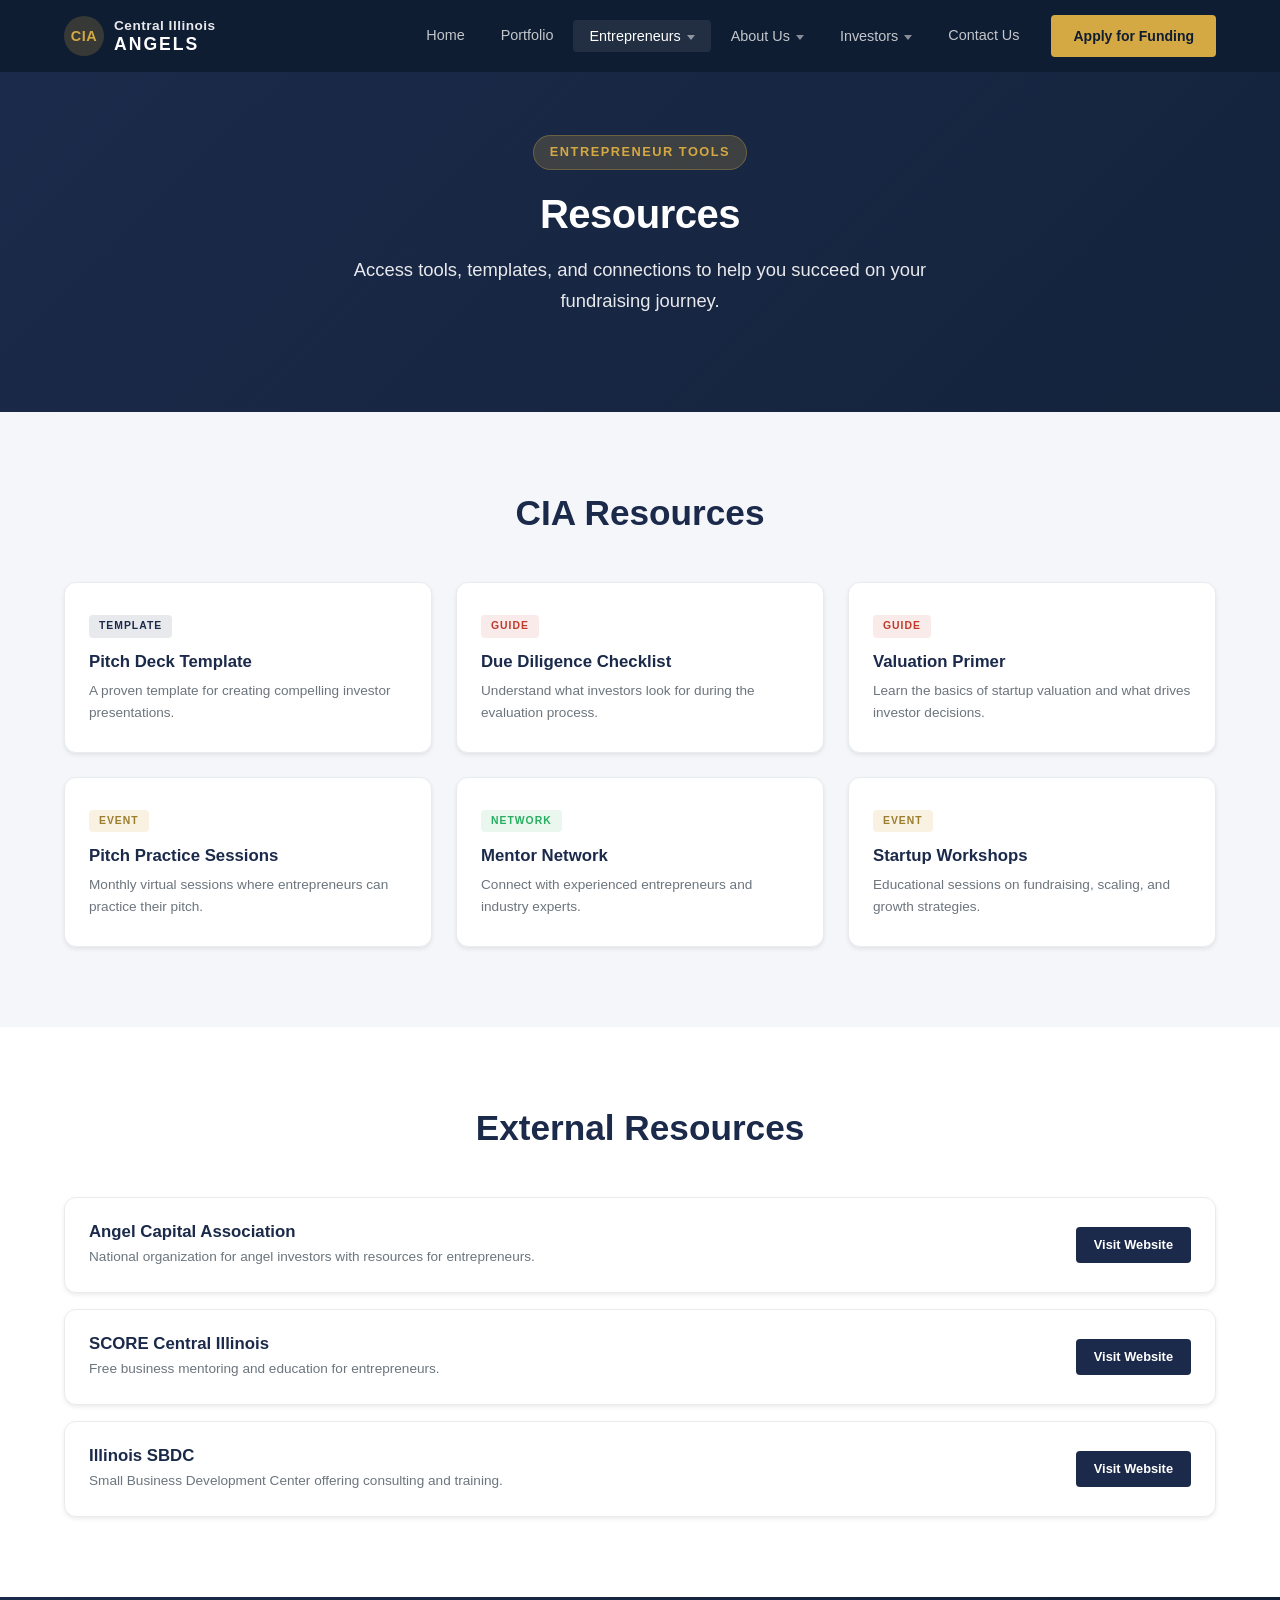
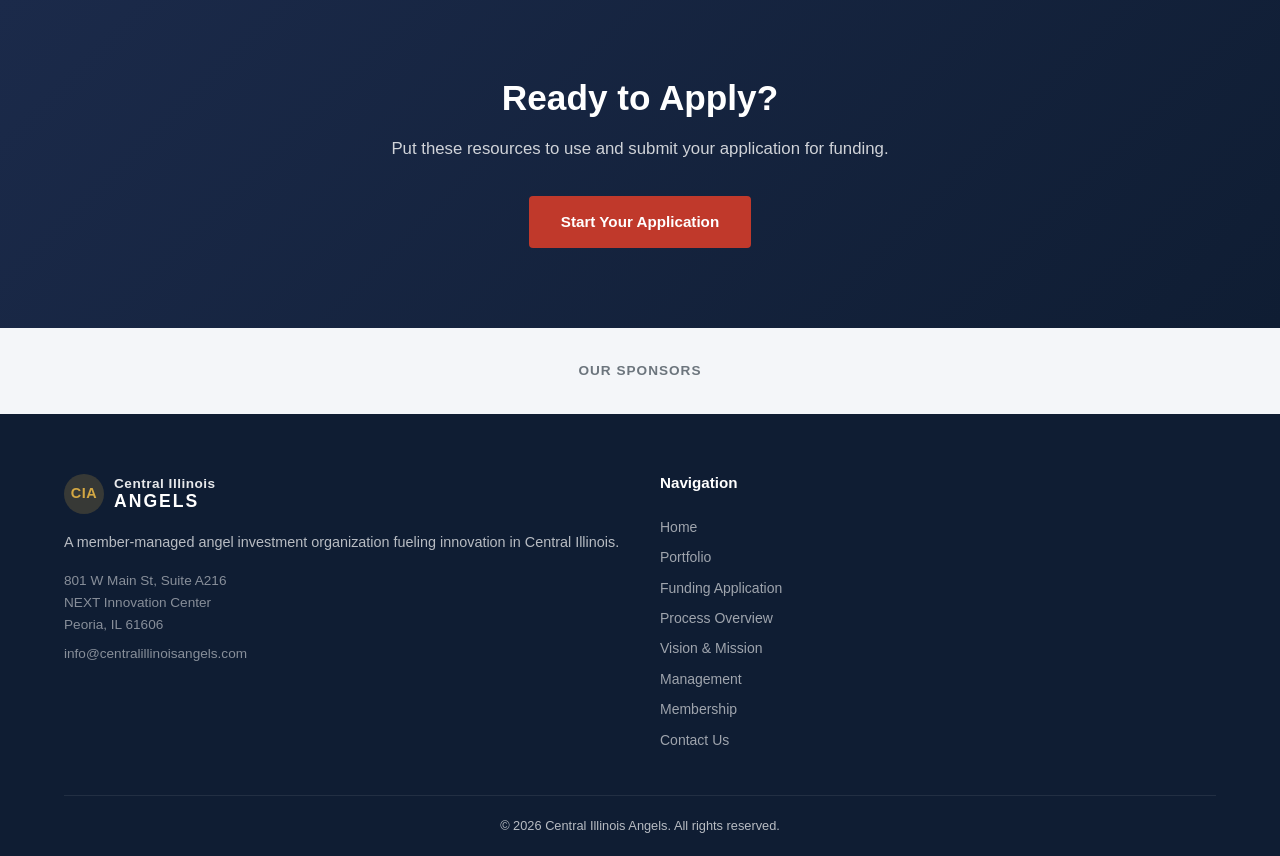
<file: pages/resources.html>
<!DOCTYPE html>
<html lang="en">
<head>
  <meta charset="UTF-8">
  <meta name="viewport" content="width=device-width, initial-scale=1.0">
  <title>Resources - Central Illinois Angels</title>
  <link rel="stylesheet" href="../css/styles.css">
</head>
<body>

  <!-- Header -->
  <header class="header">
    <div class="container">
      <a href="../index.html" class="logo">
        <div class="logo-icon">CIA</div>
        <div class="logo-text">
          <span class="logo-top">Central Illinois</span>
          <span class="logo-bottom">Angels</span>
        </div>
      </a>
      <nav class="nav" id="mainNav">
        <a href="../index.html" class="nav-link">Home</a>
        <a href="portfolio.html" class="nav-link">Portfolio</a>
        <div class="nav-dropdown">
          <a href="#" class="nav-link active">Entrepreneurs</a>
          <div class="dropdown-menu">
            <a href="funding-application.html">Funding Application</a>
            <a href="resources.html">Resources</a>
            <a href="process-overview.html">Process Overview</a>
          </div>
        </div>
        <div class="nav-dropdown">
          <a href="#" class="nav-link">About Us</a>
          <div class="dropdown-menu">
            <a href="mission-vision.html">Mission &amp; Vision</a>
            <a href="management.html">Management</a>
            <a href="investment-focus.html">Investment Focus</a>
          </div>
        </div>
        <div class="nav-dropdown">
          <a href="#" class="nav-link">Investors</a>
          <div class="dropdown-menu">
            <a href="membership.html">Membership</a>
            <a href="investor-resources.html">Investor Resources</a>
            <a href="member-login.html">Member Login</a>
          </div>
        </div>
        <a href="contact.html" class="nav-link">Contact Us</a>
        <a href="funding-application.html" class="btn-apply-nav">Apply for Funding</a>
      </nav>
      <button class="hamburger" onclick="document.getElementById('mainNav').classList.toggle('open')">
        <span></span><span></span><span></span>
      </button>
    </div>
  </header>

  <!-- Hero -->
  <section class="hero hero-inner">
    <div class="hero-bg" style="background: linear-gradient(135deg, #1B2A4A 0%, #243656 100%);"></div>
    <div class="hero-content">
      <span class="hero-badge">Entrepreneur Tools</span>
      <h1>Resources</h1>
      <p>Access tools, templates, and connections to help you succeed on your fundraising journey.</p>
    </div>
  </section>

  <!-- CIA Resources -->
  <section class="section section-light">
    <div class="container">
      <div class="section-header">
        <h2>CIA Resources</h2>
      </div>
      <div class="resource-type-grid">
        <div class="resource-type-card">
          <span class="resource-type-badge badge-template">Template</span>
          <h3>Pitch Deck Template</h3>
          <p>A proven template for creating compelling investor presentations.</p>
        </div>
        <div class="resource-type-card">
          <span class="resource-type-badge badge-guide">Guide</span>
          <h3>Due Diligence Checklist</h3>
          <p>Understand what investors look for during the evaluation process.</p>
        </div>
        <div class="resource-type-card">
          <span class="resource-type-badge badge-guide">Guide</span>
          <h3>Valuation Primer</h3>
          <p>Learn the basics of startup valuation and what drives investor decisions.</p>
        </div>
        <div class="resource-type-card">
          <span class="resource-type-badge badge-event">Event</span>
          <h3>Pitch Practice Sessions</h3>
          <p>Monthly virtual sessions where entrepreneurs can practice their pitch.</p>
        </div>
        <div class="resource-type-card">
          <span class="resource-type-badge badge-network">Network</span>
          <h3>Mentor Network</h3>
          <p>Connect with experienced entrepreneurs and industry experts.</p>
        </div>
        <div class="resource-type-card">
          <span class="resource-type-badge badge-event">Event</span>
          <h3>Startup Workshops</h3>
          <p>Educational sessions on fundraising, scaling, and growth strategies.</p>
        </div>
      </div>
    </div>
  </section>

  <!-- External Resources -->
  <section class="section section-white">
    <div class="container">
      <div class="section-header">
        <h2>External Resources</h2>
      </div>
      <div class="external-list">
        <div class="external-resource-card">
          <div>
            <h3>Angel Capital Association</h3>
            <p>National organization for angel investors with resources for entrepreneurs.</p>
          </div>
          <a href="#" class="visit-btn">Visit Website</a>
        </div>
        <div class="external-resource-card">
          <div>
            <h3>SCORE Central Illinois</h3>
            <p>Free business mentoring and education for entrepreneurs.</p>
          </div>
          <a href="#" class="visit-btn">Visit Website</a>
        </div>
        <div class="external-resource-card">
          <div>
            <h3>Illinois SBDC</h3>
            <p>Small Business Development Center offering consulting and training.</p>
          </div>
          <a href="#" class="visit-btn">Visit Website</a>
        </div>
      </div>
    </div>
  </section>

  <!-- CTA -->
  <section class="cta-section">
    <div class="container">
      <h2>Ready to Apply?</h2>
      <p>Put these resources to use and submit your application for funding.</p>
      <div class="cta-buttons">
        <a href="funding-application.html" class="btn btn-primary">Start Your Application</a>
      </div>
    </div>
  </section>

  <!-- Sponsors -->
  <section class="section section-light" style="padding: 32px 0;">
    <div class="container" style="text-align: center;">
      <p style="font-size: 0.85rem; color: var(--text-muted); text-transform: uppercase; letter-spacing: 1px; font-weight: 600;">Our Sponsors</p>
    </div>
  </section>

  <!-- Footer -->
  <footer class="footer">
    <div class="container">
      <div class="footer-grid">
        <div class="footer-brand">
          <div class="logo">
            <div class="logo-icon">CIA</div>
            <div class="logo-text">
              <span class="logo-top">Central Illinois</span>
              <span class="logo-bottom">Angels</span>
            </div>
          </div>
          <p>A member-managed angel investment organization fueling innovation in Central Illinois.</p>
          <div class="footer-address">801 W Main St, Suite A216<br>NEXT Innovation Center<br>Peoria, IL 61606</div>
          <a href="mailto:info@centralillinoisangels.com" class="footer-email">info@centralillinoisangels.com</a>
        </div>
        <div class="footer-col">
          <h4>Navigation</h4>
          <a href="../index.html">Home</a>
          <a href="portfolio.html">Portfolio</a>
          <a href="funding-application.html">Funding Application</a>
          <a href="process-overview.html">Process Overview</a>
          <a href="mission-vision.html">Vision &amp; Mission</a>
          <a href="management.html">Management</a>
          <a href="membership.html">Membership</a>
          <a href="contact.html">Contact Us</a>
        </div>
      </div>
      <div class="footer-bottom">
        <p>&copy; 2026 Central Illinois Angels. All rights reserved.</p>
      </div>
    </div>
  </footer>

  <script>
    document.querySelectorAll('.nav-dropdown > .nav-link').forEach(function(link) {
      link.addEventListener('click', function(e) {
        if (window.innerWidth <= 768) { e.preventDefault(); this.parentElement.classList.toggle('open'); }
      });
    });
  </script>
</body>
</html>
</file>
<file: css/styles.css>
/* ============================================
   Central Illinois Angels - Main Stylesheet
   ============================================ */

/* ---------- CSS Variables ---------- */
:root {
  --navy: #1B2A4A;
  --navy-dark: #0f1d33;
  --navy-light: #243656;
  --red: #C0392B;
  --red-hover: #A93226;
  --red-dark: #922B21;
  --gold: #D4A843;
  --gold-light: #F0D68A;
  --light-bg: #F4F6F9;
  --white: #FFFFFF;
  --gray-100: #F8F9FA;
  --gray-200: #E9ECEF;
  --gray-300: #DEE2E6;
  --gray-400: #CED4DA;
  --gray-500: #ADB5BD;
  --gray-600: #6C757D;
  --gray-700: #495057;
  --gray-800: #343A40;
  --text-dark: #212529;
  --text-muted: #6C757D;
  --shadow-sm: 0 2px 4px rgba(0,0,0,0.08);
  --shadow-md: 0 4px 12px rgba(0,0,0,0.12);
  --shadow-lg: 0 8px 24px rgba(0,0,0,0.16);
  --radius-sm: 4px;
  --radius-md: 8px;
  --radius-lg: 12px;
  --transition: all 0.3s ease;
}

/* ---------- Reset & Base ---------- */
*,
*::before,
*::after {
  margin: 0;
  padding: 0;
  box-sizing: border-box;
}

html {
  scroll-behavior: smooth;
  font-size: 16px;
}

body {
  font-family: 'Segoe UI', Roboto, 'Helvetica Neue', Arial, sans-serif;
  color: var(--text-dark);
  line-height: 1.6;
  background: var(--white);
  overflow-x: hidden;
}

a {
  text-decoration: none;
  color: inherit;
  transition: var(--transition);
}

ul, ol {
  list-style: none;
}

img {
  max-width: 100%;
  height: auto;
  display: block;
}

h1, h2, h3, h4, h5, h6 {
  line-height: 1.2;
  font-weight: 700;
}

.container {
  max-width: 1200px;
  margin: 0 auto;
  padding: 0 24px;
}

/* ---------- Header / Navigation ---------- */
.header {
  position: fixed;
  top: 0;
  left: 0;
  right: 0;
  z-index: 1000;
  background: var(--navy-dark);
  height: 72px;
  display: flex;
  align-items: center;
}

.header .container {
  display: flex;
  align-items: center;
  justify-content: space-between;
  width: 100%;
}

.logo {
  display: flex;
  align-items: center;
  gap: 10px;
  font-size: 1.1rem;
  font-weight: 800;
  color: var(--white);
  letter-spacing: 0.5px;
  line-height: 1.15;
}

.logo-text {
  display: flex;
  flex-direction: column;
}

.logo-text .logo-top {
  font-size: 0.85rem;
  font-weight: 600;
  letter-spacing: 0.5px;
  color: rgba(255,255,255,0.9);
}

.logo-text .logo-bottom {
  font-size: 1.1rem;
  font-weight: 800;
  letter-spacing: 2px;
  text-transform: uppercase;
  color: var(--white);
}

.logo-icon {
  width: 40px;
  height: 40px;
  background: rgba(212,168,67,0.2);
  border-radius: 50%;
  display: flex;
  align-items: center;
  justify-content: center;
  color: var(--gold);
  font-weight: 800;
  font-size: 0.9rem;
}

.nav {
  display: flex;
  align-items: center;
  gap: 4px;
}

.nav-link {
  padding: 8px 16px;
  font-size: 0.9rem;
  font-weight: 500;
  color: rgba(255,255,255,0.75);
  border-radius: var(--radius-sm);
  position: relative;
}

.nav-link:hover,
.nav-link.active {
  color: var(--white);
  background: rgba(255,255,255,0.08);
}

/* Dropdown */
.nav-dropdown {
  position: relative;
}

.nav-dropdown .nav-link::after {
  content: '';
  display: inline-block;
  width: 0;
  height: 0;
  margin-left: 6px;
  vertical-align: middle;
  border-top: 5px solid rgba(255,255,255,0.5);
  border-right: 4px solid transparent;
  border-left: 4px solid transparent;
}

.dropdown-menu {
  position: absolute;
  top: 100%;
  left: 0;
  min-width: 200px;
  background: var(--white);
  border-radius: var(--radius-md);
  box-shadow: var(--shadow-lg);
  padding: 8px 0;
  opacity: 0;
  visibility: hidden;
  transform: translateY(8px);
  transition: var(--transition);
  z-index: 100;
}

.nav-dropdown:hover .dropdown-menu {
  opacity: 1;
  visibility: visible;
  transform: translateY(0);
}

.dropdown-menu a {
  display: block;
  padding: 10px 20px;
  font-size: 0.875rem;
  color: var(--gray-700);
  font-weight: 500;
}

.dropdown-menu a:hover {
  background: var(--light-bg);
  color: var(--navy);
}

@media (max-width: 768px) {
  .dropdown-menu a {
    color: rgba(255,255,255,0.65);
  }
  .dropdown-menu a:hover {
    background: rgba(255,255,255,0.05);
    color: var(--white);
  }
}

.dropdown-menu a.disabled {
  color: var(--gray-400);
  cursor: not-allowed;
  pointer-events: none;
}

.btn-apply-nav {
  display: inline-block;
  padding: 10px 22px;
  background: var(--gold);
  color: var(--navy-dark) !important;
  font-weight: 700;
  font-size: 0.875rem;
  border-radius: var(--radius-sm);
  margin-left: 12px;
  transition: var(--transition);
  border: none;
  cursor: pointer;
}

.btn-apply-nav:hover {
  background: var(--gold-light);
  transform: translateY(-1px);
  box-shadow: var(--shadow-md);
}

/* Mobile hamburger */
.hamburger {
  display: none;
  flex-direction: column;
  gap: 5px;
  cursor: pointer;
  padding: 4px;
  background: none;
  border: none;
}

.hamburger span {
  width: 24px;
  height: 2px;
  background: var(--white);
  transition: var(--transition);
}

/* ---------- Hero Sections ---------- */
.hero {
  position: relative;
  min-height: 520px;
  display: flex;
  align-items: center;
  justify-content: center;
  text-align: center;
  color: var(--white);
  margin-top: 72px;
  overflow: hidden;
}

.hero-bg {
  position: absolute;
  inset: 0;
  background-size: cover;
  background-position: center;
  background-repeat: no-repeat;
}

.hero-bg::after {
  content: '';
  position: absolute;
  inset: 0;
  background: linear-gradient(135deg, rgba(27,42,74,0.88) 0%, rgba(15,29,51,0.75) 100%);
}

.hero-home .hero-bg {
  background-image: url('data:image/svg+xml,<svg xmlns="http://www.w3.org/2000/svg" viewBox="0 0 1200 600"><defs><linearGradient id="sky" x1="0" y1="0" x2="0" y2="1"><stop offset="0%25" stop-color="%231a1a3e"/><stop offset="100%25" stop-color="%232d4a7a"/></linearGradient></defs><rect fill="url(%23sky)" width="1200" height="600"/><rect x="100" y="200" width="60" height="400" fill="%23223355" rx="2"/><rect x="180" y="150" width="80" height="450" fill="%231a2944" rx="2"/><rect x="280" y="250" width="50" height="350" fill="%23263d5c" rx="2"/><rect x="350" y="100" width="90" height="500" fill="%231e3350" rx="2"/><rect x="460" y="180" width="70" height="420" fill="%23223a55" rx="2"/><rect x="550" y="80" width="100" height="520" fill="%231a2e4a" rx="2"/><rect x="670" y="160" width="75" height="440" fill="%23243b58" rx="2"/><rect x="760" y="120" width="85" height="480" fill="%231c3048" rx="2"/><rect x="860" y="220" width="55" height="380" fill="%23264060" rx="2"/><rect x="930" y="140" width="95" height="460" fill="%231e3452" rx="2"/><rect x="1040" y="190" width="65" height="410" fill="%23223858" rx="2"/></svg>');
}

.hero-content {
  position: relative;
  z-index: 2;
  max-width: 800px;
  padding: 60px 24px;
}

.hero-badge {
  display: inline-block;
  background: rgba(212,168,67,0.2);
  color: var(--gold);
  font-size: 0.8rem;
  font-weight: 600;
  letter-spacing: 1.5px;
  text-transform: uppercase;
  padding: 6px 16px;
  border-radius: 20px;
  margin-bottom: 20px;
  border: 1px solid rgba(212,168,67,0.3);
}

.hero h1 {
  font-size: 3rem;
  font-weight: 800;
  margin-bottom: 16px;
  letter-spacing: -0.5px;
}

.hero p {
  font-size: 1.15rem;
  opacity: 0.9;
  margin-bottom: 32px;
  line-height: 1.7;
  max-width: 600px;
  margin-left: auto;
  margin-right: auto;
}

.hero-buttons {
  display: flex;
  gap: 16px;
  justify-content: center;
  flex-wrap: wrap;
}

/* Inner page heroes (smaller) */
.hero-inner {
  min-height: 340px;
}

.hero-inner h1 {
  font-size: 2.5rem;
}

/* ---------- Buttons ---------- */
.btn {
  display: inline-block;
  padding: 14px 32px;
  font-size: 0.95rem;
  font-weight: 600;
  border-radius: var(--radius-sm);
  cursor: pointer;
  transition: var(--transition);
  border: none;
  text-align: center;
}

.btn-primary {
  background: var(--red);
  color: var(--white);
}

.btn-primary:hover {
  background: var(--red-hover);
  transform: translateY(-2px);
  box-shadow: var(--shadow-md);
}

.btn-outline {
  background: transparent;
  color: var(--white);
  border: 2px solid rgba(255,255,255,0.5);
}

.btn-outline:hover {
  background: rgba(255,255,255,0.1);
  border-color: var(--white);
}

.btn-outline-dark {
  background: transparent;
  color: var(--navy);
  border: 2px solid var(--navy);
}

.btn-outline-dark:hover {
  background: var(--navy);
  color: var(--white);
}

.btn-navy {
  background: var(--navy);
  color: var(--white);
}

.btn-navy:hover {
  background: var(--navy-dark);
  transform: translateY(-2px);
  box-shadow: var(--shadow-md);
}

.btn-gold {
  background: var(--gold);
  color: var(--navy);
}

.btn-gold:hover {
  background: var(--gold-light);
  transform: translateY(-2px);
}

/* ---------- Stats Bar ---------- */
.stats-bar {
  background: var(--navy);
  padding: 40px 0;
}

.stats-grid {
  display: grid;
  grid-template-columns: repeat(4, 1fr);
  gap: 32px;
  text-align: center;
  color: var(--white);
}

.stat-item h3 {
  font-size: 2.5rem;
  font-weight: 800;
  color: var(--gold);
  margin-bottom: 4px;
}

.stat-item p {
  font-size: 0.9rem;
  opacity: 0.8;
  text-transform: uppercase;
  letter-spacing: 1px;
  font-weight: 500;
}

/* ---------- Section Styles ---------- */
.section {
  padding: 80px 0;
}

.section-light {
  background: var(--light-bg);
}

.section-white {
  background: var(--white);
}

.section-navy {
  background: var(--navy);
  color: var(--white);
}

.section-header {
  text-align: center;
  max-width: 700px;
  margin: 0 auto 48px;
}

.section-header .label {
  display: inline-block;
  font-size: 0.8rem;
  font-weight: 600;
  text-transform: uppercase;
  letter-spacing: 1.5px;
  color: var(--red);
  margin-bottom: 12px;
}

.section-navy .section-header .label {
  color: var(--gold);
}

.section-header h2 {
  font-size: 2.2rem;
  color: var(--navy);
  margin-bottom: 16px;
}

.section-navy .section-header h2 {
  color: var(--white);
}

.section-header p {
  font-size: 1.05rem;
  color: var(--text-muted);
  line-height: 1.7;
}

.section-navy .section-header p {
  color: rgba(255,255,255,0.7);
}

/* ---------- Cards ---------- */
.card-grid {
  display: grid;
  grid-template-columns: repeat(3, 1fr);
  gap: 28px;
}

.card-grid-2 {
  grid-template-columns: repeat(2, 1fr);
}

.card-grid-4 {
  grid-template-columns: repeat(4, 1fr);
}

.card {
  background: var(--white);
  border-radius: var(--radius-lg);
  padding: 36px 28px;
  box-shadow: var(--shadow-sm);
  transition: var(--transition);
  border: 1px solid var(--gray-200);
}

.card:hover {
  transform: translateY(-4px);
  box-shadow: var(--shadow-lg);
}

.card-icon {
  width: 56px;
  height: 56px;
  border-radius: var(--radius-md);
  display: flex;
  align-items: center;
  justify-content: center;
  margin-bottom: 20px;
  font-size: 1.5rem;
}

.card-icon-navy {
  background: rgba(27,42,74,0.1);
  color: var(--navy);
}

.card-icon-red {
  background: rgba(192,57,43,0.1);
  color: var(--red);
}

.card-icon-gold {
  background: rgba(212,168,67,0.15);
  color: var(--gold);
}

.card h3 {
  font-size: 1.2rem;
  color: var(--navy);
  margin-bottom: 12px;
}

.card p {
  font-size: 0.92rem;
  color: var(--text-muted);
  line-height: 1.7;
}

/* Dark card variant */
.card-dark {
  background: var(--navy-light);
  border-color: rgba(255,255,255,0.08);
}

.card-dark h3 {
  color: var(--white);
}

.card-dark p {
  color: rgba(255,255,255,0.65);
}

.card-dark .card-icon-navy {
  background: rgba(212,168,67,0.15);
  color: var(--gold);
}

/* ---------- CTA Section ---------- */
.cta-section {
  padding: 80px 0;
  background: linear-gradient(135deg, var(--navy) 0%, var(--navy-dark) 100%);
  color: var(--white);
  text-align: center;
}

.cta-section h2 {
  font-size: 2.2rem;
  margin-bottom: 16px;
}

.cta-section p {
  font-size: 1.05rem;
  opacity: 0.8;
  max-width: 600px;
  margin: 0 auto 32px;
  line-height: 1.7;
}

.cta-buttons {
  display: flex;
  gap: 16px;
  justify-content: center;
  flex-wrap: wrap;
}

/* ---------- Partners / Sponsors ---------- */
.partners-section {
  padding: 48px 0;
  background: var(--white);
  border-top: 1px solid var(--gray-200);
}

.partners-label {
  text-align: center;
  font-size: 0.8rem;
  text-transform: uppercase;
  letter-spacing: 1.5px;
  color: var(--gray-500);
  font-weight: 600;
  margin-bottom: 28px;
}

.partners-grid {
  display: flex;
  align-items: center;
  justify-content: center;
  gap: 48px;
  flex-wrap: wrap;
}

.partner-logo {
  width: 120px;
  height: 48px;
  background: var(--gray-200);
  border-radius: var(--radius-sm);
  display: flex;
  align-items: center;
  justify-content: center;
  font-size: 0.75rem;
  color: var(--gray-500);
  font-weight: 600;
  text-transform: uppercase;
  letter-spacing: 1px;
}

/* ---------- Footer ---------- */
.footer {
  background: var(--navy-dark);
  color: rgba(255,255,255,0.7);
  padding: 60px 0 0;
}

.footer-grid {
  display: grid;
  grid-template-columns: 1fr 1fr;
  gap: 40px;
  padding-bottom: 40px;
}

.footer-brand .logo {
  color: var(--white);
  margin-bottom: 16px;
}

.footer-brand .logo-icon {
  background: rgba(212,168,67,0.2);
}

.footer-brand p {
  font-size: 0.9rem;
  line-height: 1.7;
  margin-bottom: 16px;
}

.footer-brand .footer-address {
  font-size: 0.85rem;
  line-height: 1.6;
  margin-bottom: 8px;
  color: rgba(255,255,255,0.5);
}

.footer-brand .footer-email {
  font-size: 0.85rem;
  color: rgba(255,255,255,0.5);
  margin-bottom: 20px;
  display: block;
}

.footer-brand .footer-email:hover {
  color: var(--gold);
}

.footer-social {
  display: flex;
  gap: 12px;
}

.footer-social a {
  width: 36px;
  height: 36px;
  border-radius: 50%;
  background: rgba(255,255,255,0.08);
  display: flex;
  align-items: center;
  justify-content: center;
  font-size: 0.8rem;
  color: rgba(255,255,255,0.6);
  transition: var(--transition);
}

.footer-social a:hover {
  background: var(--gold);
  color: var(--navy);
}

.footer-col h4 {
  font-size: 0.95rem;
  color: var(--white);
  margin-bottom: 20px;
  font-weight: 600;
}

.footer-col a {
  display: block;
  font-size: 0.875rem;
  padding: 4px 0;
  color: rgba(255,255,255,0.6);
}

.footer-col a:hover {
  color: var(--gold);
}

.footer-bottom {
  border-top: 1px solid rgba(255,255,255,0.08);
  padding: 20px 0;
  text-align: center;
  font-size: 0.8rem;
}

/* ---------- Mission Section (Home) ---------- */
.mission-row {
  display: grid;
  grid-template-columns: 1fr 1fr;
  gap: 60px;
  align-items: center;
}

.mission-content .label {
  display: inline-block;
  font-size: 0.8rem;
  font-weight: 600;
  text-transform: uppercase;
  letter-spacing: 1.5px;
  color: var(--red);
  margin-bottom: 12px;
}

.mission-content h2 {
  font-size: 2rem;
  color: var(--navy);
  margin-bottom: 16px;
}

.mission-content p {
  font-size: 1rem;
  color: var(--text-muted);
  line-height: 1.8;
  margin-bottom: 24px;
}

.mission-image {
  background: linear-gradient(135deg, var(--navy) 0%, var(--navy-light) 100%);
  border-radius: var(--radius-lg);
  padding: 48px;
  display: flex;
  align-items: center;
  justify-content: center;
  min-height: 320px;
  color: var(--gold);
  font-size: 4rem;
}

/* ---------- Timeline / Process ---------- */
.timeline {
  max-width: 800px;
  margin: 0 auto;
  position: relative;
}

.timeline::before {
  content: '';
  position: absolute;
  left: 32px;
  top: 0;
  bottom: 0;
  width: 2px;
  background: var(--gray-300);
}

.timeline-item {
  display: flex;
  gap: 28px;
  margin-bottom: 40px;
  position: relative;
}

.timeline-number {
  width: 64px;
  height: 64px;
  min-width: 64px;
  border-radius: 50%;
  background: var(--navy);
  color: var(--gold);
  display: flex;
  align-items: center;
  justify-content: center;
  font-size: 1.3rem;
  font-weight: 800;
  z-index: 2;
  box-shadow: var(--shadow-md);
}

.timeline-content {
  background: var(--white);
  border-radius: var(--radius-lg);
  padding: 28px 32px;
  box-shadow: var(--shadow-sm);
  border: 1px solid var(--gray-200);
  flex: 1;
}

.timeline-content h3 {
  font-size: 1.15rem;
  color: var(--navy);
  margin-bottom: 8px;
}

.timeline-content p {
  font-size: 0.92rem;
  color: var(--text-muted);
  line-height: 1.7;
}

/* ---------- Investment Focus ---------- */
.focus-grid {
  display: grid;
  grid-template-columns: repeat(3, 1fr);
  gap: 24px;
}

.focus-card {
  background: var(--white);
  border-radius: var(--radius-lg);
  padding: 32px 24px;
  text-align: center;
  box-shadow: var(--shadow-sm);
  border: 1px solid var(--gray-200);
  transition: var(--transition);
}

.focus-card:hover {
  transform: translateY(-4px);
  box-shadow: var(--shadow-lg);
}

.focus-card .icon {
  font-size: 2.5rem;
  margin-bottom: 16px;
}

.focus-card h3 {
  font-size: 1.05rem;
  color: var(--navy);
  margin-bottom: 8px;
}

.focus-card p {
  font-size: 0.85rem;
  color: var(--text-muted);
}

/* Investment details row */
.invest-details {
  display: grid;
  grid-template-columns: repeat(3, 1fr);
  gap: 28px;
  margin-top: 48px;
}

.invest-detail-card {
  background: var(--white);
  border-radius: var(--radius-lg);
  padding: 32px;
  box-shadow: var(--shadow-sm);
  border: 1px solid var(--gray-200);
}

.invest-detail-card h3 {
  font-size: 1.1rem;
  color: var(--navy);
  margin-bottom: 16px;
  padding-bottom: 12px;
  border-bottom: 2px solid var(--gold);
}

.invest-detail-card ul {
  list-style: none;
}

.invest-detail-card li {
  padding: 8px 0;
  font-size: 0.92rem;
  color: var(--text-muted);
  display: flex;
  align-items: center;
  gap: 10px;
}

.invest-detail-card li::before {
  content: '';
  width: 6px;
  height: 6px;
  border-radius: 50%;
  background: var(--gold);
  flex-shrink: 0;
}

/* ---------- Portfolio ---------- */
.portfolio-grid {
  display: grid;
  grid-template-columns: repeat(3, 1fr);
  gap: 24px;
}

.portfolio-card {
  background: var(--white);
  border-radius: var(--radius-lg);
  overflow: hidden;
  box-shadow: var(--shadow-sm);
  border: 1px solid var(--gray-200);
  transition: var(--transition);
  display: flex;
  flex-direction: column;
}

.portfolio-card:hover {
  transform: translateY(-4px);
  box-shadow: var(--shadow-lg);
}

.portfolio-card-header {
  height: 120px;
  background: #E8EBF0;
  display: flex;
  align-items: center;
  justify-content: center;
  position: relative;
}

.portfolio-card-initials {
  font-size: 2.5rem;
  font-weight: 800;
  color: #B0B8C8;
  letter-spacing: 2px;
}

.portfolio-card-exit {
  position: absolute;
  top: 12px;
  right: 12px;
  background: #E74C3C;
  color: var(--white);
  font-size: 0.65rem;
  font-weight: 700;
  padding: 3px 10px;
  border-radius: 20px;
  text-transform: uppercase;
  letter-spacing: 0.5px;
}

.portfolio-card-body {
  padding: 20px;
  flex: 1;
  display: flex;
  flex-direction: column;
}

.portfolio-card-body .tag {
  display: inline-block;
  padding: 3px 10px;
  background: transparent;
  color: var(--navy);
  font-size: 0.7rem;
  font-weight: 600;
  border-radius: 20px;
  margin-bottom: 10px;
  border: 1.5px solid var(--navy);
  align-self: flex-start;
}

.portfolio-card-body h3 {
  font-size: 1.05rem;
  color: var(--navy);
  margin-bottom: 8px;
}

.portfolio-card-body p {
  font-size: 0.85rem;
  color: var(--text-muted);
  line-height: 1.6;
  flex: 1;
}

.portfolio-card-footer {
  display: flex;
  align-items: center;
  justify-content: space-between;
  padding: 14px 20px;
  border-top: 1px solid var(--gray-200);
  font-size: 0.8rem;
}

.portfolio-card-footer .invested {
  color: var(--text-muted);
  font-weight: 500;
}

.portfolio-card-footer .visit-link {
  color: var(--navy);
  font-weight: 600;
  display: flex;
  align-items: center;
  gap: 4px;
}

.portfolio-card-footer .visit-link:hover {
  color: var(--red);
}

.portfolio-card-footer .visit-link::after {
  content: '\2197';
  font-size: 0.9rem;
}

/* ---------- Team / Management ---------- */
.team-grid {
  display: grid;
  grid-template-columns: repeat(3, 1fr);
  gap: 28px;
}

.team-card {
  background: var(--white);
  border-radius: var(--radius-lg);
  overflow: hidden;
  box-shadow: var(--shadow-sm);
  border: 1px solid var(--gray-200);
  text-align: center;
  transition: var(--transition);
}

.team-card:hover {
  transform: translateY(-4px);
  box-shadow: var(--shadow-lg);
}

.team-card-photo {
  height: 200px;
  background: linear-gradient(135deg, var(--navy-light), var(--navy));
  display: flex;
  align-items: center;
  justify-content: center;
  color: var(--gold);
  font-size: 3rem;
}

.team-card-body {
  padding: 24px;
}

.team-card-body h3 {
  font-size: 1.1rem;
  color: var(--navy);
  margin-bottom: 4px;
}

.team-card-body .role {
  font-size: 0.85rem;
  color: var(--red);
  font-weight: 600;
  margin-bottom: 12px;
}

.team-card-body p {
  font-size: 0.875rem;
  color: var(--text-muted);
  line-height: 1.6;
}

/* ---------- Contact Form ---------- */
.contact-grid {
  display: grid;
  grid-template-columns: 1fr 1fr;
  gap: 48px;
  align-items: start;
}

.contact-info-card {
  display: flex;
  gap: 16px;
  margin-bottom: 28px;
  padding: 20px;
  background: var(--light-bg);
  border-radius: var(--radius-md);
}

.contact-info-card .icon {
  width: 48px;
  height: 48px;
  min-width: 48px;
  border-radius: var(--radius-md);
  background: var(--navy);
  color: var(--gold);
  display: flex;
  align-items: center;
  justify-content: center;
  font-size: 1.2rem;
}

.contact-info-card h4 {
  font-size: 1rem;
  color: var(--navy);
  margin-bottom: 4px;
}

.contact-info-card p {
  font-size: 0.9rem;
  color: var(--text-muted);
}

.form-group {
  margin-bottom: 20px;
}

.form-group label {
  display: block;
  font-size: 0.875rem;
  font-weight: 600;
  color: var(--navy);
  margin-bottom: 6px;
}

.form-group input,
.form-group textarea,
.form-group select {
  width: 100%;
  padding: 12px 16px;
  border: 1px solid var(--gray-300);
  border-radius: var(--radius-md);
  font-size: 0.92rem;
  font-family: inherit;
  background: var(--white);
  transition: var(--transition);
  color: var(--text-dark);
}

.form-group input:focus,
.form-group textarea:focus,
.form-group select:focus {
  outline: none;
  border-color: var(--navy);
  box-shadow: 0 0 0 3px rgba(27,42,74,0.1);
}

.form-group textarea {
  min-height: 120px;
  resize: vertical;
}

/* ---------- Two Column Content ---------- */
.two-col {
  display: grid;
  grid-template-columns: 1fr 1fr;
  gap: 60px;
  align-items: center;
}

.two-col-text .label {
  display: inline-block;
  font-size: 0.8rem;
  font-weight: 600;
  text-transform: uppercase;
  letter-spacing: 1.5px;
  color: var(--red);
  margin-bottom: 12px;
}

.two-col-text h2 {
  font-size: 2rem;
  color: var(--navy);
  margin-bottom: 16px;
}

.two-col-text p {
  font-size: 1rem;
  color: var(--text-muted);
  line-height: 1.8;
  margin-bottom: 16px;
}

.two-col-visual {
  background: linear-gradient(135deg, var(--navy) 0%, var(--navy-light) 100%);
  border-radius: var(--radius-lg);
  padding: 48px;
  display: flex;
  align-items: center;
  justify-content: center;
  min-height: 300px;
}

/* ---------- Criteria Cards ---------- */
.criteria-grid {
  display: grid;
  grid-template-columns: repeat(2, 1fr);
  gap: 24px;
}

.criteria-card {
  background: var(--white);
  border-radius: var(--radius-lg);
  padding: 28px;
  box-shadow: var(--shadow-sm);
  border: 1px solid var(--gray-200);
  border-top: 3px solid var(--gold);
  transition: var(--transition);
}

.criteria-card:hover {
  transform: translateY(-2px);
  box-shadow: var(--shadow-md);
}

.criteria-card h3 {
  font-size: 1.05rem;
  color: var(--navy);
  margin-bottom: 8px;
}

.criteria-card p {
  font-size: 0.9rem;
  color: var(--text-muted);
  line-height: 1.7;
}

/* ---------- Expect Section Stats ---------- */
.expect-grid {
  display: grid;
  grid-template-columns: repeat(4, 1fr);
  gap: 28px;
  text-align: center;
}

.expect-item {
  padding: 28px;
  background: rgba(255,255,255,0.05);
  border-radius: var(--radius-lg);
  border: 1px solid rgba(255,255,255,0.1);
}

.expect-item h3 {
  font-size: 2rem;
  color: var(--gold);
  margin-bottom: 8px;
}

.expect-item p {
  font-size: 0.85rem;
  color: rgba(255,255,255,0.7);
  text-transform: uppercase;
  letter-spacing: 0.5px;
  font-weight: 500;
}

/* ---------- Resource Cards ---------- */
.resource-card {
  background: var(--white);
  border-radius: var(--radius-lg);
  padding: 28px;
  box-shadow: var(--shadow-sm);
  border: 1px solid var(--gray-200);
  display: flex;
  gap: 20px;
  transition: var(--transition);
}

.resource-card:hover {
  box-shadow: var(--shadow-md);
}

.resource-card .icon {
  width: 48px;
  height: 48px;
  min-width: 48px;
  border-radius: var(--radius-md);
  background: rgba(27,42,74,0.08);
  color: var(--navy);
  display: flex;
  align-items: center;
  justify-content: center;
  font-size: 1.2rem;
}

.resource-card h3 {
  font-size: 1.05rem;
  color: var(--navy);
  margin-bottom: 6px;
}

.resource-card p {
  font-size: 0.88rem;
  color: var(--text-muted);
  line-height: 1.6;
}

.resource-list {
  display: flex;
  flex-direction: column;
  gap: 20px;
}

/* ---------- Membership Tiers ---------- */
.membership-grid {
  display: grid;
  grid-template-columns: repeat(3, 1fr);
  gap: 28px;
}

.membership-card {
  background: var(--white);
  border-radius: var(--radius-lg);
  padding: 36px 28px;
  box-shadow: var(--shadow-sm);
  border: 1px solid var(--gray-200);
  text-align: center;
  transition: var(--transition);
  position: relative;
}

.membership-card.featured {
  border-color: var(--gold);
  box-shadow: var(--shadow-lg);
  transform: scale(1.03);
}

.membership-card.featured::before {
  content: 'Most Popular';
  position: absolute;
  top: -12px;
  left: 50%;
  transform: translateX(-50%);
  background: var(--gold);
  color: var(--navy);
  font-size: 0.75rem;
  font-weight: 700;
  padding: 4px 16px;
  border-radius: 20px;
  text-transform: uppercase;
  letter-spacing: 0.5px;
}

.membership-card h3 {
  font-size: 1.3rem;
  color: var(--navy);
  margin-bottom: 8px;
}

.membership-card .price {
  font-size: 2.5rem;
  font-weight: 800;
  color: var(--navy);
  margin-bottom: 4px;
}

.membership-card .price span {
  font-size: 1rem;
  font-weight: 500;
  color: var(--text-muted);
}

.membership-card .period {
  font-size: 0.85rem;
  color: var(--text-muted);
  margin-bottom: 24px;
}

.membership-card ul {
  text-align: left;
  margin-bottom: 28px;
}

.membership-card li {
  padding: 8px 0;
  font-size: 0.9rem;
  color: var(--gray-700);
  display: flex;
  align-items: center;
  gap: 10px;
}

.membership-card li::before {
  content: '\2713';
  color: var(--gold);
  font-weight: 700;
}

/* ---------- Investor Resources ---------- */
.investor-resource-grid {
  display: grid;
  grid-template-columns: repeat(2, 1fr);
  gap: 28px;
}

/* ---------- Portfolio Breakdown ---------- */
.breakdown-grid {
  display: grid;
  grid-template-columns: repeat(2, 1fr);
  gap: 48px;
  align-items: center;
}

.chart-placeholder {
  width: 280px;
  height: 280px;
  border-radius: 50%;
  margin: 0 auto;
  position: relative;
  background: conic-gradient(
    var(--navy) 0deg 100deg,
    var(--red) 100deg 170deg,
    var(--gold) 170deg 230deg,
    var(--navy-light) 230deg 290deg,
    var(--gray-500) 290deg 330deg,
    var(--gray-300) 330deg 360deg
  );
  display: flex;
  align-items: center;
  justify-content: center;
}

.chart-placeholder::after {
  content: '';
  width: 140px;
  height: 140px;
  border-radius: 50%;
  background: var(--white);
}

.chart-legend {
  display: flex;
  flex-direction: column;
  gap: 14px;
}

.legend-item {
  display: flex;
  align-items: center;
  gap: 12px;
  font-size: 0.92rem;
  color: var(--gray-700);
}

.legend-dot {
  width: 12px;
  height: 12px;
  border-radius: 3px;
  flex-shrink: 0;
}

.legend-item span:last-child {
  margin-left: auto;
  font-weight: 700;
  color: var(--navy);
}

/* ---------- Map placeholder ---------- */
.map-placeholder {
  width: 100%;
  height: 300px;
  background: var(--gray-200);
  border-radius: var(--radius-lg);
  display: flex;
  align-items: center;
  justify-content: center;
  color: var(--gray-500);
  font-size: 0.9rem;
  font-weight: 500;
}

/* ---------- Responsive ---------- */
@media (max-width: 1024px) {
  .card-grid {
    grid-template-columns: repeat(2, 1fr);
  }
  .card-grid-4 {
    grid-template-columns: repeat(2, 1fr);
  }
  .footer-grid {
    grid-template-columns: 1fr 1fr;
  }
  .team-grid {
    grid-template-columns: repeat(2, 1fr);
  }
  .focus-grid {
    grid-template-columns: repeat(2, 1fr);
  }
  .invest-details {
    grid-template-columns: 1fr;
  }
}

@media (max-width: 768px) {
  .nav {
    display: none;
    flex-direction: column;
    position: absolute;
    top: 72px;
    left: 0;
    right: 0;
    background: var(--navy-dark);
    padding: 16px;
    box-shadow: var(--shadow-lg);
    gap: 0;
  }

  .nav.open {
    display: flex;
  }

  .hamburger {
    display: flex;
  }

  .nav-link {
    width: 100%;
    padding: 12px 16px;
  }

  .btn-apply-nav {
    margin-left: 0;
    width: 100%;
    text-align: center;
    margin-top: 8px;
  }

  .dropdown-menu {
    position: static;
    opacity: 1;
    visibility: visible;
    transform: none;
    box-shadow: none;
    padding-left: 20px;
    display: none;
  }

  .nav-dropdown.open .dropdown-menu {
    display: block;
  }

  .hero h1 {
    font-size: 2rem;
  }

  .hero-inner h1 {
    font-size: 1.8rem;
  }

  .stats-grid {
    grid-template-columns: repeat(2, 1fr);
    gap: 20px;
  }

  .card-grid,
  .card-grid-2,
  .card-grid-4 {
    grid-template-columns: 1fr;
  }

  .mission-row,
  .two-col,
  .contact-grid,
  .breakdown-grid {
    grid-template-columns: 1fr;
    gap: 32px;
  }

  .criteria-grid {
    grid-template-columns: 1fr;
  }

  .expect-grid {
    grid-template-columns: repeat(2, 1fr);
  }

  .section {
    padding: 48px 0;
  }

  .section-header h2 {
    font-size: 1.7rem;
  }

  .footer-grid {
    grid-template-columns: 1fr;
  }

  .team-grid {
    grid-template-columns: 1fr;
  }

  .portfolio-grid {
    grid-template-columns: 1fr;
  }

  .focus-grid {
    grid-template-columns: 1fr;
  }

  .membership-grid {
    grid-template-columns: 1fr;
  }

  .membership-card.featured {
    transform: none;
  }

  .investor-resource-grid {
    grid-template-columns: 1fr;
  }
}

/* ---------- Funding Application Page ---------- */
.callout-box {
  background: var(--light-bg);
  border-left: 4px solid var(--gold);
  padding: 20px 24px;
  border-radius: 0 var(--radius-md) var(--radius-md) 0;
  margin: 20px 0;
  font-size: 0.92rem;
  color: var(--gray-700);
  line-height: 1.7;
}

.criteria-icon-card {
  background: var(--white);
  border-radius: var(--radius-lg);
  padding: 28px 24px;
  box-shadow: var(--shadow-sm);
  border: 1px solid var(--gray-200);
  transition: var(--transition);
  text-align: center;
}

.criteria-icon-card:hover {
  transform: translateY(-2px);
  box-shadow: var(--shadow-md);
}

.criteria-icon-card .criteria-num {
  width: 48px;
  height: 48px;
  border-radius: 50%;
  background: var(--navy);
  color: var(--gold);
  display: flex;
  align-items: center;
  justify-content: center;
  margin: 0 auto 16px;
  font-size: 1.1rem;
  font-weight: 700;
}

.criteria-icon-card h3 {
  font-size: 1.05rem;
  color: var(--navy);
  margin-bottom: 8px;
}

.criteria-icon-card p {
  font-size: 0.85rem;
  color: var(--text-muted);
  line-height: 1.6;
}

/* ---------- Resources Page ---------- */
.resource-type-grid {
  display: grid;
  grid-template-columns: repeat(3, 1fr);
  gap: 24px;
}

.resource-type-card {
  background: var(--white);
  border-radius: var(--radius-lg);
  padding: 28px 24px;
  box-shadow: var(--shadow-sm);
  border: 1px solid var(--gray-200);
  transition: var(--transition);
}

.resource-type-card:hover {
  transform: translateY(-2px);
  box-shadow: var(--shadow-md);
}

.resource-type-badge {
  display: inline-block;
  font-size: 0.65rem;
  font-weight: 700;
  text-transform: uppercase;
  letter-spacing: 1px;
  padding: 3px 10px;
  border-radius: 4px;
  margin-bottom: 14px;
}

.badge-template { background: rgba(27,42,74,0.1); color: var(--navy); }
.badge-guide { background: rgba(192,57,43,0.1); color: var(--red); }
.badge-event { background: rgba(212,168,67,0.15); color: #9a7d2e; }
.badge-network { background: rgba(39,174,96,0.1); color: #27ae60; }

.resource-type-card h3 {
  font-size: 1.05rem;
  color: var(--navy);
  margin-bottom: 8px;
}

.resource-type-card p {
  font-size: 0.85rem;
  color: var(--text-muted);
  line-height: 1.6;
}

.external-resource-card {
  background: var(--white);
  border-radius: var(--radius-lg);
  padding: 24px;
  box-shadow: var(--shadow-sm);
  border: 1px solid var(--gray-200);
  display: flex;
  align-items: center;
  justify-content: space-between;
  gap: 20px;
  transition: var(--transition);
}

.external-resource-card:hover {
  box-shadow: var(--shadow-md);
}

.external-resource-card h3 {
  font-size: 1.05rem;
  color: var(--navy);
  margin-bottom: 4px;
}

.external-resource-card p {
  font-size: 0.85rem;
  color: var(--text-muted);
}

.external-resource-card .visit-btn {
  white-space: nowrap;
  padding: 8px 18px;
  background: var(--navy);
  color: var(--white);
  border-radius: var(--radius-sm);
  font-size: 0.8rem;
  font-weight: 600;
  transition: var(--transition);
  flex-shrink: 0;
}

.external-resource-card .visit-btn:hover {
  background: var(--navy-dark);
}

.external-list {
  display: flex;
  flex-direction: column;
  gap: 16px;
}

/* ---------- Process Timeline v2 ---------- */
.timeline-v2 {
  max-width: 800px;
  margin: 0 auto;
  position: relative;
}

.timeline-v2::before {
  content: '';
  position: absolute;
  left: 40px;
  top: 0;
  bottom: 0;
  width: 2px;
  background: var(--gray-300);
}

.timeline-v2-item {
  display: flex;
  gap: 28px;
  margin-bottom: 36px;
  position: relative;
}

.timeline-v2-marker {
  display: flex;
  flex-direction: column;
  align-items: center;
  gap: 8px;
  z-index: 2;
  min-width: 80px;
}

.timeline-v2-icon {
  width: 56px;
  height: 56px;
  border-radius: 50%;
  background: var(--navy);
  color: var(--gold);
  display: flex;
  align-items: center;
  justify-content: center;
  font-size: 1.3rem;
  font-weight: 800;
  box-shadow: var(--shadow-md);
}

.timeline-v2-week {
  font-size: 0.7rem;
  font-weight: 600;
  color: var(--gold);
  text-transform: uppercase;
  letter-spacing: 0.5px;
  background: rgba(212,168,67,0.12);
  padding: 2px 10px;
  border-radius: 10px;
  white-space: nowrap;
}

.timeline-v2-content {
  background: var(--white);
  border-radius: var(--radius-lg);
  padding: 24px 28px;
  box-shadow: var(--shadow-sm);
  border: 1px solid var(--gray-200);
  flex: 1;
}

.timeline-v2-content h3 {
  font-size: 1.1rem;
  color: var(--navy);
  margin-bottom: 8px;
}

.timeline-v2-content p {
  font-size: 0.9rem;
  color: var(--text-muted);
  line-height: 1.7;
}

/* What to Expect section */
.what-to-expect {
  display: grid;
  grid-template-columns: 1fr 1fr;
  gap: 48px;
  align-items: start;
}

.what-to-expect-text p {
  font-size: 0.95rem;
  color: var(--text-muted);
  line-height: 1.8;
  margin-bottom: 16px;
}

.quick-stats {
  display: grid;
  grid-template-columns: 1fr 1fr;
  gap: 20px;
}

.quick-stat {
  background: var(--white);
  border-radius: var(--radius-lg);
  padding: 24px;
  text-align: center;
  box-shadow: var(--shadow-sm);
  border: 1px solid var(--gray-200);
}

.quick-stat h3 {
  font-size: 1.8rem;
  font-weight: 800;
  color: var(--navy);
  margin-bottom: 4px;
}

.quick-stat p {
  font-size: 0.8rem;
  color: var(--text-muted);
  text-transform: uppercase;
  letter-spacing: 0.5px;
  font-weight: 500;
}

/* ---------- Vision & Mission Page ---------- */
.vision-block {
  max-width: 800px;
  margin: 0 auto;
}

.vision-card {
  background: var(--white);
  border-radius: var(--radius-lg);
  padding: 36px 32px;
  margin-bottom: 32px;
  box-shadow: var(--shadow-sm);
  border: 1px solid var(--gray-200);
  border-left: 4px solid var(--gold);
}

.vision-card .label {
  display: inline-block;
  font-size: 0.8rem;
  font-weight: 600;
  text-transform: uppercase;
  letter-spacing: 1.5px;
  color: var(--red);
  margin-bottom: 12px;
}

.vision-card h2 {
  display: none;
}

.vision-card p {
  font-size: 1rem;
  color: var(--text-muted);
  line-height: 1.8;
  margin-bottom: 12px;
}

.vision-card p:last-child {
  margin-bottom: 0;
}

.value-grid-4 {
  display: grid;
  grid-template-columns: repeat(2, 1fr);
  gap: 24px;
}

/* ---------- Management Page v2 ---------- */
.board-intro {
  max-width: 800px;
  margin: 0 auto 48px;
  text-align: center;
}

.board-intro p {
  font-size: 1rem;
  color: var(--text-muted);
  line-height: 1.8;
  margin-bottom: 12px;
}

.team-card-initial {
  height: 180px;
  background: linear-gradient(135deg, var(--navy-light), var(--navy));
  display: flex;
  align-items: center;
  justify-content: center;
}

.team-card-initial span {
  width: 72px;
  height: 72px;
  border-radius: 50%;
  background: rgba(212,168,67,0.2);
  color: var(--gold);
  display: flex;
  align-items: center;
  justify-content: center;
  font-size: 1.8rem;
  font-weight: 800;
}

.team-card-body .view-bio {
  display: inline-block;
  margin-top: 12px;
  font-size: 0.8rem;
  font-weight: 600;
  color: var(--navy);
  opacity: 0.6;
  transition: var(--transition);
}

.team-card:hover .view-bio {
  opacity: 1;
  color: var(--red);
}

/* ---------- Investment Focus Page ---------- */
.portfolio-bar-list {
  max-width: 600px;
}

.portfolio-bar-item {
  margin-bottom: 16px;
}

.portfolio-bar-item .bar-label {
  display: flex;
  justify-content: space-between;
  font-size: 0.9rem;
  font-weight: 600;
  color: var(--navy);
  margin-bottom: 6px;
}

.portfolio-bar {
  height: 12px;
  background: var(--gray-200);
  border-radius: 6px;
  overflow: hidden;
}

.portfolio-bar-fill {
  height: 100%;
  border-radius: 6px;
  background: var(--navy);
}

.investment-range-display {
  display: flex;
  gap: 60px;
  justify-content: center;
  margin-top: 24px;
}

.range-item {
  text-align: center;
}

.range-item h3 {
  font-size: 2.4rem;
  font-weight: 800;
  color: var(--navy);
}

.range-item p {
  font-size: 0.85rem;
  color: var(--text-muted);
  text-transform: uppercase;
  letter-spacing: 0.5px;
  font-weight: 500;
}

/* ---------- Membership Page v2 ---------- */
.membership-two-col {
  display: grid;
  grid-template-columns: 1fr 1fr;
  gap: 48px;
  align-items: start;
}

.benefits-list {
  list-style: none;
  padding: 0;
  margin: 0;
}

.benefits-list li {
  padding: 10px 0;
  border-bottom: 1px solid var(--gray-200);
  font-size: 0.95rem;
  color: var(--text-muted);
  padding-left: 28px;
  position: relative;
  line-height: 1.6;
}

.benefits-list li::before {
  content: '\2713';
  position: absolute;
  left: 0;
  color: var(--gold);
  font-weight: 700;
}

.requirements-grid {
  display: grid;
  grid-template-columns: repeat(2, 1fr);
  gap: 24px;
}

.requirement-card {
  background: var(--white);
  border-radius: var(--radius-lg);
  padding: 28px 24px;
  box-shadow: var(--shadow-sm);
  border: 1px solid var(--gray-200);
}

.requirement-card h3 {
  font-size: 1.05rem;
  color: var(--navy);
  margin-bottom: 8px;
}

.requirement-card p {
  font-size: 0.85rem;
  color: var(--text-muted);
  line-height: 1.7;
}

/* ---------- Member Login Page ---------- */
.portal-card {
  background: var(--white);
  border-radius: var(--radius-lg);
  padding: 40px;
  box-shadow: var(--shadow-md);
  border: 1px solid var(--gray-200);
  text-align: center;
  max-width: 600px;
  margin: 0 auto;
}

.portal-card h2 {
  font-size: 1.4rem;
  color: var(--navy);
  margin-bottom: 12px;
}

.portal-card p {
  font-size: 0.95rem;
  color: var(--text-muted);
  line-height: 1.7;
  margin-bottom: 24px;
}

.portal-features {
  display: grid;
  grid-template-columns: repeat(2, 1fr);
  gap: 24px;
  max-width: 500px;
  margin: 32px auto 0;
}

.portal-feature {
  text-align: center;
}

.portal-feature h3 {
  font-size: 1rem;
  color: var(--navy);
  margin-bottom: 6px;
}

.portal-feature p {
  font-size: 0.82rem;
  color: var(--text-muted);
}

/* ---------- Investor Resources v2 ---------- */
.investor-article {
  background: var(--white);
  border-radius: var(--radius-lg);
  padding: 32px;
  margin-bottom: 24px;
  box-shadow: var(--shadow-sm);
  border: 1px solid var(--gray-200);
}

.investor-article h3 {
  font-size: 1.15rem;
  color: var(--navy);
  margin-bottom: 12px;
}

.investor-article p {
  font-size: 0.92rem;
  color: var(--text-muted);
  line-height: 1.8;
}

/* ---------- Contact Simple ---------- */
.contact-simple {
  max-width: 600px;
  margin: 0 auto;
}

/* ---------- Additional Responsive ---------- */
@media (max-width: 1024px) {
  .resource-type-grid {
    grid-template-columns: repeat(2, 1fr);
  }
}

@media (max-width: 768px) {
  .resource-type-grid {
    grid-template-columns: 1fr;
  }
  .what-to-expect {
    grid-template-columns: 1fr;
  }
  .value-grid-4 {
    grid-template-columns: 1fr;
  }
  .external-resource-card {
    flex-direction: column;
    align-items: flex-start;
  }
  .timeline-v2-marker {
    min-width: 60px;
  }
  .timeline-v2::before {
    left: 30px;
  }
  .criteria-grid {
    grid-template-columns: 1fr;
  }
  .membership-two-col {
    grid-template-columns: 1fr;
  }
  .requirements-grid {
    grid-template-columns: 1fr;
  }
  .portal-features {
    grid-template-columns: 1fr;
  }
  .investment-range-display {
    flex-direction: column;
    gap: 24px;
  }
}

@media (max-width: 480px) {
  .hero {
    min-height: 400px;
  }

  .hero h1 {
    font-size: 1.6rem;
  }

  .stats-grid {
    grid-template-columns: 1fr;
  }

  .expect-grid {
    grid-template-columns: 1fr;
  }

  .hero-buttons {
    flex-direction: column;
    align-items: center;
  }
}
</file>
